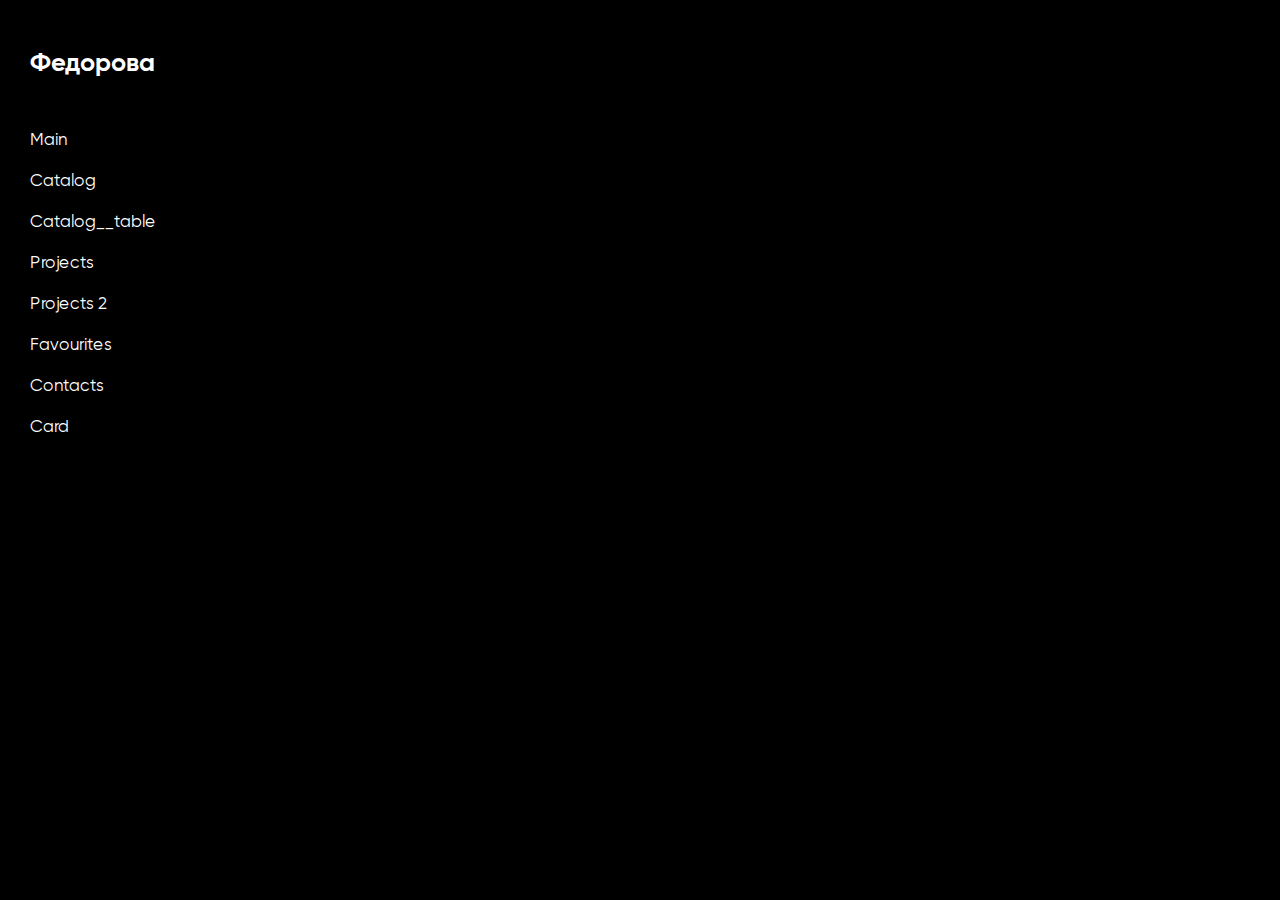
<file: index.html>
<!DOCTYPE html>
<html lang="ru">

<head>
  <meta charset="UTF-8" />
  <meta name="viewport" content="width=device-width, user-scalable=no, viewport-fit=cover" />
  <title>Все страницы</title>

  <link rel="apple-touch-icon" sizes="180x180" href="../img/favicon/apple-touch-icon.png">
  <link rel="icon" type="image/png" sizes="32x32" href="../img/favicon/favicon-32x32.png">
  <link rel="icon" type="image/png" sizes="16x16" href="../img/favicon/favicon-16x16.png">
  <link rel="manifest" href="../img/favicon//site.webmanifest">
  <link rel="mask-icon" href="../img/favicon/safari-pinned-tab.svg" color="#2f3c40">
  <meta name="msapplication-TileColor" content="#da532c">
  <meta name="theme-color" content="#ffffff">

  <link rel="stylesheet" type="text/css" href="fonts/stylesheet.css" />

  <link rel="stylesheet" type="text/css" href="libs/swiper/swiper-bundle.min.js" />
  <link rel="stylesheet" type="text/css" href="libs/selectric/selectric.css" />
  <link rel="stylesheet" type="text/css" href="libs/micromodal/micromodal.css" />
  <link rel="stylesheet" type="text/css" href="libs/fancybox/fancybox.css" />

  <link rel="stylesheet" type="text/css" href="css/style.css" />

  <style>
    body {
      padding: 50px 30px;
      background-color: #000;
      color: #fff;
    }

    a {
      display: table;
      text-decoration: underline;
      text-decoration-color: transparent;
      transition: text-decoration 0.3s;
      text-underline-offset: 5px;
    }

    a:hover {
      text-decoration-color: #fff;
    }

    a+a {
      margin-top: 15px;
    }

    h2 {
      margin-bottom: 50px;
      display: block;
    }
  </style>

</head>

<body>
  <h2>Федорова</h2>

  <a href="pages/index/index.html">Main</a>
  <a href="pages/catalog/catalog.html">Catalog</a>
  <a href="pages/catalog/catalog__table.html">Catalog__table</a>
  <a href="pages/projects/projects.html">Projects</a>
  <a href="pages/projects/projects2.html">Projects 2</a>
  <a href="pages/favourites/favourites.html">Favourites</a>
  <a href="pages/contacts/contacts.html">Contacts</a>
  <a href="pages/card/card.html">Card</a>
  <br />
  <br />
  <!-- <a href="pages/modals/modals.html">Все модальные окна</a> -->

  <script src="libs/jquery/jquery-3.6.4.min.js"></script>
  <script src="libs/swiper/swiper-bundle.min.js"></script>
  <script src="libs/selectric/jquery.selectric.min.js"></script>
  <script src="libs/micromodal/micromodal.min.js"></script>
  <script src="libs/tabslet/jquery.tabslet.min.js"></script>
  <script src="libs/fancybox/fancybox.umd.js"></script>
  <script src="libs/inputmask/jquery.inputmask.min.js"></script>
  <script src="js/main.js"></script>
</body>

</html>
</file>
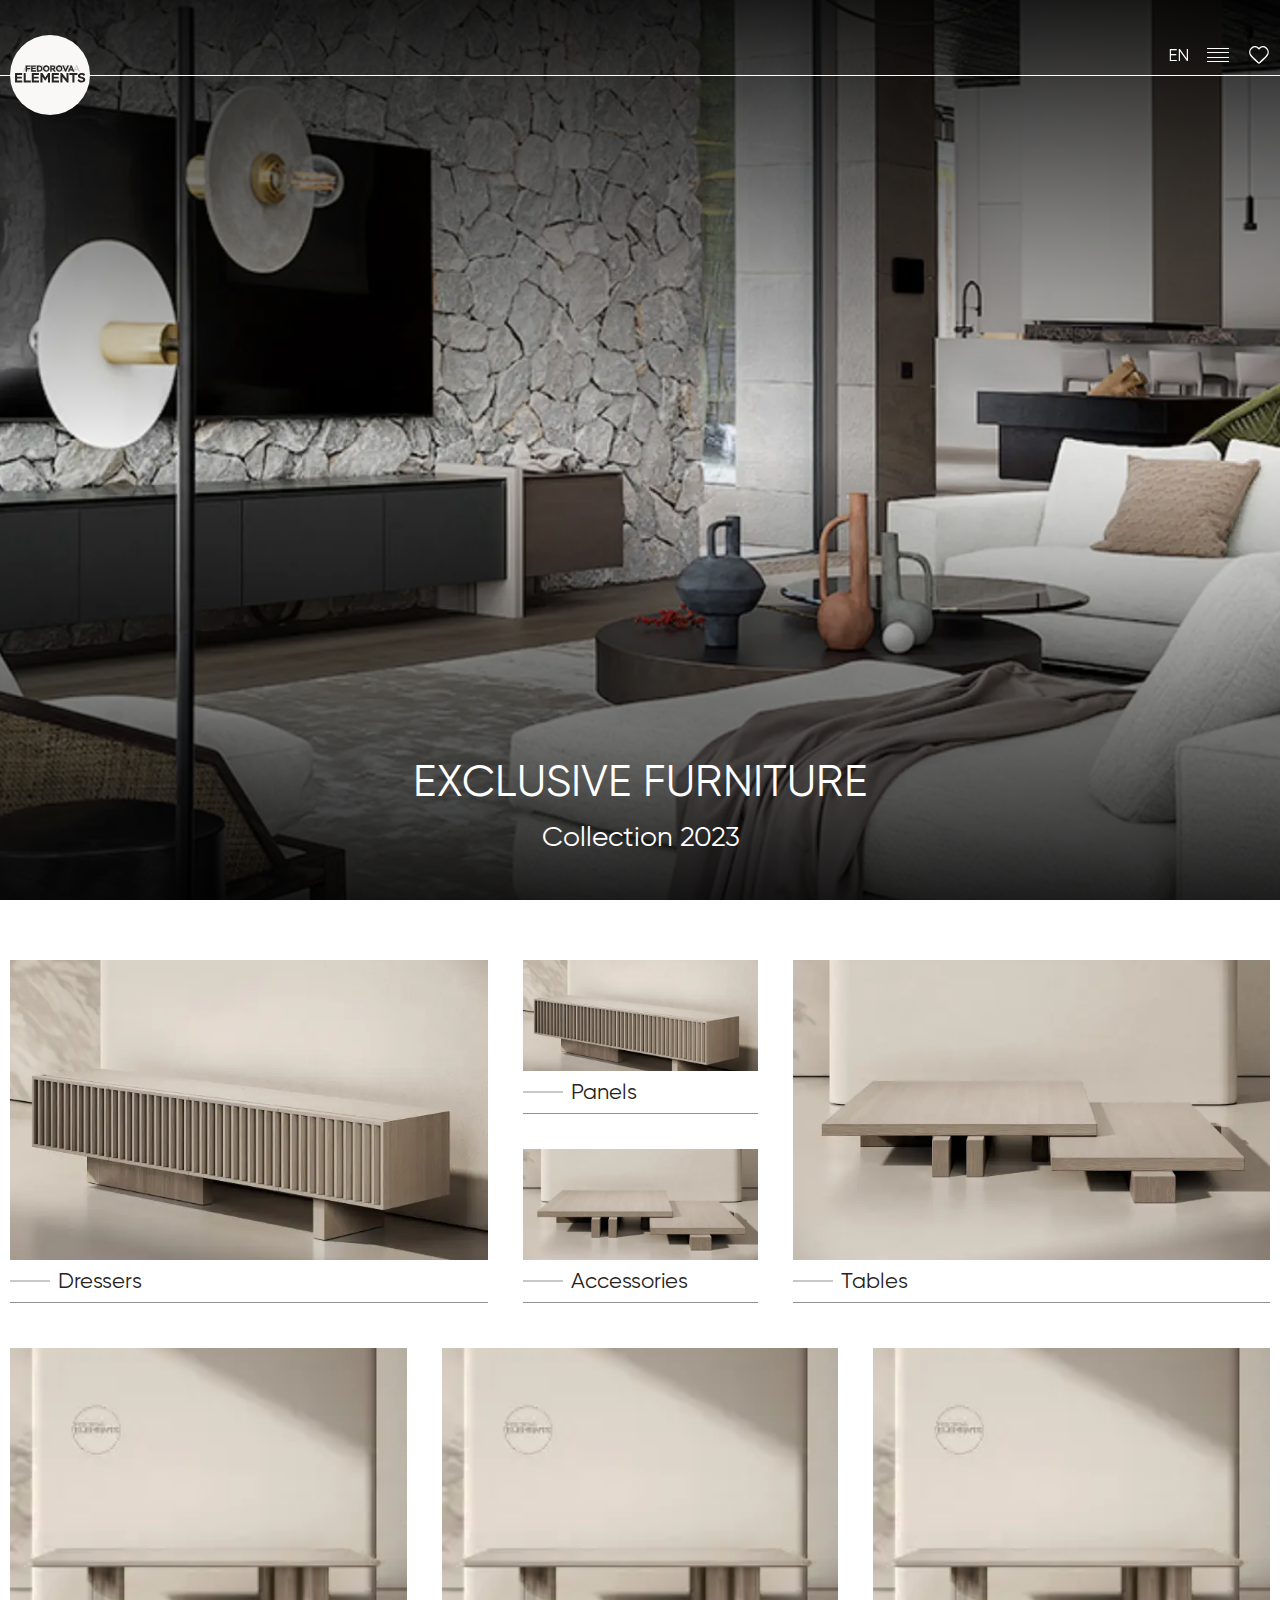
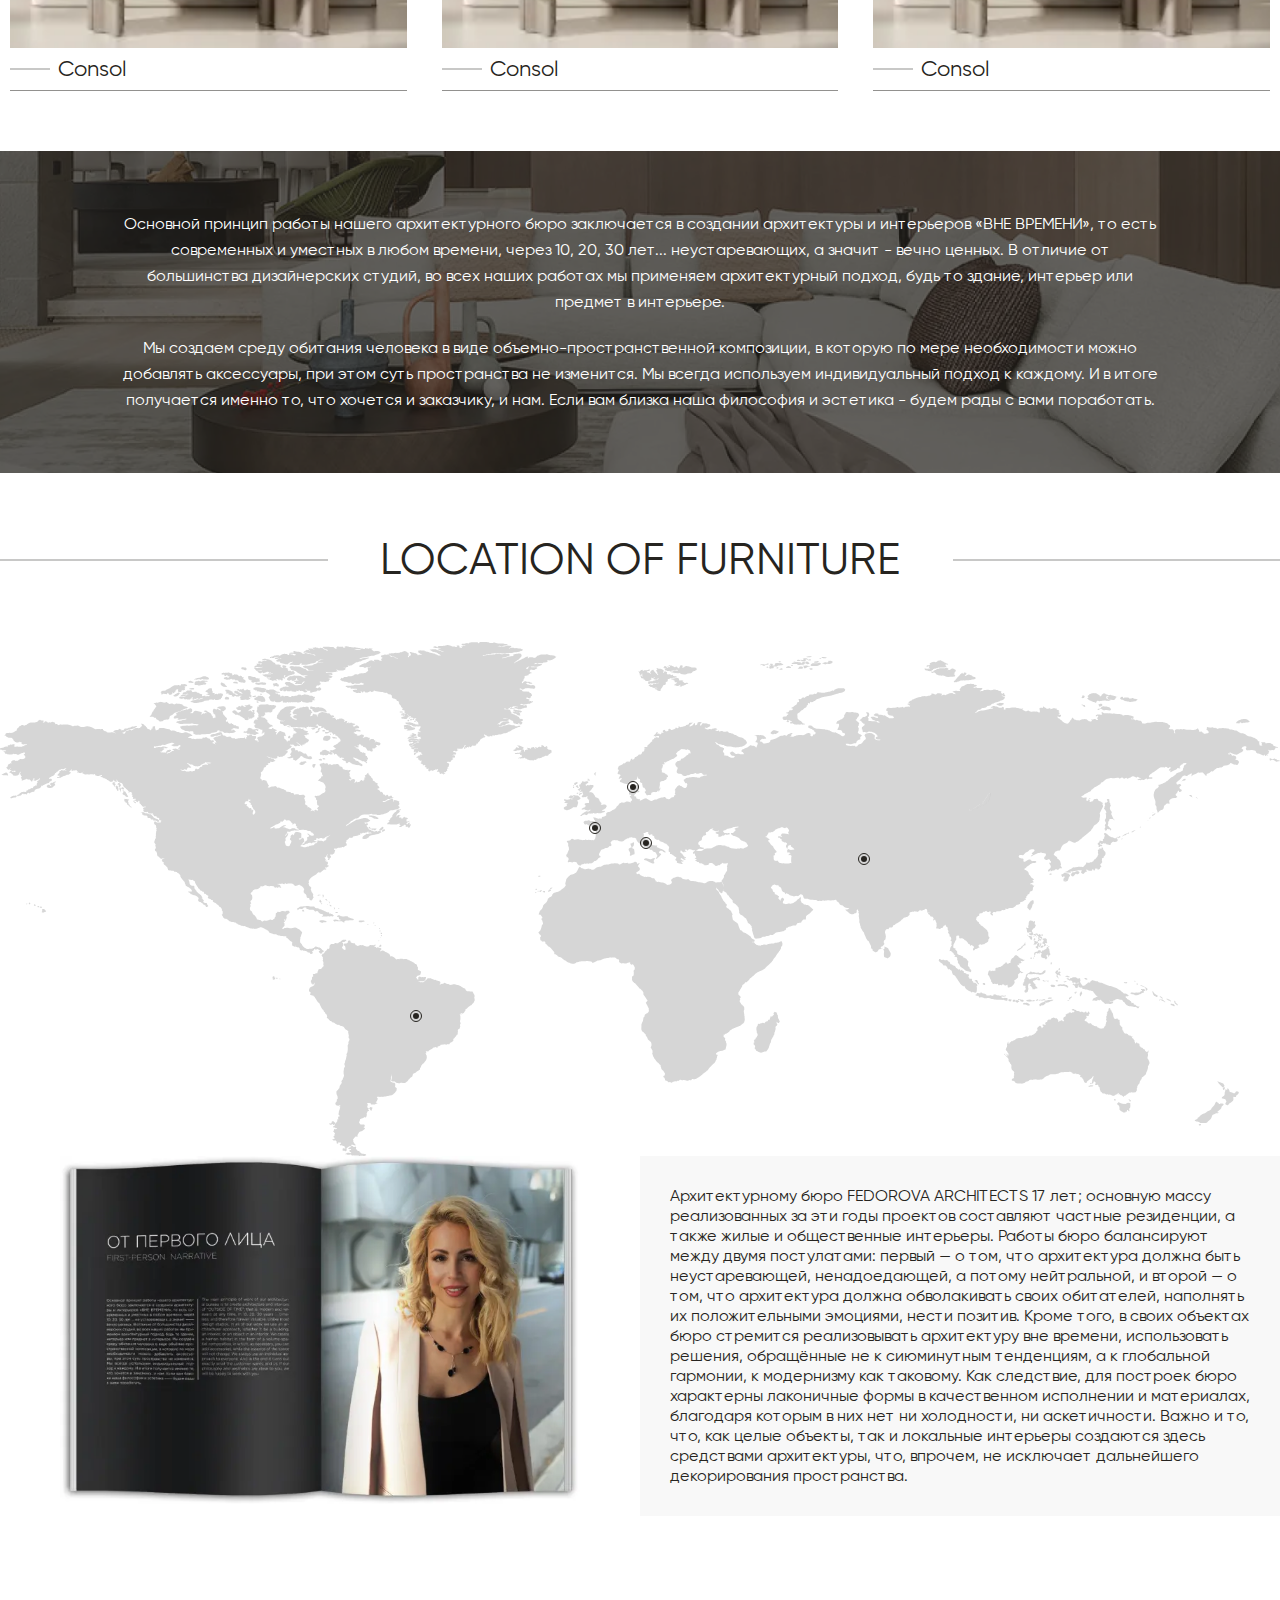
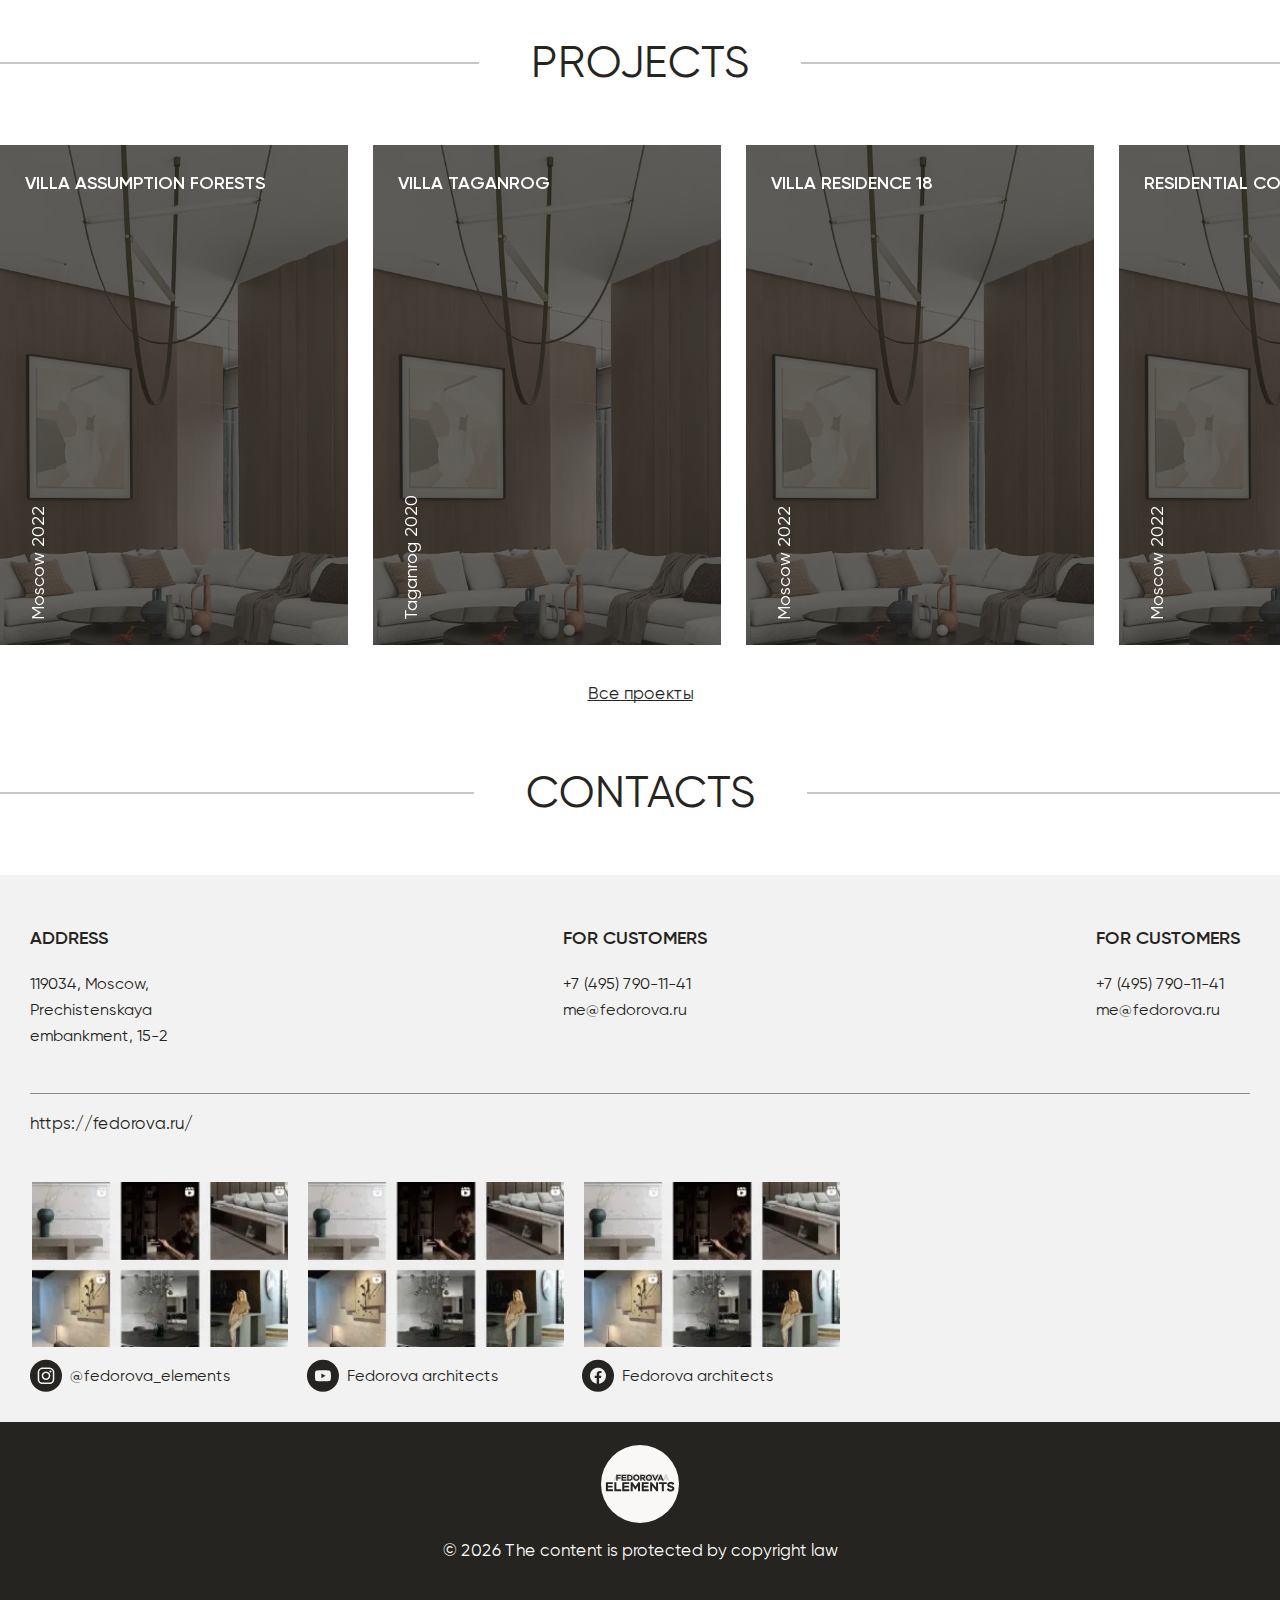
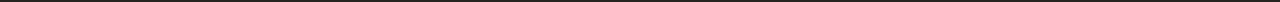
<file: pages/index/index.html>
<!DOCTYPE html>
<html lang="ru">

<head>
    <meta charset="UTF-8" />
    <meta name="viewport" content="width=device-width, user-scalable=no, viewport-fit=cover" />
    <title>Main</title>

    <link rel="apple-touch-icon" sizes="180x180" href="../../img/favicon/apple-touch-icon.png">
    <link rel="icon" type="image/png" sizes="32x32" href="../../img/favicon/favicon-32x32.png">
    <link rel="icon" type="image/png" sizes="16x16" href="../../img/favicon/favicon-16x16.png">
    <link rel="manifest" href="../../img/favicon//site.webmanifest">
    <link rel="mask-icon" href="../../img/favicon/safari-pinned-tab.svg" color="#2f3c40">
    <meta name="msapplication-TileColor" content="#da532c">
    <meta name="theme-color" content="#ffffff">

    <link rel="stylesheet" type="text/css" href="../../fonts/stylesheet.css" />

    <link rel="stylesheet" type="text/css" href="../../libs/swiper/swiper-bundle.min.css" />
    <link rel="stylesheet" type="text/css" href="../../libs/selectric/selectric.css" />
    <link rel="stylesheet" type="text/css" href="../../libs/micromodal/micromodal.css" />
    <link rel="stylesheet" type="text/css" href="../../libs/fancybox/fancybox.css" />

    <link rel="stylesheet" type="text/css" href="../../css/style.css" />
</head>

<body>

    <div class="site-wrapper index-page">
        <header class="header">
            <div class="container">
                <div class="header__inner">
                    <div class="logo">
                        <picture class="picture">
                            <img class="logo-fixed" src="../../img/svg/logo-fixed.svg" alt="logo">
                            <img class="logo-static" src="../../img/svg/logo.svg" alt="logo">
                        </picture>
                    </div>

                    <div class="header-controls">
                        <div class="lang">
                            <span class="lang-text">EN</span>
                        </div>

                        <div class="burger">
                            <div class="burger-line"></div>
                            <div class="burger-line"></div>
                            <div class="burger-line"></div>
                            <div class="burger-line"></div>
                        </div>

                        <a class="btn-favorite">
                            <svg width="23" height="22" viewBox="0 0 23 22" fill="none"
                                xmlns="http://www.w3.org/2000/svg">
                                <path fill-rule="evenodd" clip-rule="evenodd"
                                    d="M11.9494 4.70783C10.1167 2.5652 7.06043 1.98884 4.76414 3.95085C2.46784 5.91285 2.14456 9.19323 3.94785 11.5137C5.30992 13.2664 9.17935 16.785 10.9913 18.402C11.3244 18.6992 11.491 18.8478 11.686 18.9063C11.8553 18.9571 12.0435 18.9571 12.2128 18.9063C12.4078 18.8478 12.5743 18.6992 12.9074 18.402C14.7194 16.785 18.5889 13.2664 19.9509 11.5137C21.7542 9.19323 21.4704 5.89221 19.1346 3.95085C16.7989 2.00948 13.7821 2.5652 11.9494 4.70783Z"
                                    stroke="white" stroke-width="1.375" stroke-linecap="round"
                                    stroke-linejoin="round" />
                            </svg>
                        </a>
                    </div>
                </div>
            </div>
        </header>
        <main class="main">
            <section class="grettings">

                <picture class="picture">
                    <source type="image/webp" srcset="../../img/bg-grettings.webp" />
                    <img src="../../img/bg-grettings.jpg" alt="">
                </picture>

                <div class="greettings__inner">
                    <div class="container">
                        <h1 class="caption caption--two">Exclusive furniture</h1>
                        <h2 class="caption caption--three">Collection 2023</h2>
                    </div>
                </div>

            </section>

            <section class="main-catalog">
                <div class="container">
                    <div class="grid-catalog grid-catalog-top">
                        <div class="grid-item">
                            <picture class='picture'>
                                <a href="#"></a>
                                <source type="image/webp" srcset="../../img/pic-catalog1.webp" />
                                <img src="../../img/pic-catalog1.jpg" alt="" />
                            </picture>
                            <span class="grid-item__name">Dressers</span>
                        </div>
                        <div class="grid-item grid-item--small">
                            <picture class='picture'>
                                <a href="#"></a>
                                <source type="image/webp" srcset="../../img/pic-catalog1.webp" />
                                <img src="../../img/pic-catalog1.jpg" alt="" />
                            </picture>
                            <span class="grid-item__name">Panels</span>
                        </div>
                        <div class="grid-item grid-item--small">
                            <picture class='picture'>
                                <a href="#"></a>
                                <source type="image/webp" srcset="../../img/pic-catalog2.webp" />
                                <img src="../../img/pic-catalog2.jpg" alt="" />
                            </picture>
                            <span class="grid-item__name">Accessories </span>
                        </div>
                        <div class="grid-item">
                            <picture class='picture'>
                                <a href="#"></a>
                                <source type="image/webp" srcset="../../img/pic-catalog2.webp" />
                                <img src="../../img/pic-catalog2.jpg" alt="" />
                            </picture>
                            <span class="grid-item__name">Tables</span>
                        </div>
                    </div>
                    <div class="grid-catalog grid-catalog-bottom">
                        <div class="grid-item">
                            <picture class='picture'>
                                <a href="#"></a>
                                <source type="image/webp" srcset="../../img/pic-catalog4.webp" />
                                <img src="../../img/pic-catalog4.jpg" alt="" />
                            </picture>
                            <span class="grid-item__name">Consol</span>
                        </div>

                        <div class="grid-item">
                            <picture class='picture'>
                                <a href="#"></a>
                                <source type="image/webp" srcset="../../img/pic-catalog4.webp" />
                                <img src="../../img/pic-catalog4.jpg" alt="" />
                            </picture>
                            <span class="grid-item__name">Consol</span>
                        </div>

                        <div class="grid-item">
                            <picture class='picture'>
                                <a href="#"></a>
                                <source type="image/webp" srcset="../../img/pic-catalog4.webp" />
                                <img src="../../img/pic-catalog4.jpg" alt="" />
                            </picture>
                            <span class="grid-item__name">Consol</span>
                        </div>
                    </div>
                </div>
            </section>

            <section class="text-simple" style="background-image: url(../../img/pic-text-simple2.webp);">
                <div class="container">
                    <div class="text-simple__content">
                        <p>Основной принцип работы нашего архитектурного бюро заключается в создании архитектуры и
                            интерьеров «ВНЕ ВРЕМЕНИ», то есть современных и уместных в любом времени, через 10, 20, 30
                            лет... неустаревающих, а значит - вечно ценных. В отличие от большинства дизайнерских
                            студий, во всех наших работах мы применяем архитектурный подход, будь то здание, интерьер
                            или предмет в интерьере.</p>

                        <p>Мы создаем среду обитания человека в виде объемно-пространственной композиции, в которую по
                            мере необходимости можно добавлять аксессуары, при этом суть пространства не изменится. Мы
                            всегда используем индивидуальный подход к каждому. И в итоге получается именно то, что
                            хочется и заказчику, и нам. Если вам близка наша философия и эстетика - будем рады с вами
                            поработать.</p>

                    </div>
                </div>
            </section>

            <section class="word-section">
                <div class="title-section">
                    <h2 class="caption caption--two">location of furniture</h2>
                </div>

                <div class="word-map">

                    <picture class="picture word-map__picture">
                        <img src="../../img/svg/map-word.svg" alt="">
                    </picture>

                    <div class="design-invis">
                        <div class="design-invis__item" style="left:32%;bottom:26%">
                            <div class="circle"></div>

                            <div class="designer-info">
                                <div class="designer-info__head">
                                    <button class="designer-info__close">
                                        <svg width="7" height="7" viewBox="0 0 7 7" fill="none"
                                            xmlns="http://www.w3.org/2000/svg">
                                            <path
                                                d="M0.244769 6.00468C0.11378 5.87743 0.117522 5.66036 0.244769 5.53312L2.63999 3.13415L0.244769 0.738924C0.117522 0.611677 0.117522 0.398353 0.244769 0.267364C0.372015 0.132632 0.592825 0.136375 0.720071 0.267364L3.1153 2.66259L5.51052 0.267364C5.63777 0.136375 5.85483 0.136375 5.98582 0.267364C6.11681 0.39461 6.11307 0.611677 5.98582 0.738924L3.5906 3.13415L5.98582 5.53312C6.11307 5.66036 6.11307 5.87369 5.98582 6.00468C5.85858 6.13567 5.63777 6.13192 5.51052 6.00468L3.1153 3.60945L0.720071 6.00468C0.592825 6.13192 0.375758 6.13192 0.244769 6.00468Z"
                                                fill="#262420" fill-opacity="0.5" />
                                        </svg>
                                    </button>
                                </div>

                                <div class="slider-picture">
                                    <div class="swiper-wrapper">
                                        <div class="swiper-slide">
                                            <picture class="picture designer-info__picture">
                                                <a href="../../img/pic-design1.webp" data-fancybox=""></a>
                                                <source type="image/webp" srcset="../../img/pic-design1.webp">
                                                <img src="../../img/pic-design1.jpg" alt="">
                                            </picture>
                                        </div>
                                        <div class="swiper-slide">
                                            <picture class="picture designer-info__picture">
                                                <a href="../../img/pic-design1.webp" data-fancybox=""></a>
                                                <source type="image/webp" srcset="../../img/pic-design1.webp">
                                                <img src="../../img/pic-design1.jpg" alt="">
                                            </picture>
                                        </div>
                                        <div class="swiper-slide">
                                            <picture class="picture designer-info__picture">
                                                <a href="../../img/pic-design1.webp" data-fancybox=""></a>
                                                <source type="image/webp" srcset="../../img/pic-design1.webp">
                                                <img src="../../img/pic-design1.jpg" alt="">
                                            </picture>
                                        </div>
                                    </div>
                                    <div class="swiper-pagination"></div>
                                </div>

                                <div class="designer-info__text">
                                    <span class="caption">Вилла Twin TWO</span>
                                    <p>Франция, 2020</p>
                                    <a href="#" class="designer-info__arrow">
                                        <svg width="8" height="14" viewBox="0 0 8 14" fill="none"
                                            xmlns="http://www.w3.org/2000/svg">
                                            <path
                                                d="M7.63278 7.05029C7.63278 7.24561 7.55466 7.41748 7.40622 7.56592L1.21872 13.6206C1.07809 13.7612 0.906219 13.8315 0.703094 13.8315C0.304657 13.8315 -0.00784302 13.5269 -0.00784302 13.1206C-0.00784302 12.9175 0.070282 12.7456 0.195282 12.6128L5.88278 7.05029L0.195282 1.48779C0.070282 1.35498 -0.00784302 1.17529 -0.00784302 0.97998C-0.00784302 0.57373 0.304657 0.269043 0.703094 0.269043C0.906219 0.269043 1.07809 0.339355 1.21872 0.472168L7.40622 6.53467C7.55466 6.67529 7.63278 6.85498 7.63278 7.05029Z"
                                                fill="#262420" />
                                        </svg>
                                    </a>
                                </div>
                            </div>
                        </div>
                        <div class="design-invis__item" style="left:46%;top:35%">
                            <div class="circle"></div>

                            <div class="designer-info">
                                <div class="designer-info__head">
                                    <button class="designer-info__close">
                                        <svg width="7" height="7" viewBox="0 0 7 7" fill="none"
                                            xmlns="http://www.w3.org/2000/svg">
                                            <path
                                                d="M0.244769 6.00468C0.11378 5.87743 0.117522 5.66036 0.244769 5.53312L2.63999 3.13415L0.244769 0.738924C0.117522 0.611677 0.117522 0.398353 0.244769 0.267364C0.372015 0.132632 0.592825 0.136375 0.720071 0.267364L3.1153 2.66259L5.51052 0.267364C5.63777 0.136375 5.85483 0.136375 5.98582 0.267364C6.11681 0.39461 6.11307 0.611677 5.98582 0.738924L3.5906 3.13415L5.98582 5.53312C6.11307 5.66036 6.11307 5.87369 5.98582 6.00468C5.85858 6.13567 5.63777 6.13192 5.51052 6.00468L3.1153 3.60945L0.720071 6.00468C0.592825 6.13192 0.375758 6.13192 0.244769 6.00468Z"
                                                fill="#262420" fill-opacity="0.5" />
                                        </svg>
                                    </button>
                                </div>

                                <div class="slider-picture">
                                    <div class="swiper-wrapper">
                                        <div class="swiper-slide">
                                            <picture class="picture designer-info__picture">
                                                <a href="../../img/pic-design1.webp" data-fancybox=""></a>
                                                <source type="image/webp" srcset="../../img/pic-design1.webp">
                                                <img src="../../img/pic-design1.jpg" alt="">
                                            </picture>
                                        </div>
                                        <div class="swiper-slide">
                                            <picture class="picture designer-info__picture">
                                                <a href="../../img/pic-design1.webp" data-fancybox=""></a>
                                                <source type="image/webp" srcset="../../img/pic-design1.webp">
                                                <img src="../../img/pic-design1.jpg" alt="">
                                            </picture>
                                        </div>
                                        <div class="swiper-slide">
                                            <picture class="picture designer-info__picture">
                                                <a href="../../img/pic-design1.webp" data-fancybox=""></a>
                                                <source type="image/webp" srcset="../../img/pic-design1.webp">
                                                <img src="../../img/pic-design1.jpg" alt="">
                                            </picture>
                                        </div>
                                    </div>
                                    <div class="swiper-pagination"></div>
                                </div>

                                <div class="designer-info__text">
                                    <span class="caption">Вилла Twin TWO</span>
                                    <p>Франция, 2020</p>
                                    <a href="#" class="designer-info__arrow">
                                        <svg width="8" height="14" viewBox="0 0 8 14" fill="none"
                                            xmlns="http://www.w3.org/2000/svg">
                                            <path
                                                d="M7.63278 7.05029C7.63278 7.24561 7.55466 7.41748 7.40622 7.56592L1.21872 13.6206C1.07809 13.7612 0.906219 13.8315 0.703094 13.8315C0.304657 13.8315 -0.00784302 13.5269 -0.00784302 13.1206C-0.00784302 12.9175 0.070282 12.7456 0.195282 12.6128L5.88278 7.05029L0.195282 1.48779C0.070282 1.35498 -0.00784302 1.17529 -0.00784302 0.97998C-0.00784302 0.57373 0.304657 0.269043 0.703094 0.269043C0.906219 0.269043 1.07809 0.339355 1.21872 0.472168L7.40622 6.53467C7.55466 6.67529 7.63278 6.85498 7.63278 7.05029Z"
                                                fill="#262420" />
                                        </svg>
                                    </a>
                                </div>
                            </div>
                        </div>
                        <div class="design-invis__item" style="left:49%;top:27%">
                            <div class="circle"></div>

                            <div class="designer-info">
                                <div class="designer-info__head">
                                    <button class="designer-info__close">
                                        <svg width="7" height="7" viewBox="0 0 7 7" fill="none"
                                            xmlns="http://www.w3.org/2000/svg">
                                            <path
                                                d="M0.244769 6.00468C0.11378 5.87743 0.117522 5.66036 0.244769 5.53312L2.63999 3.13415L0.244769 0.738924C0.117522 0.611677 0.117522 0.398353 0.244769 0.267364C0.372015 0.132632 0.592825 0.136375 0.720071 0.267364L3.1153 2.66259L5.51052 0.267364C5.63777 0.136375 5.85483 0.136375 5.98582 0.267364C6.11681 0.39461 6.11307 0.611677 5.98582 0.738924L3.5906 3.13415L5.98582 5.53312C6.11307 5.66036 6.11307 5.87369 5.98582 6.00468C5.85858 6.13567 5.63777 6.13192 5.51052 6.00468L3.1153 3.60945L0.720071 6.00468C0.592825 6.13192 0.375758 6.13192 0.244769 6.00468Z"
                                                fill="#262420" fill-opacity="0.5" />
                                        </svg>
                                    </button>
                                </div>

                                <div class="slider-picture">
                                    <div class="swiper-wrapper">
                                        <div class="swiper-slide">
                                            <picture class="picture designer-info__picture">
                                                <a href="../../img/pic-design1.webp" data-fancybox=""></a>
                                                <source type="image/webp" srcset="../../img/pic-design1.webp">
                                                <img src="../../img/pic-design1.jpg" alt="">
                                            </picture>
                                        </div>
                                        <div class="swiper-slide">
                                            <picture class="picture designer-info__picture">
                                                <a href="../../img/pic-design1.webp" data-fancybox=""></a>
                                                <source type="image/webp" srcset="../../img/pic-design1.webp">
                                                <img src="../../img/pic-design1.jpg" alt="">
                                            </picture>
                                        </div>
                                        <div class="swiper-slide">
                                            <picture class="picture designer-info__picture">
                                                <a href="../../img/pic-design1.webp" data-fancybox=""></a>
                                                <source type="image/webp" srcset="../../img/pic-design1.webp">
                                                <img src="../../img/pic-design1.jpg" alt="">
                                            </picture>
                                        </div>
                                    </div>
                                    <div class="swiper-pagination"></div>
                                </div>

                                <div class="designer-info__text">
                                    <span class="caption">Вилла Twin TWO</span>
                                    <p>Франция, 2020</p>
                                    <a href="#" class="designer-info__arrow">
                                        <svg width="8" height="14" viewBox="0 0 8 14" fill="none"
                                            xmlns="http://www.w3.org/2000/svg">
                                            <path
                                                d="M7.63278 7.05029C7.63278 7.24561 7.55466 7.41748 7.40622 7.56592L1.21872 13.6206C1.07809 13.7612 0.906219 13.8315 0.703094 13.8315C0.304657 13.8315 -0.00784302 13.5269 -0.00784302 13.1206C-0.00784302 12.9175 0.070282 12.7456 0.195282 12.6128L5.88278 7.05029L0.195282 1.48779C0.070282 1.35498 -0.00784302 1.17529 -0.00784302 0.97998C-0.00784302 0.57373 0.304657 0.269043 0.703094 0.269043C0.906219 0.269043 1.07809 0.339355 1.21872 0.472168L7.40622 6.53467C7.55466 6.67529 7.63278 6.85498 7.63278 7.05029Z"
                                                fill="#262420" />
                                        </svg>
                                    </a>
                                </div>
                            </div>
                        </div>
                        <div class="design-invis__item" style="left:50%;top:38%">
                            <div class="circle"></div>

                            <div class="designer-info">
                                <div class="designer-info__head">
                                    <button class="designer-info__close">
                                        <svg width="7" height="7" viewBox="0 0 7 7" fill="none"
                                            xmlns="http://www.w3.org/2000/svg">
                                            <path
                                                d="M0.244769 6.00468C0.11378 5.87743 0.117522 5.66036 0.244769 5.53312L2.63999 3.13415L0.244769 0.738924C0.117522 0.611677 0.117522 0.398353 0.244769 0.267364C0.372015 0.132632 0.592825 0.136375 0.720071 0.267364L3.1153 2.66259L5.51052 0.267364C5.63777 0.136375 5.85483 0.136375 5.98582 0.267364C6.11681 0.39461 6.11307 0.611677 5.98582 0.738924L3.5906 3.13415L5.98582 5.53312C6.11307 5.66036 6.11307 5.87369 5.98582 6.00468C5.85858 6.13567 5.63777 6.13192 5.51052 6.00468L3.1153 3.60945L0.720071 6.00468C0.592825 6.13192 0.375758 6.13192 0.244769 6.00468Z"
                                                fill="#262420" fill-opacity="0.5" />
                                        </svg>
                                    </button>
                                </div>

                                <div class="slider-picture">
                                    <div class="swiper-wrapper">
                                        <div class="swiper-slide">
                                            <picture class="picture designer-info__picture">
                                                <a href="../../img/pic-design1.webp" data-fancybox=""></a>
                                                <source type="image/webp" srcset="../../img/pic-design1.webp">
                                                <img src="../../img/pic-design1.jpg" alt="">
                                            </picture>
                                        </div>
                                        <div class="swiper-slide">
                                            <picture class="picture designer-info__picture">
                                                <a href="../../img/pic-design1.webp" data-fancybox=""></a>
                                                <source type="image/webp" srcset="../../img/pic-design1.webp">
                                                <img src="../../img/pic-design1.jpg" alt="">
                                            </picture>
                                        </div>
                                        <div class="swiper-slide">
                                            <picture class="picture designer-info__picture">
                                                <a href="../../img/pic-design1.webp" data-fancybox=""></a>
                                                <source type="image/webp" srcset="../../img/pic-design1.webp">
                                                <img src="../../img/pic-design1.jpg" alt="">
                                            </picture>
                                        </div>
                                    </div>
                                    <div class="swiper-pagination"></div>
                                </div>

                                <div class="designer-info__text">
                                    <span class="caption">Вилла Twin TWO</span>
                                    <p>Франция, 2020</p>
                                    <a href="#" class="designer-info__arrow">
                                        <svg width="8" height="14" viewBox="0 0 8 14" fill="none"
                                            xmlns="http://www.w3.org/2000/svg">
                                            <path
                                                d="M7.63278 7.05029C7.63278 7.24561 7.55466 7.41748 7.40622 7.56592L1.21872 13.6206C1.07809 13.7612 0.906219 13.8315 0.703094 13.8315C0.304657 13.8315 -0.00784302 13.5269 -0.00784302 13.1206C-0.00784302 12.9175 0.070282 12.7456 0.195282 12.6128L5.88278 7.05029L0.195282 1.48779C0.070282 1.35498 -0.00784302 1.17529 -0.00784302 0.97998C-0.00784302 0.57373 0.304657 0.269043 0.703094 0.269043C0.906219 0.269043 1.07809 0.339355 1.21872 0.472168L7.40622 6.53467C7.55466 6.67529 7.63278 6.85498 7.63278 7.05029Z"
                                                fill="#262420" />
                                        </svg>
                                    </a>
                                </div>
                            </div>
                        </div>
                        <div class="design-invis__item" style="right:32%;top:41%">
                            <div class="circle"></div>

                            <div class="designer-info">
                                <div class="designer-info__head">
                                    <button class="designer-info__close">
                                        <svg width="7" height="7" viewBox="0 0 7 7" fill="none"
                                            xmlns="http://www.w3.org/2000/svg">
                                            <path
                                                d="M0.244769 6.00468C0.11378 5.87743 0.117522 5.66036 0.244769 5.53312L2.63999 3.13415L0.244769 0.738924C0.117522 0.611677 0.117522 0.398353 0.244769 0.267364C0.372015 0.132632 0.592825 0.136375 0.720071 0.267364L3.1153 2.66259L5.51052 0.267364C5.63777 0.136375 5.85483 0.136375 5.98582 0.267364C6.11681 0.39461 6.11307 0.611677 5.98582 0.738924L3.5906 3.13415L5.98582 5.53312C6.11307 5.66036 6.11307 5.87369 5.98582 6.00468C5.85858 6.13567 5.63777 6.13192 5.51052 6.00468L3.1153 3.60945L0.720071 6.00468C0.592825 6.13192 0.375758 6.13192 0.244769 6.00468Z"
                                                fill="#262420" fill-opacity="0.5" />
                                        </svg>
                                    </button>
                                </div>

                                <div class="slider-picture">
                                    <div class="swiper-wrapper">
                                        <div class="swiper-slide">
                                            <picture class="picture designer-info__picture">
                                                <a href="../../img/pic-design1.webp" data-fancybox=""></a>
                                                <source type="image/webp" srcset="../../img/pic-design1.webp">
                                                <img src="../../img/pic-design1.jpg" alt="">
                                            </picture>
                                        </div>
                                        <div class="swiper-slide">
                                            <picture class="picture designer-info__picture">
                                                <a href="../../img/pic-design1.webp" data-fancybox=""></a>
                                                <source type="image/webp" srcset="../../img/pic-design1.webp">
                                                <img src="../../img/pic-design1.jpg" alt="">
                                            </picture>
                                        </div>
                                        <div class="swiper-slide">
                                            <picture class="picture designer-info__picture">
                                                <a href="../../img/pic-design1.webp" data-fancybox=""></a>
                                                <source type="image/webp" srcset="../../img/pic-design1.webp">
                                                <img src="../../img/pic-design1.jpg" alt="">
                                            </picture>
                                        </div>
                                    </div>
                                    <div class="swiper-pagination"></div>
                                </div>

                                <div class="designer-info__text">
                                    <span class="caption">Вилла Twin TWO</span>
                                    <p>Франция, 2020</p>
                                    <a href="#" class="designer-info__arrow">
                                        <svg width="8" height="14" viewBox="0 0 8 14" fill="none"
                                            xmlns="http://www.w3.org/2000/svg">
                                            <path
                                                d="M7.63278 7.05029C7.63278 7.24561 7.55466 7.41748 7.40622 7.56592L1.21872 13.6206C1.07809 13.7612 0.906219 13.8315 0.703094 13.8315C0.304657 13.8315 -0.00784302 13.5269 -0.00784302 13.1206C-0.00784302 12.9175 0.070282 12.7456 0.195282 12.6128L5.88278 7.05029L0.195282 1.48779C0.070282 1.35498 -0.00784302 1.17529 -0.00784302 0.97998C-0.00784302 0.57373 0.304657 0.269043 0.703094 0.269043C0.906219 0.269043 1.07809 0.339355 1.21872 0.472168L7.40622 6.53467C7.55466 6.67529 7.63278 6.85498 7.63278 7.05029Z"
                                                fill="#262420" />
                                        </svg>
                                    </a>
                                </div>
                            </div>
                        </div>
                    </div>
                </div>

                <div class="magazine-section">
                    <div class="magazine-block">
                        <div class="magazine-block__picture">
                            <picture class='picture'>
                                <source type="image/webp" srcset="../../img/pic-book.webp" />
                                <img src="../../img/pic-book.jpg" alt="" />
                            </picture>
                        </div>

                        <div class="magazine-block__text">
                            <p>Архитектурному бюро FEDOROVA ARCHITECTS 17 лет; основную массу реализованных за эти годы
                                проектов составляют частные резиденции, а также жилые и общественные интерьеры. Работы
                                бюро балансируют между двумя постулатами: первый — о том, что архитектура должна быть
                                неустаревающей, ненадоедающей, а потому нейтральной, и второй — о том, что архитектура
                                должна обволакивать своих обитателей, наполнять их положительными эмоциями, нести
                                позитив. Кроме того, в своих объектах бюро стремится реализовывать архитектуру вне
                                времени, использовать решения, обращённые не к сиюминутным тенденциям, а к глобальной
                                гармонии, к модернизму как таковому. Как следствие, для построек бюро характерны
                                лаконичные формы в качественном исполнении и материалах, благодаря которым в них нет ни
                                холодности, ни аскетичности. Важно и то, что, как целые объекты, так и локальные
                                интерьеры создаются здесь средствами архитектуры, что, впрочем, не исключает дальнейшего
                                декорирования пространства.</p>
                        </div>
                    </div>
                </div>
            </section>

            <section class="projects-section">
                <div class="title-section">
                    <h2 class="caption caption--two">projects</h2>
                </div>

                <div class="projects-slider swaiper">
                    <div class="swiper-wrapper">
                        <div class="swiper-slide">
                            <a href="#"></a>
                            <div class="projects-slider__content">
                                <span class="projects-slider__name">Villa
                                    Assumption
                                    forests</span>

                                <span class="projects-slider__desc">Moscow 2022</span>
                            </div>

                            <picture class='picture'>
                                <source type="image/webp" srcset="../../img/pic-projects1.webp" />
                                <img src="../../img/pic-projects1.jpg" alt="" />
                            </picture>
                        </div>
                        <div class="swiper-slide">
                            <a href="#"></a>
                            <div class="projects-slider__content">
                                <span class="projects-slider__name">Villa
                                    Taganrog</span>

                                <span class="projects-slider__desc">Taganrog 2020</span>
                            </div>

                            <picture class='picture'>
                                <source type="image/webp" srcset="../../img/pic-projects1.webp" />
                                <img src="../../img/pic-projects1.jpg" alt="" />
                            </picture>
                        </div>
                        <div class="swiper-slide">
                            <a href="#"></a>
                            <div class="projects-slider__content">
                                <span class="projects-slider__name">Villa
                                    Residence 18</span>

                                <span class="projects-slider__desc">Moscow 2022</span>
                            </div>

                            <picture class='picture'>
                                <source type="image/webp" srcset="../../img/pic-projects1.webp" />
                                <img src="../../img/pic-projects1.jpg" alt="" />
                            </picture>
                        </div>
                        <div class="swiper-slide">
                            <a href="#"></a>
                            <div class="projects-slider__content">
                                <span class="projects-slider__name">residential
                                    complex
                                    Monet 1</span>

                                <span class="projects-slider__desc">Moscow 2022</span>
                            </div>

                            <picture class='picture'>
                                <source type="image/webp" srcset="../../img/pic-projects1.webp" />
                                <img src="../../img/pic-projects1.jpg" alt="" />
                            </picture>
                        </div>
                        <div class="swiper-slide">
                            <a href="#"></a>
                            <div class="projects-slider__content">
                                <span class="projects-slider__name">Villa
                                    Assumption
                                    forests</span>

                                <span class="projects-slider__desc">Moscow 2022</span>
                            </div>

                            <picture class='picture'>
                                <source type="image/webp" srcset="../../img/pic-projects1.webp" />
                                <img src="../../img/pic-projects1.jpg" alt="" />
                            </picture>
                        </div>
                    </div>
                </div>

                <div class="projects-section__controls">
                    <a href="#">Все проекты</a>
                </div>
            </section>

            <section class="contacts-section">
                <div class="title-section">
                    <h2 class="caption caption--two">Contacts</h2>
                </div>

                <div class="contacts-section__left">
                    <div class="contacts-col">
                        <span class="contacts-col__title">address</span>
                        <span class="contacts-col__txt">119034, Moscow,
                            Prechistenskaya
                            embankment, 15-2</span>
                    </div>
                    <div class="contacts-col">
                        <span class="contacts-col__title">FOR CUSTOMERS</span>
                        <a href="tel:74957901141">+7 (495) 790-11-41</a>
                        <a href="mailto:me@fedorova.ru">me@fedorova.ru</a>
                    </div>
                    <div class="contacts-col">
                        <span class="contacts-col__title">FOR CUSTOMERS</span>
                        <a href="tel:74957901141">+7 (495) 790-11-41</a>
                        <a href="mailto:me@fedorova.ru">me@fedorova.ru</a>
                    </div>

                    <div class="contacts-row">
                        <a href="https://fedorova.ru/">https://fedorova.ru/</a>
                    </div>
                </div>
                <div class="contacts-section__right">
                    <ul>
                        <li>
                            <picture class='picture'>
                                <source type="image/webp" srcset="../../img/pic-contacts.webp" />
                                <img src="../../img/pic-contacts.jpg" alt="" />
                            </picture>
                            <div class="link">
                                <svg width="32" height="33" viewBox="0 0 32 33" fill="none"
                                    xmlns="http://www.w3.org/2000/svg">
                                    <path
                                        d="M16 19.5945C14.5 19.5945 13.2 18.3945 13.2 16.7945C13.2 15.2945 14.4 13.9945 16 13.9945C17.5 13.9945 18.8 15.1945 18.8 16.7945C18.8 18.2945 17.5 19.5945 16 19.5945Z"
                                        fill="#262420" />
                                    <path fill-rule="evenodd" clip-rule="evenodd"
                                        d="M19.4 9.99452H12.6C11.8 10.0945 11.4 10.1945 11.1 10.2945C10.7 10.3945 10.4 10.5945 10.1 10.8945C9.86261 11.1319 9.75045 11.3693 9.61489 11.6562C9.57916 11.7318 9.5417 11.8111 9.5 11.8945C9.48453 11.9409 9.46667 11.9897 9.44752 12.042C9.34291 12.3279 9.2 12.7183 9.2 13.3945V20.1945C9.3 20.9945 9.4 21.3945 9.5 21.6945C9.6 22.0945 9.8 22.3945 10.1 22.6945C10.3374 22.9319 10.5748 23.0441 10.8617 23.1796C10.9374 23.2154 11.0165 23.2528 11.1 23.2945C11.1464 23.31 11.1952 23.3279 11.2475 23.347C11.5333 23.4516 11.9238 23.5945 12.6 23.5945H19.4C20.2 23.4945 20.6 23.3945 20.9 23.2945C21.3 23.1945 21.6 22.9945 21.9 22.6945C22.1374 22.4571 22.2495 22.2198 22.3851 21.9328C22.4209 21.8572 22.4583 21.778 22.5 21.6945C22.5155 21.6481 22.5333 21.5993 22.5525 21.547C22.6571 21.2612 22.8 20.8708 22.8 20.1945V13.3945C22.7 12.5945 22.6 12.1945 22.5 11.8945C22.4 11.4945 22.2 11.1945 21.9 10.8945C21.6626 10.6571 21.4252 10.545 21.1383 10.4094C21.0627 10.3737 20.9833 10.3362 20.9 10.2945C20.8536 10.2791 20.8048 10.2612 20.7525 10.242C20.4667 10.1374 20.0762 9.99452 19.4 9.99452ZM16 12.4945C13.6 12.4945 11.7 14.3945 11.7 16.7945C11.7 19.1945 13.6 21.0945 16 21.0945C18.4 21.0945 20.3 19.1945 20.3 16.7945C20.3 14.3945 18.4 12.4945 16 12.4945ZM21.4 12.3945C21.4 12.9468 20.9523 13.3945 20.4 13.3945C19.8477 13.3945 19.4 12.9468 19.4 12.3945C19.4 11.8422 19.8477 11.3945 20.4 11.3945C20.9523 11.3945 21.4 11.8422 21.4 12.3945Z"
                                        fill="#262420" />
                                    <path fill-rule="evenodd" clip-rule="evenodd"
                                        d="M0 16.7945C0 7.95797 7.16344 0.794525 16 0.794525C24.8366 0.794525 32 7.95797 32 16.7945C32 25.6311 24.8366 32.7945 16 32.7945C7.16344 32.7945 0 25.6311 0 16.7945ZM12.6 8.49452H19.4C20.3 8.59452 20.9 8.69452 21.4 8.89452C22 9.19452 22.4 9.39452 22.9 9.89452C23.4 10.3945 23.7 10.8945 23.9 11.3945C24.1 11.8945 24.3 12.4945 24.3 13.3945V20.1945C24.2 21.0945 24.1 21.6945 23.9 22.1945C23.6 22.7945 23.4 23.1945 22.9 23.6945C22.4 24.1945 21.9 24.4945 21.4 24.6945C20.9 24.8945 20.3 25.0945 19.4 25.0945H12.6C11.7 24.9945 11.1 24.8945 10.6 24.6945C10 24.3945 9.6 24.1945 9.1 23.6945C8.6 23.1945 8.3 22.6945 8.1 22.1945C7.9 21.6945 7.7 21.0945 7.7 20.1945V13.3945C7.8 12.4945 7.9 11.8945 8.1 11.3945C8.4 10.7945 8.6 10.3945 9.1 9.89452C9.6 9.39452 10.1 9.09452 10.6 8.89452C11.1 8.69452 11.7 8.49452 12.6 8.49452Z"
                                        fill="#262420" />
                                </svg>
                                <a href="#">@fedorova_elements</a>
                            </div>
                        </li>
                        <li>
                            <picture class='picture'>
                                <source type="image/webp" srcset="../../img/pic-contacts.webp" />
                                <img src="../../img/pic-contacts.jpg" alt="" />
                            </picture>
                            <div class="link">
                                <svg width="33" height="33" viewBox="0 0 33 33" fill="none"
                                    xmlns="http://www.w3.org/2000/svg">
                                    <path d="M19.5498 16.7945L15.3498 14.3945V19.1945L19.5498 16.7945Z"
                                        fill="#262420" />
                                    <path fill-rule="evenodd" clip-rule="evenodd"
                                        d="M0.949768 16.7945C0.949768 7.95797 8.11321 0.794525 16.9498 0.794525C25.7863 0.794525 32.9498 7.95797 32.9498 16.7945C32.9498 25.6311 25.7863 32.7945 16.9498 32.7945C8.11321 32.7945 0.949768 25.6311 0.949768 16.7945ZM23.1498 11.4945C23.8498 11.6945 24.3498 12.1945 24.5498 12.8945C24.9498 14.1945 24.9498 16.7945 24.9498 16.7945C24.9498 16.7945 24.9498 19.3945 24.6498 20.6945C24.4498 21.3945 23.9498 21.8945 23.2498 22.0945C21.9498 22.3945 16.9498 22.3945 16.9498 22.3945C16.9498 22.3945 11.8498 22.3945 10.6498 22.0945C9.94977 21.8945 9.44977 21.3945 9.24977 20.6945C8.94977 19.3945 8.94977 16.7945 8.94977 16.7945C8.94977 16.7945 8.94977 14.1945 9.14977 12.8945C9.34976 12.1945 9.84977 11.6945 10.5498 11.4945C11.8498 11.1945 16.8498 11.1945 16.8498 11.1945C16.8498 11.1945 21.9498 11.1945 23.1498 11.4945Z"
                                        fill="#262420" />
                                </svg>
                                <a href="#">Fedorova architects</a>
                            </div>
                        </li>
                        <li>
                            <picture class='picture'>
                                <source type="image/webp" srcset="../../img/pic-contacts.webp" />
                                <img src="../../img/pic-contacts.jpg" alt="" />
                            </picture>
                            <div class="link">
                                <svg width="32" height="33" viewBox="0 0 32 33" fill="none"
                                    xmlns="http://www.w3.org/2000/svg">
                                    <path fill-rule="evenodd" clip-rule="evenodd"
                                        d="M0 16.7945C0 7.95797 7.16344 0.794525 16 0.794525C24.8366 0.794525 32 7.95797 32 16.7945C32 25.6311 24.8366 32.7945 16 32.7945C7.16344 32.7945 0 25.6311 0 16.7945ZM16 8.79453C20.4 8.79453 24 12.3945 24 16.7945C24 20.7945 21.1 24.1945 17.1 24.7945V19.0945H19L19.4 16.7945H17.2V15.2945C17.2 14.6945 17.5 14.0945 18.5 14.0945H19.5V12.0945C19.5 12.0945 18.6 11.8945 17.7 11.8945C15.9 11.8945 14.7 12.9945 14.7 14.9945V16.7945H12.7V19.0945H14.7V24.6945C10.9 24.0945 8 20.7945 8 16.7945C8 12.3945 11.6 8.79453 16 8.79453Z"
                                        fill="#262420" />
                                </svg>
                                <a href="#">Fedorova architects</a>
                            </div>
                        </li>
                        <li class="mobile">
                            <picture class='picture'>
                                <source type="image/webp" srcset="../../img/pic-contacts.webp" />
                                <img src="../../img/pic-contacts.jpg" alt="" />
                            </picture>
                            <div class="link">
                                <svg width="32" height="33" viewBox="0 0 32 33" fill="none"
                                    xmlns="http://www.w3.org/2000/svg">
                                    <path fill-rule="evenodd" clip-rule="evenodd"
                                        d="M0 16.7945C0 7.95797 7.16344 0.794525 16 0.794525C24.8366 0.794525 32 7.95797 32 16.7945C32 25.6311 24.8366 32.7945 16 32.7945C7.16344 32.7945 0 25.6311 0 16.7945ZM16 8.79453C20.4 8.79453 24 12.3945 24 16.7945C24 20.7945 21.1 24.1945 17.1 24.7945V19.0945H19L19.4 16.7945H17.2V15.2945C17.2 14.6945 17.5 14.0945 18.5 14.0945H19.5V12.0945C19.5 12.0945 18.6 11.8945 17.7 11.8945C15.9 11.8945 14.7 12.9945 14.7 14.9945V16.7945H12.7V19.0945H14.7V24.6945C10.9 24.0945 8 20.7945 8 16.7945C8 12.3945 11.6 8.79453 16 8.79453Z"
                                        fill="#262420" />
                                </svg>
                                <a href="https://fedorova.ru/">https://fedorova.ru/</a>
                            </div>
                        </li>
                    </ul>
                </div>
            </section>
        </main>
        <footer class="footer">
            <div class="logo">
                <picture class="picture">
                    <img class="logo-static" src="../../img/svg/logo.svg" alt="logo">
                </picture>
            </div>

            <div class="copyRight">
                <span> &copy; <span class="thisYear"></span> The content is protected by copyright law</span>
            </div>
        </footer>
    </div>

    <div class="menu">
        <div class="container">
            <div class="menu-row">
                <div class="menu-col">
                    <a href="#" class="menu-link active">Catalog</a>
                    <ul class="menu-sub opened">
                        <li><a href="#" class="menu-sub__link">Table</a></li>
                        <li><a href="#" class="menu-sub__link">Konsol</a></li>
                        <li><a href="#" class="menu-sub__link">Dressers</a></li>
                        <li><a href="#" class="menu-sub__link">Panels</a></li>
                        <li><a href="#" class="menu-sub__link">Racks</a></li>
                        <li><a href="#" class="menu-sub__link">Accessories</a></li>
                    </ul>
                </div>
                <div class="menu-col">
                    <a href="#" class="menu-link">Projects</a>
                </div>
                <div class="menu-col">
                    <a href="#" class="menu-link">Favourites</a>
                </div>
                <div class="menu-col">
                    <a href="#" class="menu-link">Contacts</a>
                </div>
            </div>
        </div>

        <button class="btn-close-menu">
            <svg width="24" height="24" viewBox="0 0 24 24" fill="none" xmlns="http://www.w3.org/2000/svg">
                <path d="M18 6L6 18M6 6L18 18" stroke="white" stroke-linecap="round" stroke-linejoin="round" />
            </svg>
        </button>

    </div>

    <script src="../../libs/jquery/jquery-3.6.4.min.js"></script>
    <script src="../../libs/swiper/swiper-bundle.min.js"></script>
    <script src="../../libs/selectric/jquery.selectric.min.js"></script>
    <script src="../../libs/micromodal/micromodal.min.js"></script>
    <script src="../../libs/tabslet/jquery.tabslet.min.js"></script>
    <script src="../../libs/fancybox/fancybox.umd.js"></script>
    <script src="../../libs/inputmask/jquery.inputmask.min.js"></script>
    <script src="../../js/main.js"></script>
    <script src="index.js"></script>
</body>

</html>
</file>
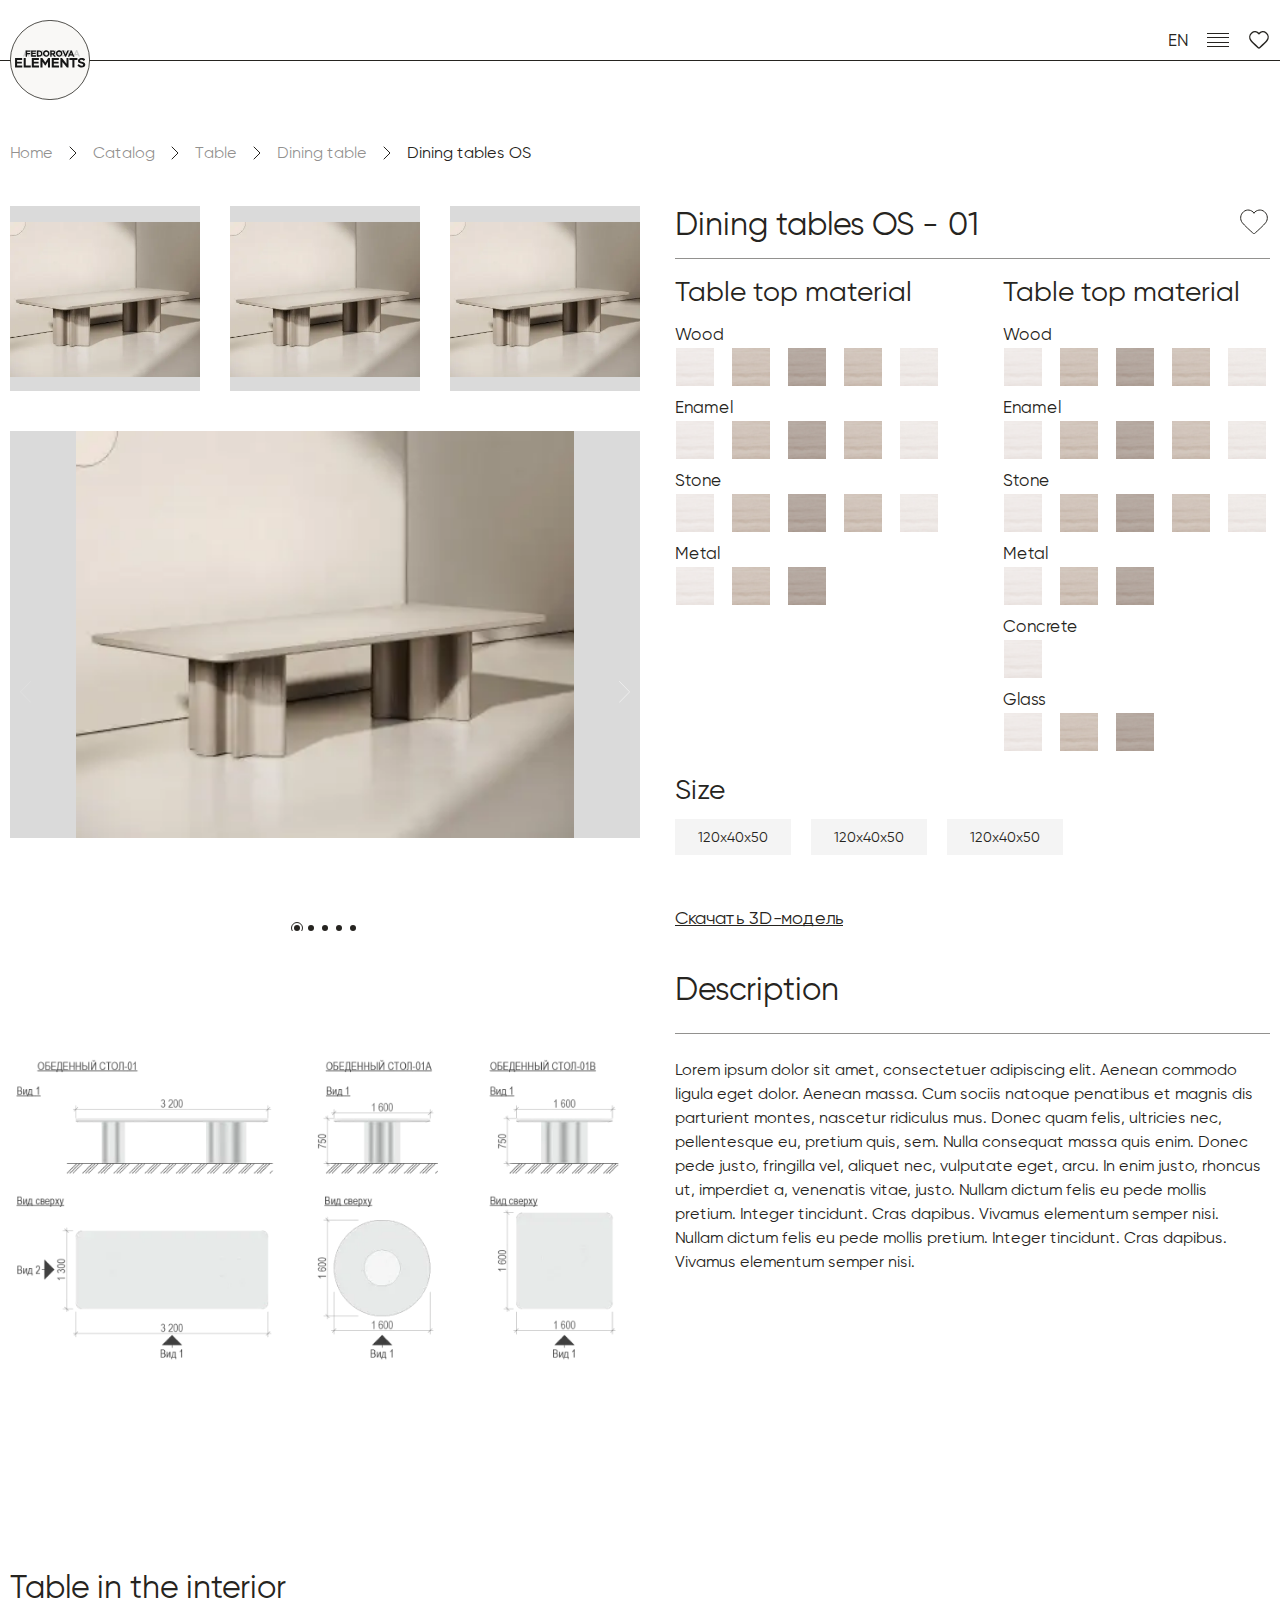
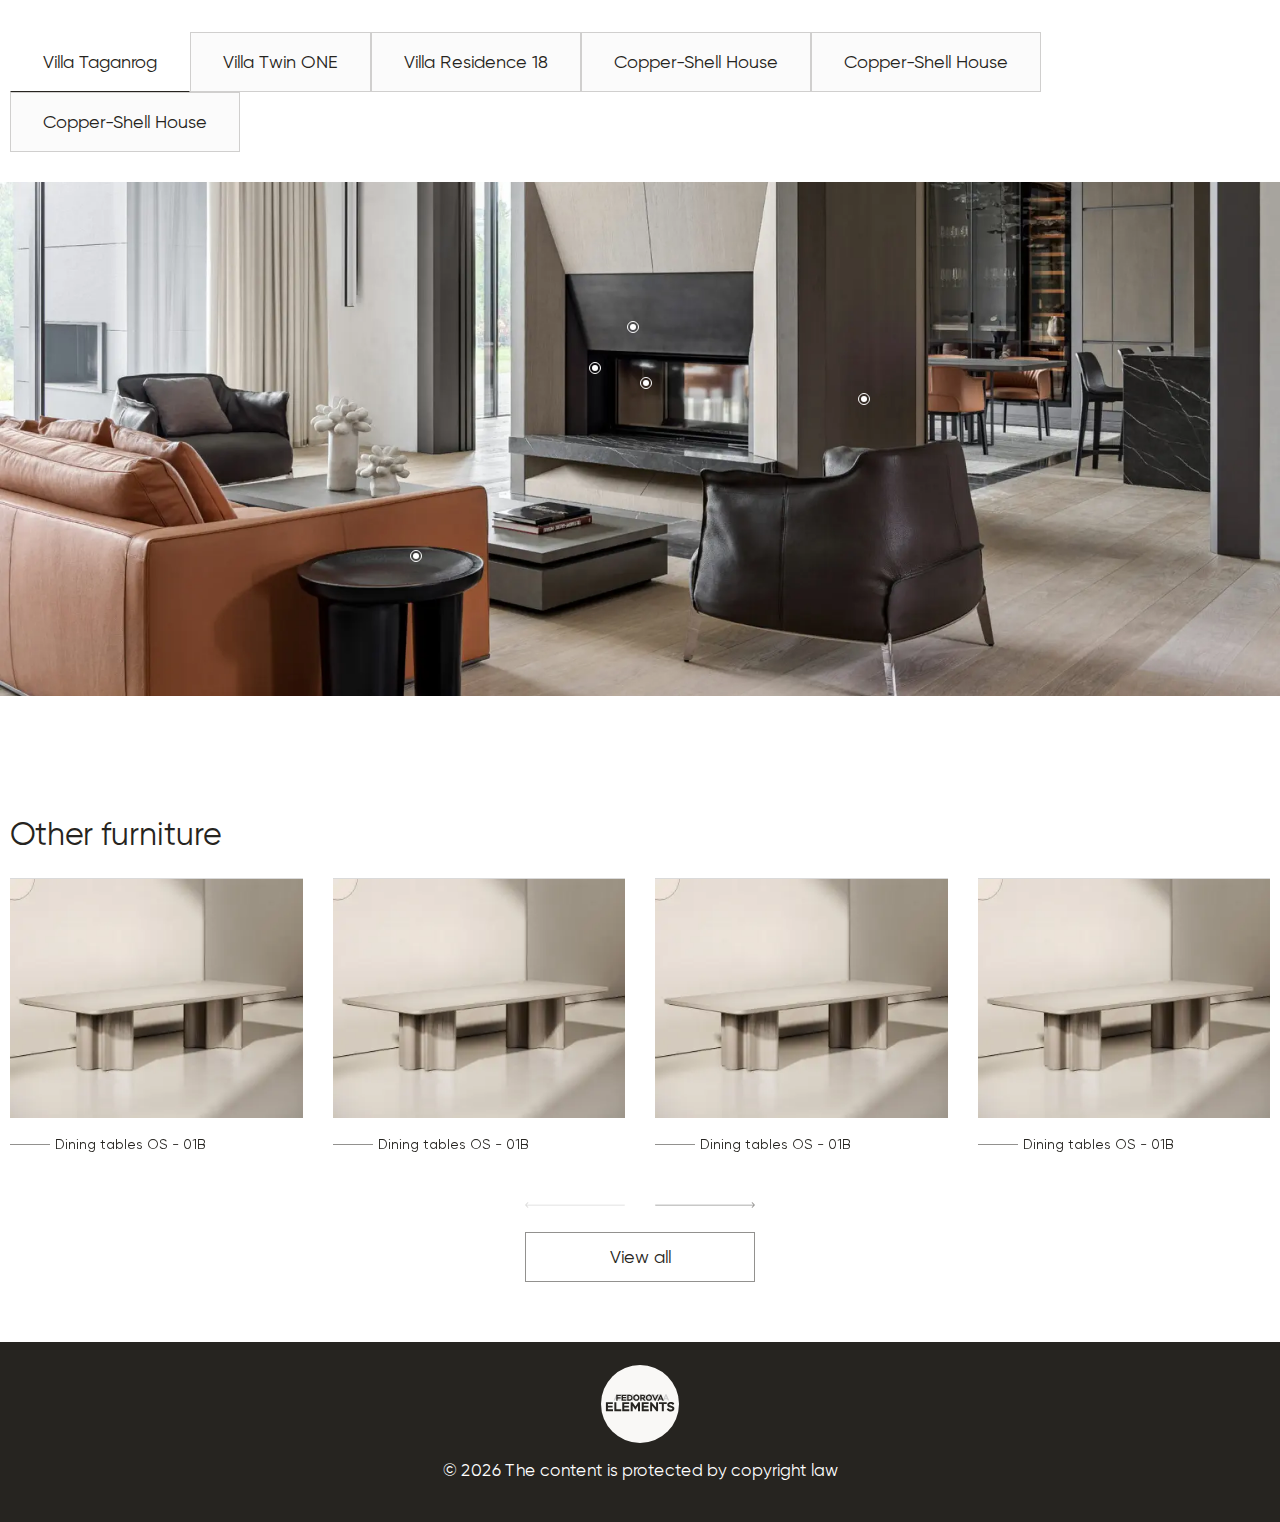
<file: pages/card/card.html>
<!DOCTYPE html>
<html lang="ru">

<head>
    <meta charset="UTF-8" />
    <meta name="viewport" content="width=device-width, user-scalable=no, viewport-fit=cover" />
    <title>Card</title>

    <link rel="apple-touch-icon" sizes="180x180" href="../../img/favicon/apple-touch-icon.png">
    <link rel="icon" type="image/png" sizes="32x32" href="../../img/favicon/favicon-32x32.png">
    <link rel="icon" type="image/png" sizes="16x16" href="../../img/favicon/favicon-16x16.png">
    <link rel="manifest" href="../../img/favicon//site.webmanifest">
    <link rel="mask-icon" href="../../img/favicon/safari-pinned-tab.svg" color="#2f3c40">
    <meta name="msapplication-TileColor" content="#da532c">
    <meta name="theme-color" content="#ffffff">

    <link rel="stylesheet" type="text/css" href="../../fonts/stylesheet.css" />

    <link rel="stylesheet" type="text/css" href="../../libs/swiper/swiper-bundle.min.css" />
    <link rel="stylesheet" type="text/css" href="../../libs/selectric/selectric.css" />
    <link rel="stylesheet" type="text/css" href="../../libs/micromodal/micromodal.css" />
    <link rel="stylesheet" type="text/css" href="../../libs/fancybox/fancybox.css" />

    <link rel="stylesheet" type="text/css" href="../../css/style.css" />
</head>

<body>

    <div class="site-wrapper inner-page">
        <header class="header">
            <div class="container">
                <div class="header__inner">
                    <div class="logo">
                        <picture class="picture">
                            <img class="logo-fixed" src="../../img/svg/logo-fixed.svg" alt="logo">
                            <img class="logo-static" src="../../img/svg/logo.svg" alt="logo">
                        </picture>
                    </div>

                    <div class="header-controls">
                        <div class="lang">
                            <span class="lang-text">EN</span>
                        </div>

                        <div class="burger">
                            <div class="burger-line"></div>
                            <div class="burger-line"></div>
                            <div class="burger-line"></div>
                            <div class="burger-line"></div>
                        </div>

                        <a class="btn-favorite">
                            <svg width="23" height="22" viewBox="0 0 23 22" fill="none"
                                xmlns="http://www.w3.org/2000/svg">
                                <path fill-rule="evenodd" clip-rule="evenodd"
                                    d="M11.9494 4.70783C10.1167 2.5652 7.06043 1.98884 4.76414 3.95085C2.46784 5.91285 2.14456 9.19323 3.94785 11.5137C5.30992 13.2664 9.17935 16.785 10.9913 18.402C11.3244 18.6992 11.491 18.8478 11.686 18.9063C11.8553 18.9571 12.0435 18.9571 12.2128 18.9063C12.4078 18.8478 12.5743 18.6992 12.9074 18.402C14.7194 16.785 18.5889 13.2664 19.9509 11.5137C21.7542 9.19323 21.4704 5.89221 19.1346 3.95085C16.7989 2.00948 13.7821 2.5652 11.9494 4.70783Z"
                                    stroke="white" stroke-width="1.375" stroke-linecap="round"
                                    stroke-linejoin="round" />
                            </svg>
                        </a>
                    </div>
                </div>
            </div>
        </header>
        <main class="main">
            <section class="breadcrumbs">
                <div class="container">
                    <ul>
                        <li><a href="#">Home</a></li>
                        <li><a href="#">Catalog</a></li>
                        <li><a href="#">Table</a></li>
                        <li><a href="#">Dining table</a></li>
                        <li><span>Dining tables OS</span></li>
                    </ul>

                    <a href="#" class="mobile-back">
                        <svg width="24" height="24" viewBox="0 0 24 24" fill="none" xmlns="http://www.w3.org/2000/svg">
                            <path d="M15 6L9 12L15 18" stroke="#262420" stroke-linecap="round"
                                stroke-linejoin="round" />
                        </svg>
                        Dining table
                    </a>
                </div>
            </section>

            <section class="card-section">
                <div class="container">
                    <div class="card__inner">
                        <div class="card-media">
                            <div class="slider-card-small swiper">
                                <div class="swiper-wrapper">
                                    <div class="swiper-slide">
                                        <picture class='picture'>
                                            <source type="image/webp" srcset="../../img/pic-product.webp" />
                                            <img src="../../img/pic-product.jpg" alt="" />
                                        </picture>
                                    </div>
                                    <div class="swiper-slide">
                                        <picture class='picture'>
                                            <source type="image/webp" srcset="../../img/pic-product.webp" />
                                            <img src="../../img/pic-product.jpg" alt="" />
                                        </picture>
                                    </div>
                                    <div class="swiper-slide">
                                        <picture class='picture'>
                                            <source type="image/webp" srcset="../../img/pic-product.webp" />
                                            <img src="../../img/pic-product.jpg" alt="" />
                                        </picture>
                                    </div>
                                    <div class="swiper-slide">
                                        <picture class='picture'>
                                            <source type="image/webp" srcset="../../img/pic-product.webp" />
                                            <img src="../../img/pic-product.jpg" alt="" />
                                        </picture>
                                    </div>
                                    <div class="swiper-slide">
                                        <picture class='picture'>
                                            <source type="image/webp" srcset="../../img/pic-product.webp" />
                                            <img src="../../img/pic-product.jpg" alt="" />
                                        </picture>
                                    </div>
                                </div>
                            </div>
                            <div class="slider-card-big swiper">
                                <div class="swiper-wrapper">
                                    <div class="swiper-slide">
                                        <picture class='picture'>
                                            <a href="../../img/pic-product.webp" data-fancybox="galleryCard"></a>
                                            <source type="image/webp" srcset="../../img/pic-product.webp" />
                                            <img src="../../img/pic-product.jpg" alt="" />
                                        </picture>
                                    </div>
                                    <div class="swiper-slide">
                                        <picture class='picture'>
                                            <a href="../../img/pic-product.webp" data-fancybox="galleryCard"></a>
                                            <source type="image/webp" srcset="../../img/pic-product.webp" />
                                            <img src="../../img/pic-product.jpg" alt="" />
                                        </picture>
                                    </div>
                                    <div class="swiper-slide">
                                        <picture class='picture'>
                                            <a href="../../img/pic-product.webp" data-fancybox="galleryCard"></a>
                                            <source type="image/webp" srcset="../../img/pic-product.webp" />
                                            <img src="../../img/pic-product.jpg" alt="" />
                                        </picture>
                                    </div>
                                    <div class="swiper-slide">
                                        <picture class='picture'>
                                            <a href="../../img/pic-product.webp" data-fancybox="galleryCard"></a>
                                            <source type="image/webp" srcset="../../img/pic-product.webp" />
                                            <img src="../../img/pic-product.jpg" alt="" />
                                        </picture>
                                    </div>
                                    <div class="swiper-slide">
                                        <picture class='picture'>
                                            <a href="../../img/pic-product.webp" data-fancybox="galleryCard"></a>
                                            <source type="image/webp" srcset="../../img/pic-product.webp" />
                                            <img src="../../img/pic-product.jpg" alt="" />
                                        </picture>
                                    </div>
                                </div>
                                <button class="swiper-button swiper-button-prev">
                                    <svg width="21" height="42" viewBox="0 0 21 42" fill="none"
                                        xmlns="http://www.w3.org/2000/svg">
                                        <path d="M20.3854 0.859375L0.922852 20.7642L20.3854 40.6691" stroke="white"
                                            stroke-linecap="round" />
                                    </svg>
                                </button>
                                <button class="swiper-button swiper-button-next">
                                    <svg width="21" height="42" viewBox="0 0 21 42" fill="none"
                                        xmlns="http://www.w3.org/2000/svg">
                                        <path d="M0.806285 40.6689L20.2688 20.7641L0.806288 0.859254" stroke="white"
                                            stroke-linecap="round" />
                                    </svg>
                                </button>
                                <div class="swiper-pagination"></div>
                            </div>
                        </div>
                        <div class="card-info">
                            <div class="card-info__head">
                                <h1 class="caption caption--two--inner"> Dining tables OS - 01 </h1>

                                <button class="btn-add-favorite">
                                    <svg width="32" height="32" viewBox="0 0 32 32" fill="none"
                                        xmlns="http://www.w3.org/2000/svg">
                                        <path fill-rule="evenodd" clip-rule="evenodd"
                                            d="M15.991 6.848C13.3251 3.73144 8.87974 2.8931 5.53967 5.74693C2.19961 8.60076 1.72937 13.3722 4.35235 16.7474C6.33353 19.2968 11.9618 24.4149 14.5974 26.7668C15.0819 27.1991 15.3242 27.4153 15.6079 27.5004C15.8541 27.5742 16.1278 27.5742 16.374 27.5004C16.6577 27.4153 16.9 27.1991 17.3845 26.7668C20.0201 24.4149 25.6484 19.2968 27.6296 16.7474C30.2525 13.3722 29.8397 8.57074 26.4422 5.74693C23.0447 2.92312 18.6568 3.73144 15.991 6.848Z"
                                            stroke="#262420" stroke-linecap="round" stroke-linejoin="round" />
                                    </svg>
                                </button>
                            </div>

                            <div class="card-colors">
                                <div class="card-colors__col">
                                    <h2 class="caption caption--three">Table top material</h2>

                                    <div class="card-colors__row">
                                        <span class="card-colors__title">Wood</span>
                                        <div class="color-list">
                                            <div class="color-item">
                                                <input type="radio" name="colors1" id="w1">
                                                <label for="w1" data-modal-check="modal-card" data-material="wood"
                                                    data-color="color1">
                                                    <img src="../../img/color1.jpg" alt="">
                                                </label>
                                            </div>
                                            <div class="color-item">
                                                <input type="radio" name="colors1" id="w2">
                                                <label for="w2" data-modal-check="modal-card" data-material="wood1"
                                                    data-color="color2">
                                                    <img src="../../img/color2.jpg" alt="">
                                                </label>
                                            </div>
                                            <div class="color-item">
                                                <input type="radio" name="colors1" id="w3">
                                                <label for="w3">
                                                    <img src="../../img/color3.jpg" alt="">
                                                </label>
                                            </div>
                                            <div class="color-item">
                                                <input type="radio" name="colors1" id="w4">
                                                <label for="w4">
                                                    <img src="../../img/color4.jpg" alt="">
                                                </label>
                                            </div>
                                            <div class="color-item">
                                                <input type="radio" name="colors1" id="w5">
                                                <label for="w5">
                                                    <img src="../../img/color5.jpg" alt="">
                                                </label>
                                            </div>
                                        </div>
                                    </div>
                                    <div class="card-colors__row">
                                        <span class="card-colors__title">Enamel</span>
                                        <div class="color-list">
                                            <div class="color-item">
                                                <input type="radio" name="colors1" id="e1">
                                                <label for="e1">
                                                    <img src="../../img/color1.jpg" alt="">
                                                </label>
                                            </div>
                                            <div class="color-item">
                                                <input type="radio" name="colors1" id="e2">
                                                <label for="e2">
                                                    <img src="../../img/color2.jpg" alt="">
                                                </label>
                                            </div>
                                            <div class="color-item">
                                                <input type="radio" name="colors1" id="e3">
                                                <label for="e3">
                                                    <img src="../../img/color3.jpg" alt="">
                                                </label>
                                            </div>
                                            <div class="color-item">
                                                <input type="radio" name="colors1" id="e4">
                                                <label for="e4">
                                                    <img src="../../img/color4.jpg" alt="">
                                                </label>
                                            </div>
                                            <div class="color-item">
                                                <input type="radio" name="colors1" id="e5">
                                                <label for="e5">
                                                    <img src="../../img/color5.jpg" alt="">
                                                </label>
                                            </div>
                                        </div>
                                    </div>
                                    <div class="card-colors__row">
                                        <span class="card-colors__title">Stone</span>
                                        <div class="color-list">
                                            <div class="color-item">
                                                <input type="radio" name="colors1" id="s1">
                                                <label for="s1">
                                                    <img src="../../img/color1.jpg" alt="">
                                                </label>
                                            </div>
                                            <div class="color-item">
                                                <input type="radio" name="colors1" id="s2">
                                                <label for="s2">
                                                    <img src="../../img/color2.jpg" alt="">
                                                </label>
                                            </div>
                                            <div class="color-item">
                                                <input type="radio" name="colors1" id="s3">
                                                <label for="s3">
                                                    <img src="../../img/color3.jpg" alt="">
                                                </label>
                                            </div>
                                            <div class="color-item">
                                                <input type="radio" name="colors1" id="s4">
                                                <label for="s4">
                                                    <img src="../../img/color4.jpg" alt="">
                                                </label>
                                            </div>
                                            <div class="color-item">
                                                <input type="radio" name="colors1" id="s5">
                                                <label for="s5">
                                                    <img src="../../img/color5.jpg" alt="">
                                                </label>
                                            </div>
                                        </div>
                                    </div>
                                    <div class="card-colors__row">
                                        <span class="card-colors__title">Metal</span>
                                        <div class="color-list">
                                            <div class="color-item">
                                                <input type="radio" name="colors1" id="m1">
                                                <label for="m1">
                                                    <img src="../../img/color1.jpg" alt="">
                                                </label>
                                            </div>
                                            <div class="color-item">
                                                <input type="radio" name="colors1" id="m2">
                                                <label for="m2">
                                                    <img src="../../img/color2.jpg" alt="">
                                                </label>
                                            </div>
                                            <div class="color-item">
                                                <input type="radio" name="colors1" id="m3">
                                                <label for="m3">
                                                    <img src="../../img/color3.jpg" alt="">
                                                </label>
                                            </div>
                                        </div>
                                    </div>
                                </div>
                                <div class="card-colors__col">
                                    <h2 class="caption caption--three">Table top material</h2>

                                    <div class="card-colors__row">
                                        <span class="card-colors__title">Wood</span>
                                        <div class="color-list">
                                            <div class="color-item">
                                                <input type="radio" name="colors2" id="ww1">
                                                <label for="ww1">
                                                    <img src="../../img/color1.jpg" alt="">
                                                </label>
                                            </div>
                                            <div class="color-item">
                                                <input type="radio" name="colors2" id="ww2">
                                                <label for="ww2">
                                                    <img src="../../img/color2.jpg" alt="">
                                                </label>
                                            </div>
                                            <div class="color-item">
                                                <input type="radio" name="colors2" id="ww3">
                                                <label for="ww3">
                                                    <img src="../../img/color3.jpg" alt="">
                                                </label>
                                            </div>
                                            <div class="color-item">
                                                <input type="radio" name="colors2" id="ww4">
                                                <label for="ww4">
                                                    <img src="../../img/color4.jpg" alt="">
                                                </label>
                                            </div>
                                            <div class="color-item">
                                                <input type="radio" name="colors2" id="ww5">
                                                <label for="ww5">
                                                    <img src="../../img/color5.jpg" alt="">
                                                </label>
                                            </div>
                                        </div>
                                    </div>
                                    <div class="card-colors__row">
                                        <span class="card-colors__title">Enamel</span>
                                        <div class="color-list">
                                            <div class="color-item">
                                                <input type="radio" name="colors2" id="ee1">
                                                <label for="ee1">
                                                    <img src="../../img/color1.jpg" alt="">
                                                </label>
                                            </div>
                                            <div class="color-item">
                                                <input type="radio" name="colors2" id="ee2">
                                                <label for="ee2">
                                                    <img src="../../img/color2.jpg" alt="">
                                                </label>
                                            </div>
                                            <div class="color-item">
                                                <input type="radio" name="colors2" id="ee3">
                                                <label for="ee3">
                                                    <img src="../../img/color3.jpg" alt="">
                                                </label>
                                            </div>
                                            <div class="color-item">
                                                <input type="radio" name="colors2" id="ee4">
                                                <label for="ee4">
                                                    <img src="../../img/color4.jpg" alt="">
                                                </label>
                                            </div>
                                            <div class="color-item">
                                                <input type="radio" name="colors2" id="ee5">
                                                <label for="ee5">
                                                    <img src="../../img/color5.jpg" alt="">
                                                </label>
                                            </div>
                                        </div>
                                    </div>
                                    <div class="card-colors__row">
                                        <span class="card-colors__title">Stone</span>
                                        <div class="color-list">
                                            <div class="color-item">
                                                <input type="radio" name="colors2" id="ss1">
                                                <label for="ss1">
                                                    <img src="../../img/color1.jpg" alt="">
                                                </label>
                                            </div>
                                            <div class="color-item">
                                                <input type="radio" name="colors2" id="ss2">
                                                <label for="ss2">
                                                    <img src="../../img/color2.jpg" alt="">
                                                </label>
                                            </div>
                                            <div class="color-item">
                                                <input type="radio" name="colors2" id="ss3">
                                                <label for="ss3">
                                                    <img src="../../img/color3.jpg" alt="">
                                                </label>
                                            </div>
                                            <div class="color-item">
                                                <input type="radio" name="colors2" id="ss4">
                                                <label for="ss4">
                                                    <img src="../../img/color4.jpg" alt="">
                                                </label>
                                            </div>
                                            <div class="color-item">
                                                <input type="radio" name="colors2" id="ss5">
                                                <label for="ss5">
                                                    <img src="../../img/color5.jpg" alt="">
                                                </label>
                                            </div>
                                        </div>
                                    </div>
                                    <div class="card-colors__row">
                                        <span class="card-colors__title">Metal</span>
                                        <div class="color-list">
                                            <div class="color-item">
                                                <input type="radio" name="colors2" id="mm1">
                                                <label for="mm1">
                                                    <img src="../../img/color1.jpg" alt="">
                                                </label>
                                            </div>
                                            <div class="color-item">
                                                <input type="radio" name="colors2" id="mm2">
                                                <label for="mm2">
                                                    <img src="../../img/color2.jpg" alt="">
                                                </label>
                                            </div>
                                            <div class="color-item">
                                                <input type="radio" name="colors2" id="mm3">
                                                <label for="mm3">
                                                    <img src="../../img/color3.jpg" alt="">
                                                </label>
                                            </div>
                                        </div>
                                    </div>
                                    <div class="card-colors__row">
                                        <span class="card-colors__title">Concrete</span>
                                        <div class="color-list">
                                            <div class="color-item">
                                                <input type="radio" name="colors2" id="cc1">
                                                <label for="cc1">
                                                    <img src="../../img/color1.jpg" alt="">
                                                </label>
                                            </div>
                                        </div>
                                    </div>
                                    <div class="card-colors__row">
                                        <span class="card-colors__title">Glass</span>
                                        <div class="color-list">
                                            <div class="color-item">
                                                <input type="radio" name="colors2" id="gg1">
                                                <label for="gg1">
                                                    <img src="../../img/color1.jpg" alt="">
                                                </label>
                                            </div>
                                            <div class="color-item">
                                                <input type="radio" name="colors2" id="gg2">
                                                <label for="gg2">
                                                    <img src="../../img/color2.jpg" alt="">
                                                </label>
                                            </div>
                                            <div class="color-item">
                                                <input type="radio" name="colors2" id="gg3">
                                                <label for="gg3">
                                                    <img src="../../img/color3.jpg" alt="">
                                                </label>
                                            </div>
                                        </div>
                                    </div>
                                </div>
                            </div>

                            <div class="card-size">
                                <h2 class="caption caption--three">Size</h2>
                                <ul class="card-size__list">
                                    <li class="card-size__item">
                                        <input type="radio" name="size" id="size1">
                                        <label for="size1">120х40х50</label>
                                    </li>
                                    <li class="card-size__item">
                                        <input type="radio" name="size" id="size2">
                                        <label for="size2">120х40х50</label>
                                    </li>
                                    <li class="card-size__item">
                                        <input type="radio" name="size" id="size3">
                                        <label for="size3">120х40х50</label>
                                    </li>
                                </ul>
                            </div>

                            <div class="card-3dmodel">
                                <a href="#" data-modal="popup3d">Скачать 3D-модель</a>
                            </div>

                        </div>
                        <div class="card-descriptions">
                            <div class="card-descriptions__left">
                                <picture class='picture'>
                                    <a href="../../img/card-desc.webp" data-fancybox=""></a>
                                    <source type="image/webp" srcset="../../img/card-desc.webp" />
                                    <img src="../../img/card-desc.png" alt="" />
                                </picture>
                            </div>
                            <div class="card-descriptions__right">
                                <h2 class="caption caption--two--inner">Description</h2>
                                <div class="card-descriptions__text">
                                    <p>Lorem ipsum dolor sit amet, consectetuer adipiscing elit. Aenean commodo ligula
                                        eget
                                        dolor. Aenean massa. Cum sociis natoque penatibus et magnis dis parturient
                                        montes,
                                        nascetur ridiculus mus. Donec quam felis, ultricies nec, pellentesque eu,
                                        pretium
                                        quis, sem. Nulla consequat massa quis enim. Donec pede justo, fringilla vel,
                                        aliquet
                                        nec, vulputate eget, arcu. In enim justo, rhoncus ut, imperdiet a, venenatis
                                        vitae,
                                        justo. Nullam dictum felis eu pede mollis pretium. Integer tincidunt. Cras
                                        dapibus.
                                        Vivamus elementum semper nisi. Nullam dictum felis eu pede mollis pretium.
                                        Integer
                                        tincidunt. Cras dapibus. Vivamus elementum semper nisi. </p>
                                </div>
                            </div>
                        </div>
                    </div>
                </div>
            </section>

            <section class="card-intetior">
                <h2 class="caption caption--two--inner container">Table in the interior</h2>

                <div class="tabs">
                    <ul class="tabs-links container">
                        <li><a href="#tab1">Villa Taganrog</a></li>
                        <li><a href="#tab2">Villa Twin ONE</a></li>
                        <li><a href="#tab3">Villa Residence 18</a></li>
                        <li><a href="#tab4">Copper-Shell House</a></li>
                        <li><a href="#tab5">Copper-Shell House</a></li>
                        <li><a href="#tab6">Copper-Shell House</a></li>
                    </ul>
                    <div class="tabs-body" id="tab1">
                        <div class="word-section">
                            <div class="word-map">
                                <picture class="picture word-map__picture">
                                    <source type="image/webp" srcset="../../img/pic-word2.webp">
                                    <img src="../../img/pic-word2.jpg" alt="">
                                </picture>

                                <div class="design-invis">
                                    <div class="design-invis__item" style="left:32%;bottom:26%">
                                        <div class="circle"></div>

                                        <div class="designer-info">
                                            <div class="designer-info__head">
                                                <button class="designer-info__close">
                                                    <svg width="7" height="7" viewBox="0 0 7 7" fill="none"
                                                        xmlns="http://www.w3.org/2000/svg">
                                                        <path
                                                            d="M0.244769 6.00468C0.11378 5.87743 0.117522 5.66036 0.244769 5.53312L2.63999 3.13415L0.244769 0.738924C0.117522 0.611677 0.117522 0.398353 0.244769 0.267364C0.372015 0.132632 0.592825 0.136375 0.720071 0.267364L3.1153 2.66259L5.51052 0.267364C5.63777 0.136375 5.85483 0.136375 5.98582 0.267364C6.11681 0.39461 6.11307 0.611677 5.98582 0.738924L3.5906 3.13415L5.98582 5.53312C6.11307 5.66036 6.11307 5.87369 5.98582 6.00468C5.85858 6.13567 5.63777 6.13192 5.51052 6.00468L3.1153 3.60945L0.720071 6.00468C0.592825 6.13192 0.375758 6.13192 0.244769 6.00468Z"
                                                            fill="#262420" fill-opacity="0.5" />
                                                    </svg>
                                                </button>
                                            </div>

                                            <div class="slider-picture">
                                                <div class="swiper-wrapper">
                                                    <div class="swiper-slide">
                                                        <picture class="picture designer-info__picture">
                                                            <a href="../../img/pic-design1.webp" data-fancybox=""></a>
                                                            <source type="image/webp"
                                                                srcset="../../img/pic-design1.webp">
                                                            <img src="../../img/pic-design1.jpg" alt="">
                                                        </picture>
                                                    </div>
                                                    <div class="swiper-slide">
                                                        <picture class="picture designer-info__picture">
                                                            <a href="../../img/pic-design1.webp" data-fancybox=""></a>
                                                            <source type="image/webp"
                                                                srcset="../../img/pic-design1.webp">
                                                            <img src="../../img/pic-design1.jpg" alt="">
                                                        </picture>
                                                    </div>
                                                    <div class="swiper-slide">
                                                        <picture class="picture designer-info__picture">
                                                            <a href="../../img/pic-design1.webp" data-fancybox=""></a>
                                                            <source type="image/webp"
                                                                srcset="../../img/pic-design1.webp">
                                                            <img src="../../img/pic-design1.jpg" alt="">
                                                        </picture>
                                                    </div>
                                                </div>
                                                <div class="swiper-pagination"></div>
                                            </div>

                                            <div class="designer-info__text">
                                                <span class="caption">Вилла Twin TWO</span>
                                                <p>Франция, 2020</p>
                                                <a href="#" class="designer-info__arrow">
                                                    <svg width="8" height="14" viewBox="0 0 8 14" fill="none"
                                                        xmlns="http://www.w3.org/2000/svg">
                                                        <path
                                                            d="M7.63278 7.05029C7.63278 7.24561 7.55466 7.41748 7.40622 7.56592L1.21872 13.6206C1.07809 13.7612 0.906219 13.8315 0.703094 13.8315C0.304657 13.8315 -0.00784302 13.5269 -0.00784302 13.1206C-0.00784302 12.9175 0.070282 12.7456 0.195282 12.6128L5.88278 7.05029L0.195282 1.48779C0.070282 1.35498 -0.00784302 1.17529 -0.00784302 0.97998C-0.00784302 0.57373 0.304657 0.269043 0.703094 0.269043C0.906219 0.269043 1.07809 0.339355 1.21872 0.472168L7.40622 6.53467C7.55466 6.67529 7.63278 6.85498 7.63278 7.05029Z"
                                                            fill="#262420" />
                                                    </svg>
                                                </a>
                                            </div>
                                        </div>
                                    </div>
                                    <div class="design-invis__item" style="left:46%;top:35%">
                                        <div class="circle"></div>

                                        <div class="designer-info">
                                            <div class="designer-info__head">
                                                <button class="designer-info__close">
                                                    <svg width="7" height="7" viewBox="0 0 7 7" fill="none"
                                                        xmlns="http://www.w3.org/2000/svg">
                                                        <path
                                                            d="M0.244769 6.00468C0.11378 5.87743 0.117522 5.66036 0.244769 5.53312L2.63999 3.13415L0.244769 0.738924C0.117522 0.611677 0.117522 0.398353 0.244769 0.267364C0.372015 0.132632 0.592825 0.136375 0.720071 0.267364L3.1153 2.66259L5.51052 0.267364C5.63777 0.136375 5.85483 0.136375 5.98582 0.267364C6.11681 0.39461 6.11307 0.611677 5.98582 0.738924L3.5906 3.13415L5.98582 5.53312C6.11307 5.66036 6.11307 5.87369 5.98582 6.00468C5.85858 6.13567 5.63777 6.13192 5.51052 6.00468L3.1153 3.60945L0.720071 6.00468C0.592825 6.13192 0.375758 6.13192 0.244769 6.00468Z"
                                                            fill="#262420" fill-opacity="0.5" />
                                                    </svg>
                                                </button>
                                            </div>

                                            <div class="slider-picture">
                                                <div class="swiper-wrapper">
                                                    <div class="swiper-slide">
                                                        <picture class="picture designer-info__picture">
                                                            <a href="../../img/pic-design1.webp" data-fancybox=""></a>
                                                            <source type="image/webp"
                                                                srcset="../../img/pic-design1.webp">
                                                            <img src="../../img/pic-design1.jpg" alt="">
                                                        </picture>
                                                    </div>
                                                    <div class="swiper-slide">
                                                        <picture class="picture designer-info__picture">
                                                            <a href="../../img/pic-design1.webp" data-fancybox=""></a>
                                                            <source type="image/webp"
                                                                srcset="../../img/pic-design1.webp">
                                                            <img src="../../img/pic-design1.jpg" alt="">
                                                        </picture>
                                                    </div>
                                                    <div class="swiper-slide">
                                                        <picture class="picture designer-info__picture">
                                                            <a href="../../img/pic-design1.webp" data-fancybox=""></a>
                                                            <source type="image/webp"
                                                                srcset="../../img/pic-design1.webp">
                                                            <img src="../../img/pic-design1.jpg" alt="">
                                                        </picture>
                                                    </div>
                                                </div>
                                                <div class="swiper-pagination"></div>
                                            </div>

                                            <div class="designer-info__text">
                                                <span class="caption">Вилла Twin TWO</span>
                                                <p>Франция, 2020</p>
                                                <a href="#" class="designer-info__arrow">
                                                    <svg width="8" height="14" viewBox="0 0 8 14" fill="none"
                                                        xmlns="http://www.w3.org/2000/svg">
                                                        <path
                                                            d="M7.63278 7.05029C7.63278 7.24561 7.55466 7.41748 7.40622 7.56592L1.21872 13.6206C1.07809 13.7612 0.906219 13.8315 0.703094 13.8315C0.304657 13.8315 -0.00784302 13.5269 -0.00784302 13.1206C-0.00784302 12.9175 0.070282 12.7456 0.195282 12.6128L5.88278 7.05029L0.195282 1.48779C0.070282 1.35498 -0.00784302 1.17529 -0.00784302 0.97998C-0.00784302 0.57373 0.304657 0.269043 0.703094 0.269043C0.906219 0.269043 1.07809 0.339355 1.21872 0.472168L7.40622 6.53467C7.55466 6.67529 7.63278 6.85498 7.63278 7.05029Z"
                                                            fill="#262420" />
                                                    </svg>
                                                </a>
                                            </div>
                                        </div>
                                    </div>
                                    <div class="design-invis__item" style="left:49%;top:27%">
                                        <div class="circle"></div>

                                        <div class="designer-info">
                                            <div class="designer-info__head">
                                                <button class="designer-info__close">
                                                    <svg width="7" height="7" viewBox="0 0 7 7" fill="none"
                                                        xmlns="http://www.w3.org/2000/svg">
                                                        <path
                                                            d="M0.244769 6.00468C0.11378 5.87743 0.117522 5.66036 0.244769 5.53312L2.63999 3.13415L0.244769 0.738924C0.117522 0.611677 0.117522 0.398353 0.244769 0.267364C0.372015 0.132632 0.592825 0.136375 0.720071 0.267364L3.1153 2.66259L5.51052 0.267364C5.63777 0.136375 5.85483 0.136375 5.98582 0.267364C6.11681 0.39461 6.11307 0.611677 5.98582 0.738924L3.5906 3.13415L5.98582 5.53312C6.11307 5.66036 6.11307 5.87369 5.98582 6.00468C5.85858 6.13567 5.63777 6.13192 5.51052 6.00468L3.1153 3.60945L0.720071 6.00468C0.592825 6.13192 0.375758 6.13192 0.244769 6.00468Z"
                                                            fill="#262420" fill-opacity="0.5" />
                                                    </svg>
                                                </button>
                                            </div>

                                            <div class="slider-picture">
                                                <div class="swiper-wrapper">
                                                    <div class="swiper-slide">
                                                        <picture class="picture designer-info__picture">
                                                            <a href="../../img/pic-design1.webp" data-fancybox=""></a>
                                                            <source type="image/webp"
                                                                srcset="../../img/pic-design1.webp">
                                                            <img src="../../img/pic-design1.jpg" alt="">
                                                        </picture>
                                                    </div>
                                                    <div class="swiper-slide">
                                                        <picture class="picture designer-info__picture">
                                                            <a href="../../img/pic-design1.webp" data-fancybox=""></a>
                                                            <source type="image/webp"
                                                                srcset="../../img/pic-design1.webp">
                                                            <img src="../../img/pic-design1.jpg" alt="">
                                                        </picture>
                                                    </div>
                                                    <div class="swiper-slide">
                                                        <picture class="picture designer-info__picture">
                                                            <a href="../../img/pic-design1.webp" data-fancybox=""></a>
                                                            <source type="image/webp"
                                                                srcset="../../img/pic-design1.webp">
                                                            <img src="../../img/pic-design1.jpg" alt="">
                                                        </picture>
                                                    </div>
                                                </div>
                                                <div class="swiper-pagination"></div>
                                            </div>

                                            <div class="designer-info__text">
                                                <span class="caption">Вилла Twin TWO</span>
                                                <p>Франция, 2020</p>
                                                <a href="#" class="designer-info__arrow">
                                                    <svg width="8" height="14" viewBox="0 0 8 14" fill="none"
                                                        xmlns="http://www.w3.org/2000/svg">
                                                        <path
                                                            d="M7.63278 7.05029C7.63278 7.24561 7.55466 7.41748 7.40622 7.56592L1.21872 13.6206C1.07809 13.7612 0.906219 13.8315 0.703094 13.8315C0.304657 13.8315 -0.00784302 13.5269 -0.00784302 13.1206C-0.00784302 12.9175 0.070282 12.7456 0.195282 12.6128L5.88278 7.05029L0.195282 1.48779C0.070282 1.35498 -0.00784302 1.17529 -0.00784302 0.97998C-0.00784302 0.57373 0.304657 0.269043 0.703094 0.269043C0.906219 0.269043 1.07809 0.339355 1.21872 0.472168L7.40622 6.53467C7.55466 6.67529 7.63278 6.85498 7.63278 7.05029Z"
                                                            fill="#262420" />
                                                    </svg>
                                                </a>
                                            </div>
                                        </div>
                                    </div>
                                    <div class="design-invis__item" style="left:50%;top:38%">
                                        <div class="circle"></div>

                                        <div class="designer-info">
                                            <div class="designer-info__head">
                                                <button class="designer-info__close">
                                                    <svg width="7" height="7" viewBox="0 0 7 7" fill="none"
                                                        xmlns="http://www.w3.org/2000/svg">
                                                        <path
                                                            d="M0.244769 6.00468C0.11378 5.87743 0.117522 5.66036 0.244769 5.53312L2.63999 3.13415L0.244769 0.738924C0.117522 0.611677 0.117522 0.398353 0.244769 0.267364C0.372015 0.132632 0.592825 0.136375 0.720071 0.267364L3.1153 2.66259L5.51052 0.267364C5.63777 0.136375 5.85483 0.136375 5.98582 0.267364C6.11681 0.39461 6.11307 0.611677 5.98582 0.738924L3.5906 3.13415L5.98582 5.53312C6.11307 5.66036 6.11307 5.87369 5.98582 6.00468C5.85858 6.13567 5.63777 6.13192 5.51052 6.00468L3.1153 3.60945L0.720071 6.00468C0.592825 6.13192 0.375758 6.13192 0.244769 6.00468Z"
                                                            fill="#262420" fill-opacity="0.5" />
                                                    </svg>
                                                </button>
                                            </div>

                                            <div class="slider-picture">
                                                <div class="swiper-wrapper">
                                                    <div class="swiper-slide">
                                                        <picture class="picture designer-info__picture">
                                                            <a href="../../img/pic-design1.webp" data-fancybox=""></a>
                                                            <source type="image/webp"
                                                                srcset="../../img/pic-design1.webp">
                                                            <img src="../../img/pic-design1.jpg" alt="">
                                                        </picture>
                                                    </div>
                                                    <div class="swiper-slide">
                                                        <picture class="picture designer-info__picture">
                                                            <a href="../../img/pic-design1.webp" data-fancybox=""></a>
                                                            <source type="image/webp"
                                                                srcset="../../img/pic-design1.webp">
                                                            <img src="../../img/pic-design1.jpg" alt="">
                                                        </picture>
                                                    </div>
                                                    <div class="swiper-slide">
                                                        <picture class="picture designer-info__picture">
                                                            <a href="../../img/pic-design1.webp" data-fancybox=""></a>
                                                            <source type="image/webp"
                                                                srcset="../../img/pic-design1.webp">
                                                            <img src="../../img/pic-design1.jpg" alt="">
                                                        </picture>
                                                    </div>
                                                </div>
                                                <div class="swiper-pagination"></div>
                                            </div>

                                            <div class="designer-info__text">
                                                <span class="caption">Вилла Twin TWO</span>
                                                <p>Франция, 2020</p>
                                                <a href="#" class="designer-info__arrow">
                                                    <svg width="8" height="14" viewBox="0 0 8 14" fill="none"
                                                        xmlns="http://www.w3.org/2000/svg">
                                                        <path
                                                            d="M7.63278 7.05029C7.63278 7.24561 7.55466 7.41748 7.40622 7.56592L1.21872 13.6206C1.07809 13.7612 0.906219 13.8315 0.703094 13.8315C0.304657 13.8315 -0.00784302 13.5269 -0.00784302 13.1206C-0.00784302 12.9175 0.070282 12.7456 0.195282 12.6128L5.88278 7.05029L0.195282 1.48779C0.070282 1.35498 -0.00784302 1.17529 -0.00784302 0.97998C-0.00784302 0.57373 0.304657 0.269043 0.703094 0.269043C0.906219 0.269043 1.07809 0.339355 1.21872 0.472168L7.40622 6.53467C7.55466 6.67529 7.63278 6.85498 7.63278 7.05029Z"
                                                            fill="#262420" />
                                                    </svg>
                                                </a>
                                            </div>
                                        </div>
                                    </div>
                                    <div class="design-invis__item" style="right:32%;top:41%">
                                        <div class="circle"></div>

                                        <div class="designer-info">
                                            <div class="designer-info__head">
                                                <button class="designer-info__close">
                                                    <svg width="7" height="7" viewBox="0 0 7 7" fill="none"
                                                        xmlns="http://www.w3.org/2000/svg">
                                                        <path
                                                            d="M0.244769 6.00468C0.11378 5.87743 0.117522 5.66036 0.244769 5.53312L2.63999 3.13415L0.244769 0.738924C0.117522 0.611677 0.117522 0.398353 0.244769 0.267364C0.372015 0.132632 0.592825 0.136375 0.720071 0.267364L3.1153 2.66259L5.51052 0.267364C5.63777 0.136375 5.85483 0.136375 5.98582 0.267364C6.11681 0.39461 6.11307 0.611677 5.98582 0.738924L3.5906 3.13415L5.98582 5.53312C6.11307 5.66036 6.11307 5.87369 5.98582 6.00468C5.85858 6.13567 5.63777 6.13192 5.51052 6.00468L3.1153 3.60945L0.720071 6.00468C0.592825 6.13192 0.375758 6.13192 0.244769 6.00468Z"
                                                            fill="#262420" fill-opacity="0.5" />
                                                    </svg>
                                                </button>
                                            </div>

                                            <div class="slider-picture">
                                                <div class="swiper-wrapper">
                                                    <div class="swiper-slide">
                                                        <picture class="picture designer-info__picture">
                                                            <a href="../../img/pic-design1.webp" data-fancybox=""></a>
                                                            <source type="image/webp"
                                                                srcset="../../img/pic-design1.webp">
                                                            <img src="../../img/pic-design1.jpg" alt="">
                                                        </picture>
                                                    </div>
                                                    <div class="swiper-slide">
                                                        <picture class="picture designer-info__picture">
                                                            <a href="../../img/pic-design1.webp" data-fancybox=""></a>
                                                            <source type="image/webp"
                                                                srcset="../../img/pic-design1.webp">
                                                            <img src="../../img/pic-design1.jpg" alt="">
                                                        </picture>
                                                    </div>
                                                    <div class="swiper-slide">
                                                        <picture class="picture designer-info__picture">
                                                            <a href="../../img/pic-design1.webp" data-fancybox=""></a>
                                                            <source type="image/webp"
                                                                srcset="../../img/pic-design1.webp">
                                                            <img src="../../img/pic-design1.jpg" alt="">
                                                        </picture>
                                                    </div>
                                                </div>
                                                <div class="swiper-pagination"></div>
                                            </div>

                                            <div class="designer-info__text">
                                                <span class="caption">Вилла Twin TWO</span>
                                                <p>Франция, 2020</p>
                                                <a href="#" class="designer-info__arrow">
                                                    <svg width="8" height="14" viewBox="0 0 8 14" fill="none"
                                                        xmlns="http://www.w3.org/2000/svg">
                                                        <path
                                                            d="M7.63278 7.05029C7.63278 7.24561 7.55466 7.41748 7.40622 7.56592L1.21872 13.6206C1.07809 13.7612 0.906219 13.8315 0.703094 13.8315C0.304657 13.8315 -0.00784302 13.5269 -0.00784302 13.1206C-0.00784302 12.9175 0.070282 12.7456 0.195282 12.6128L5.88278 7.05029L0.195282 1.48779C0.070282 1.35498 -0.00784302 1.17529 -0.00784302 0.97998C-0.00784302 0.57373 0.304657 0.269043 0.703094 0.269043C0.906219 0.269043 1.07809 0.339355 1.21872 0.472168L7.40622 6.53467C7.55466 6.67529 7.63278 6.85498 7.63278 7.05029Z"
                                                            fill="#262420" />
                                                    </svg>
                                                </a>
                                            </div>
                                        </div>
                                    </div>
                                </div>
                            </div>
                        </div>
                    </div>
                    <div class="tabs-body" id="tab2">
                        <div class="word-section">
                            <div class="word-map">
                                <picture class="picture word-map__picture">
                                    <source type="image/webp" srcset="../../img/bg-grettings.webp">
                                    <img src="../../img/bg-grettings.jpg" alt="">
                                </picture>

                                <div class="design-invis">
                                    <div class="design-invis__item" style="left:32%;bottom:26%">
                                        <div class="circle"></div>

                                        <div class="designer-info">
                                            <div class="designer-info__head">
                                                <button class="designer-info__close">
                                                    <svg width="7" height="7" viewBox="0 0 7 7" fill="none"
                                                        xmlns="http://www.w3.org/2000/svg">
                                                        <path
                                                            d="M0.244769 6.00468C0.11378 5.87743 0.117522 5.66036 0.244769 5.53312L2.63999 3.13415L0.244769 0.738924C0.117522 0.611677 0.117522 0.398353 0.244769 0.267364C0.372015 0.132632 0.592825 0.136375 0.720071 0.267364L3.1153 2.66259L5.51052 0.267364C5.63777 0.136375 5.85483 0.136375 5.98582 0.267364C6.11681 0.39461 6.11307 0.611677 5.98582 0.738924L3.5906 3.13415L5.98582 5.53312C6.11307 5.66036 6.11307 5.87369 5.98582 6.00468C5.85858 6.13567 5.63777 6.13192 5.51052 6.00468L3.1153 3.60945L0.720071 6.00468C0.592825 6.13192 0.375758 6.13192 0.244769 6.00468Z"
                                                            fill="#262420" fill-opacity="0.5" />
                                                    </svg>
                                                </button>
                                            </div>

                                            <div class="slider-picture">
                                                <div class="swiper-wrapper">
                                                    <div class="swiper-slide">
                                                        <picture class="picture designer-info__picture">
                                                            <a href="../../img/pic-design1.webp" data-fancybox=""></a>
                                                            <source type="image/webp"
                                                                srcset="../../img/pic-design1.webp">
                                                            <img src="../../img/pic-design1.jpg" alt="">
                                                        </picture>
                                                    </div>
                                                    <div class="swiper-slide">
                                                        <picture class="picture designer-info__picture">
                                                            <a href="../../img/pic-design1.webp" data-fancybox=""></a>
                                                            <source type="image/webp"
                                                                srcset="../../img/pic-design1.webp">
                                                            <img src="../../img/pic-design1.jpg" alt="">
                                                        </picture>
                                                    </div>
                                                    <div class="swiper-slide">
                                                        <picture class="picture designer-info__picture">
                                                            <a href="../../img/pic-design1.webp" data-fancybox=""></a>
                                                            <source type="image/webp"
                                                                srcset="../../img/pic-design1.webp">
                                                            <img src="../../img/pic-design1.jpg" alt="">
                                                        </picture>
                                                    </div>
                                                </div>
                                                <div class="swiper-pagination"></div>
                                            </div>

                                            <div class="designer-info__text">
                                                <span class="caption">Вилла Twin TWO</span>
                                                <p>Франция, 2020</p>
                                                <a href="#" class="designer-info__arrow">
                                                    <svg width="8" height="14" viewBox="0 0 8 14" fill="none"
                                                        xmlns="http://www.w3.org/2000/svg">
                                                        <path
                                                            d="M7.63278 7.05029C7.63278 7.24561 7.55466 7.41748 7.40622 7.56592L1.21872 13.6206C1.07809 13.7612 0.906219 13.8315 0.703094 13.8315C0.304657 13.8315 -0.00784302 13.5269 -0.00784302 13.1206C-0.00784302 12.9175 0.070282 12.7456 0.195282 12.6128L5.88278 7.05029L0.195282 1.48779C0.070282 1.35498 -0.00784302 1.17529 -0.00784302 0.97998C-0.00784302 0.57373 0.304657 0.269043 0.703094 0.269043C0.906219 0.269043 1.07809 0.339355 1.21872 0.472168L7.40622 6.53467C7.55466 6.67529 7.63278 6.85498 7.63278 7.05029Z"
                                                            fill="#262420" />
                                                    </svg>
                                                </a>
                                            </div>
                                        </div>
                                    </div>
                                    <div class="design-invis__item" style="left:46%;top:35%">
                                        <div class="circle"></div>

                                        <div class="designer-info">
                                            <div class="designer-info__head">
                                                <button class="designer-info__close">
                                                    <svg width="7" height="7" viewBox="0 0 7 7" fill="none"
                                                        xmlns="http://www.w3.org/2000/svg">
                                                        <path
                                                            d="M0.244769 6.00468C0.11378 5.87743 0.117522 5.66036 0.244769 5.53312L2.63999 3.13415L0.244769 0.738924C0.117522 0.611677 0.117522 0.398353 0.244769 0.267364C0.372015 0.132632 0.592825 0.136375 0.720071 0.267364L3.1153 2.66259L5.51052 0.267364C5.63777 0.136375 5.85483 0.136375 5.98582 0.267364C6.11681 0.39461 6.11307 0.611677 5.98582 0.738924L3.5906 3.13415L5.98582 5.53312C6.11307 5.66036 6.11307 5.87369 5.98582 6.00468C5.85858 6.13567 5.63777 6.13192 5.51052 6.00468L3.1153 3.60945L0.720071 6.00468C0.592825 6.13192 0.375758 6.13192 0.244769 6.00468Z"
                                                            fill="#262420" fill-opacity="0.5" />
                                                    </svg>
                                                </button>
                                            </div>

                                            <div class="slider-picture">
                                                <div class="swiper-wrapper">
                                                    <div class="swiper-slide">
                                                        <picture class="picture designer-info__picture">
                                                            <a href="../../img/pic-design1.webp" data-fancybox=""></a>
                                                            <source type="image/webp"
                                                                srcset="../../img/pic-design1.webp">
                                                            <img src="../../img/pic-design1.jpg" alt="">
                                                        </picture>
                                                    </div>
                                                    <div class="swiper-slide">
                                                        <picture class="picture designer-info__picture">
                                                            <a href="../../img/pic-design1.webp" data-fancybox=""></a>
                                                            <source type="image/webp"
                                                                srcset="../../img/pic-design1.webp">
                                                            <img src="../../img/pic-design1.jpg" alt="">
                                                        </picture>
                                                    </div>
                                                    <div class="swiper-slide">
                                                        <picture class="picture designer-info__picture">
                                                            <a href="../../img/pic-design1.webp" data-fancybox=""></a>
                                                            <source type="image/webp"
                                                                srcset="../../img/pic-design1.webp">
                                                            <img src="../../img/pic-design1.jpg" alt="">
                                                        </picture>
                                                    </div>
                                                </div>
                                                <div class="swiper-pagination"></div>
                                            </div>

                                            <div class="designer-info__text">
                                                <span class="caption">Вилла Twin TWO</span>
                                                <p>Франция, 2020</p>
                                                <a href="#" class="designer-info__arrow">
                                                    <svg width="8" height="14" viewBox="0 0 8 14" fill="none"
                                                        xmlns="http://www.w3.org/2000/svg">
                                                        <path
                                                            d="M7.63278 7.05029C7.63278 7.24561 7.55466 7.41748 7.40622 7.56592L1.21872 13.6206C1.07809 13.7612 0.906219 13.8315 0.703094 13.8315C0.304657 13.8315 -0.00784302 13.5269 -0.00784302 13.1206C-0.00784302 12.9175 0.070282 12.7456 0.195282 12.6128L5.88278 7.05029L0.195282 1.48779C0.070282 1.35498 -0.00784302 1.17529 -0.00784302 0.97998C-0.00784302 0.57373 0.304657 0.269043 0.703094 0.269043C0.906219 0.269043 1.07809 0.339355 1.21872 0.472168L7.40622 6.53467C7.55466 6.67529 7.63278 6.85498 7.63278 7.05029Z"
                                                            fill="#262420" />
                                                    </svg>
                                                </a>
                                            </div>
                                        </div>
                                    </div>
                                    <div class="design-invis__item" style="left:49%;top:27%">
                                        <div class="circle"></div>

                                        <div class="designer-info">
                                            <div class="designer-info__head">
                                                <button class="designer-info__close">
                                                    <svg width="7" height="7" viewBox="0 0 7 7" fill="none"
                                                        xmlns="http://www.w3.org/2000/svg">
                                                        <path
                                                            d="M0.244769 6.00468C0.11378 5.87743 0.117522 5.66036 0.244769 5.53312L2.63999 3.13415L0.244769 0.738924C0.117522 0.611677 0.117522 0.398353 0.244769 0.267364C0.372015 0.132632 0.592825 0.136375 0.720071 0.267364L3.1153 2.66259L5.51052 0.267364C5.63777 0.136375 5.85483 0.136375 5.98582 0.267364C6.11681 0.39461 6.11307 0.611677 5.98582 0.738924L3.5906 3.13415L5.98582 5.53312C6.11307 5.66036 6.11307 5.87369 5.98582 6.00468C5.85858 6.13567 5.63777 6.13192 5.51052 6.00468L3.1153 3.60945L0.720071 6.00468C0.592825 6.13192 0.375758 6.13192 0.244769 6.00468Z"
                                                            fill="#262420" fill-opacity="0.5" />
                                                    </svg>
                                                </button>
                                            </div>

                                            <div class="slider-picture">
                                                <div class="swiper-wrapper">
                                                    <div class="swiper-slide">
                                                        <picture class="picture designer-info__picture">
                                                            <a href="../../img/pic-design1.webp" data-fancybox=""></a>
                                                            <source type="image/webp"
                                                                srcset="../../img/pic-design1.webp">
                                                            <img src="../../img/pic-design1.jpg" alt="">
                                                        </picture>
                                                    </div>
                                                    <div class="swiper-slide">
                                                        <picture class="picture designer-info__picture">
                                                            <a href="../../img/pic-design1.webp" data-fancybox=""></a>
                                                            <source type="image/webp"
                                                                srcset="../../img/pic-design1.webp">
                                                            <img src="../../img/pic-design1.jpg" alt="">
                                                        </picture>
                                                    </div>
                                                    <div class="swiper-slide">
                                                        <picture class="picture designer-info__picture">
                                                            <a href="../../img/pic-design1.webp" data-fancybox=""></a>
                                                            <source type="image/webp"
                                                                srcset="../../img/pic-design1.webp">
                                                            <img src="../../img/pic-design1.jpg" alt="">
                                                        </picture>
                                                    </div>
                                                </div>
                                                <div class="swiper-pagination"></div>
                                            </div>

                                            <div class="designer-info__text">
                                                <span class="caption">Вилла Twin TWO</span>
                                                <p>Франция, 2020</p>
                                                <a href="#" class="designer-info__arrow">
                                                    <svg width="8" height="14" viewBox="0 0 8 14" fill="none"
                                                        xmlns="http://www.w3.org/2000/svg">
                                                        <path
                                                            d="M7.63278 7.05029C7.63278 7.24561 7.55466 7.41748 7.40622 7.56592L1.21872 13.6206C1.07809 13.7612 0.906219 13.8315 0.703094 13.8315C0.304657 13.8315 -0.00784302 13.5269 -0.00784302 13.1206C-0.00784302 12.9175 0.070282 12.7456 0.195282 12.6128L5.88278 7.05029L0.195282 1.48779C0.070282 1.35498 -0.00784302 1.17529 -0.00784302 0.97998C-0.00784302 0.57373 0.304657 0.269043 0.703094 0.269043C0.906219 0.269043 1.07809 0.339355 1.21872 0.472168L7.40622 6.53467C7.55466 6.67529 7.63278 6.85498 7.63278 7.05029Z"
                                                            fill="#262420" />
                                                    </svg>
                                                </a>
                                            </div>
                                        </div>
                                    </div>
                                    <div class="design-invis__item" style="left:50%;top:38%">
                                        <div class="circle"></div>

                                        <div class="designer-info">
                                            <div class="designer-info__head">
                                                <button class="designer-info__close">
                                                    <svg width="7" height="7" viewBox="0 0 7 7" fill="none"
                                                        xmlns="http://www.w3.org/2000/svg">
                                                        <path
                                                            d="M0.244769 6.00468C0.11378 5.87743 0.117522 5.66036 0.244769 5.53312L2.63999 3.13415L0.244769 0.738924C0.117522 0.611677 0.117522 0.398353 0.244769 0.267364C0.372015 0.132632 0.592825 0.136375 0.720071 0.267364L3.1153 2.66259L5.51052 0.267364C5.63777 0.136375 5.85483 0.136375 5.98582 0.267364C6.11681 0.39461 6.11307 0.611677 5.98582 0.738924L3.5906 3.13415L5.98582 5.53312C6.11307 5.66036 6.11307 5.87369 5.98582 6.00468C5.85858 6.13567 5.63777 6.13192 5.51052 6.00468L3.1153 3.60945L0.720071 6.00468C0.592825 6.13192 0.375758 6.13192 0.244769 6.00468Z"
                                                            fill="#262420" fill-opacity="0.5" />
                                                    </svg>
                                                </button>
                                            </div>

                                            <div class="slider-picture">
                                                <div class="swiper-wrapper">
                                                    <div class="swiper-slide">
                                                        <picture class="picture designer-info__picture">
                                                            <a href="../../img/pic-design1.webp" data-fancybox=""></a>
                                                            <source type="image/webp"
                                                                srcset="../../img/pic-design1.webp">
                                                            <img src="../../img/pic-design1.jpg" alt="">
                                                        </picture>
                                                    </div>
                                                    <div class="swiper-slide">
                                                        <picture class="picture designer-info__picture">
                                                            <a href="../../img/pic-design1.webp" data-fancybox=""></a>
                                                            <source type="image/webp"
                                                                srcset="../../img/pic-design1.webp">
                                                            <img src="../../img/pic-design1.jpg" alt="">
                                                        </picture>
                                                    </div>
                                                    <div class="swiper-slide">
                                                        <picture class="picture designer-info__picture">
                                                            <a href="../../img/pic-design1.webp" data-fancybox=""></a>
                                                            <source type="image/webp"
                                                                srcset="../../img/pic-design1.webp">
                                                            <img src="../../img/pic-design1.jpg" alt="">
                                                        </picture>
                                                    </div>
                                                </div>
                                                <div class="swiper-pagination"></div>
                                            </div>

                                            <div class="designer-info__text">
                                                <span class="caption">Вилла Twin TWO</span>
                                                <p>Франция, 2020</p>
                                                <a href="#" class="designer-info__arrow">
                                                    <svg width="8" height="14" viewBox="0 0 8 14" fill="none"
                                                        xmlns="http://www.w3.org/2000/svg">
                                                        <path
                                                            d="M7.63278 7.05029C7.63278 7.24561 7.55466 7.41748 7.40622 7.56592L1.21872 13.6206C1.07809 13.7612 0.906219 13.8315 0.703094 13.8315C0.304657 13.8315 -0.00784302 13.5269 -0.00784302 13.1206C-0.00784302 12.9175 0.070282 12.7456 0.195282 12.6128L5.88278 7.05029L0.195282 1.48779C0.070282 1.35498 -0.00784302 1.17529 -0.00784302 0.97998C-0.00784302 0.57373 0.304657 0.269043 0.703094 0.269043C0.906219 0.269043 1.07809 0.339355 1.21872 0.472168L7.40622 6.53467C7.55466 6.67529 7.63278 6.85498 7.63278 7.05029Z"
                                                            fill="#262420" />
                                                    </svg>
                                                </a>
                                            </div>
                                        </div>
                                    </div>
                                    <div class="design-invis__item" style="right:32%;top:41%">
                                        <div class="circle"></div>

                                        <div class="designer-info">
                                            <div class="designer-info__head">
                                                <button class="designer-info__close">
                                                    <svg width="7" height="7" viewBox="0 0 7 7" fill="none"
                                                        xmlns="http://www.w3.org/2000/svg">
                                                        <path
                                                            d="M0.244769 6.00468C0.11378 5.87743 0.117522 5.66036 0.244769 5.53312L2.63999 3.13415L0.244769 0.738924C0.117522 0.611677 0.117522 0.398353 0.244769 0.267364C0.372015 0.132632 0.592825 0.136375 0.720071 0.267364L3.1153 2.66259L5.51052 0.267364C5.63777 0.136375 5.85483 0.136375 5.98582 0.267364C6.11681 0.39461 6.11307 0.611677 5.98582 0.738924L3.5906 3.13415L5.98582 5.53312C6.11307 5.66036 6.11307 5.87369 5.98582 6.00468C5.85858 6.13567 5.63777 6.13192 5.51052 6.00468L3.1153 3.60945L0.720071 6.00468C0.592825 6.13192 0.375758 6.13192 0.244769 6.00468Z"
                                                            fill="#262420" fill-opacity="0.5" />
                                                    </svg>
                                                </button>
                                            </div>

                                            <div class="slider-picture">
                                                <div class="swiper-wrapper">
                                                    <div class="swiper-slide">
                                                        <picture class="picture designer-info__picture">
                                                            <a href="../../img/pic-design1.webp" data-fancybox=""></a>
                                                            <source type="image/webp"
                                                                srcset="../../img/pic-design1.webp">
                                                            <img src="../../img/pic-design1.jpg" alt="">
                                                        </picture>
                                                    </div>
                                                    <div class="swiper-slide">
                                                        <picture class="picture designer-info__picture">
                                                            <a href="../../img/pic-design1.webp" data-fancybox=""></a>
                                                            <source type="image/webp"
                                                                srcset="../../img/pic-design1.webp">
                                                            <img src="../../img/pic-design1.jpg" alt="">
                                                        </picture>
                                                    </div>
                                                    <div class="swiper-slide">
                                                        <picture class="picture designer-info__picture">
                                                            <a href="../../img/pic-design1.webp" data-fancybox=""></a>
                                                            <source type="image/webp"
                                                                srcset="../../img/pic-design1.webp">
                                                            <img src="../../img/pic-design1.jpg" alt="">
                                                        </picture>
                                                    </div>
                                                </div>
                                                <div class="swiper-pagination"></div>
                                            </div>

                                            <div class="designer-info__text">
                                                <span class="caption">Вилла Twin TWO</span>
                                                <p>Франция, 2020</p>
                                                <a href="#" class="designer-info__arrow">
                                                    <svg width="8" height="14" viewBox="0 0 8 14" fill="none"
                                                        xmlns="http://www.w3.org/2000/svg">
                                                        <path
                                                            d="M7.63278 7.05029C7.63278 7.24561 7.55466 7.41748 7.40622 7.56592L1.21872 13.6206C1.07809 13.7612 0.906219 13.8315 0.703094 13.8315C0.304657 13.8315 -0.00784302 13.5269 -0.00784302 13.1206C-0.00784302 12.9175 0.070282 12.7456 0.195282 12.6128L5.88278 7.05029L0.195282 1.48779C0.070282 1.35498 -0.00784302 1.17529 -0.00784302 0.97998C-0.00784302 0.57373 0.304657 0.269043 0.703094 0.269043C0.906219 0.269043 1.07809 0.339355 1.21872 0.472168L7.40622 6.53467C7.55466 6.67529 7.63278 6.85498 7.63278 7.05029Z"
                                                            fill="#262420" />
                                                    </svg>
                                                </a>
                                            </div>
                                        </div>
                                    </div>
                                </div>
                            </div>
                        </div>
                    </div>
                </div>
            </section>

            <section class="other-products">
                <div class="container">
                    <h2 class="caption--two--inner">Other furniture</h2>
                    <div class="slider-catalog swiper">
                        <div class="swiper-wrapper">
                            <div class="swiper-slide">
                                <div class="product-item">
                                    <picture class='picture'>
                                        <a href="#"></a>
                                        <source type="image/webp" srcset="../../img/pic-product.webp" />
                                        <img src="../../img/pic-product.jpg" alt="" />
                                    </picture>
                                    <a href="#" class="product-item__link">Dining tables OS - 01B</a>
                                </div>
                            </div>
                            <div class="swiper-slide">
                                <div class="product-item">
                                    <picture class='picture'>
                                        <a href="#"></a>
                                        <source type="image/webp" srcset="../../img/pic-product.webp" />
                                        <img src="../../img/pic-product.jpg" alt="" />
                                    </picture>
                                    <a href="#" class="product-item__link">Dining tables OS - 01B</a>
                                </div>
                            </div>
                            <div class="swiper-slide">
                                <div class="product-item">
                                    <picture class='picture'>
                                        <a href="#"></a>
                                        <source type="image/webp" srcset="../../img/pic-product.webp" />
                                        <img src="../../img/pic-product.jpg" alt="" />
                                    </picture>
                                    <a href="#" class="product-item__link">Dining tables OS - 01B</a>
                                </div>
                            </div>
                            <div class="swiper-slide">
                                <div class="product-item">
                                    <picture class='picture'>
                                        <a href="#"></a>
                                        <source type="image/webp" srcset="../../img/pic-product.webp" />
                                        <img src="../../img/pic-product.jpg" alt="" />
                                    </picture>
                                    <a href="#" class="product-item__link">Dining tables OS - 01B</a>
                                </div>
                            </div>
                            <div class="swiper-slide">
                                <div class="product-item">
                                    <picture class='picture'>
                                        <a href="#"></a>
                                        <source type="image/webp" srcset="../../img/pic-product.webp" />
                                        <img src="../../img/pic-product.jpg" alt="" />
                                    </picture>
                                    <a href="#" class="product-item__link">Dining tables OS - 01B</a>
                                </div>
                            </div>

                            <div class="swiper-slide">
                                <div class="product-item">
                                    <picture class='picture'>
                                        <a href="#"></a>
                                        <source type="image/webp" srcset="../../img/pic-product.webp" />
                                        <img src="../../img/pic-product.jpg" alt="" />
                                    </picture>
                                    <a href="#" class="product-item__link">Dining tables OS - 01B</a>
                                </div>
                            </div>
                            <div class="swiper-slide">
                                <div class="product-item">
                                    <picture class='picture'>
                                        <a href="#"></a>
                                        <source type="image/webp" srcset="../../img/pic-product.webp" />
                                        <img src="../../img/pic-product.jpg" alt="" />
                                    </picture>
                                    <a href="#" class="product-item__link">Dining tables OS - 01B</a>
                                </div>
                            </div>
                            <div class="swiper-slide">
                                <div class="product-item">
                                    <picture class='picture'>
                                        <a href="#"></a>
                                        <source type="image/webp" srcset="../../img/pic-product.webp" />
                                        <img src="../../img/pic-product.jpg" alt="" />
                                    </picture>
                                    <a href="#" class="product-item__link">Dining tables OS - 01B</a>
                                </div>
                            </div>
                            <div class="swiper-slide">
                                <div class="product-item">
                                    <picture class='picture'>
                                        <a href="#"></a>
                                        <source type="image/webp" srcset="../../img/pic-product.webp" />
                                        <img src="../../img/pic-product.jpg" alt="" />
                                    </picture>
                                    <a href="#" class="product-item__link">Dining tables OS - 01B</a>
                                </div>
                            </div>
                            <div class="swiper-slide">
                                <div class="product-item">
                                    <picture class='picture'>
                                        <a href="#"></a>
                                        <source type="image/webp" srcset="../../img/pic-product.webp" />
                                        <img src="../../img/pic-product.jpg" alt="" />
                                    </picture>
                                    <a href="#" class="product-item__link">Dining tables OS - 01B</a>
                                </div>
                            </div>
                        </div>
                        <div class="swiper-controls">
                            <button class="swiper-button-prev">
                                <svg width="134" height="8" viewBox="0 0 134 8" fill="none"
                                    xmlns="http://www.w3.org/2000/svg">
                                    <path
                                        d="M133 4.5C133.276 4.5 133.5 4.27614 133.5 4C133.5 3.72386 133.276 3.5 133 3.5L133 4.5ZM0.646454 3.64646C0.451187 3.84172 0.451187 4.1583 0.646454 4.35356L3.82843 7.53555C4.0237 7.73081 4.34027 7.73081 4.53554 7.53555C4.73079 7.34028 4.73079 7.0237 4.53554 6.82844L1.70711 4.00001L4.53554 1.17158C4.73079 0.976322 4.73079 0.65974 4.53554 0.464477C4.34027 0.269215 4.0237 0.269215 3.82843 0.464477L0.646454 3.64646ZM133 3.5L1 3.50001L1 4.50001L133 4.5L133 3.5Z"
                                        fill="#262420" fill-opacity="0.5" />
                                </svg>
                            </button>
                            <button class="swiper-button-next">
                                <svg width="134" height="8" viewBox="0 0 134 8" fill="none"
                                    xmlns="http://www.w3.org/2000/svg">
                                    <path
                                        d="M1 3.5C0.723858 3.5 0.5 3.72386 0.5 4C0.5 4.27614 0.723858 4.5 1 4.5L1 3.5ZM133.354 4.35355C133.549 4.15829 133.549 3.84171 133.354 3.64645L130.172 0.464466C129.976 0.269204 129.66 0.269204 129.464 0.464466C129.269 0.659728 129.269 0.976311 129.464 1.17157L132.293 4L129.464 6.82843C129.269 7.02369 129.269 7.34027 129.464 7.53553C129.66 7.7308 129.976 7.7308 130.172 7.53553L133.354 4.35355ZM1 4.5L133 4.5V3.5L1 3.5L1 4.5Z"
                                        fill="#262420" fill-opacity="0.5" />
                                </svg>
                            </button>
                        </div>
                    </div>
                    <div class="other-products__controls">
                        <a href="#" class="btn">View all</a>
                    </div>
                </div>
            </section>
        </main>
        <footer class="footer">
            <div class="logo">
                <picture class="picture">
                    <img class="logo-static" src="../../img/svg/logo.svg" alt="logo">
                </picture>
            </div>

            <div class="copyRight">
                <span> &copy; <span class="thisYear"></span> The content is protected by copyright law</span>
            </div>
        </footer>
    </div>

    <div class="menu">
        <div class="container">
            <div class="menu-row">
                <div class="menu-col">
                    <a href="#" class="menu-link active">Catalog</a>
                    <ul class="menu-sub opened">
                        <li><a href="#" class="menu-sub__link">Table</a></li>
                        <li><a href="#" class="menu-sub__link">Konsol</a></li>
                        <li><a href="#" class="menu-sub__link">Dressers</a></li>
                        <li><a href="#" class="menu-sub__link">Panels</a></li>
                        <li><a href="#" class="menu-sub__link">Racks</a></li>
                        <li><a href="#" class="menu-sub__link">Accessories</a></li>
                    </ul>
                </div>
                <div class="menu-col">
                    <a href="#" class="menu-link">Projects</a>
                </div>
                <div class="menu-col">
                    <a href="#" class="menu-link">Favourites</a>
                </div>
                <div class="menu-col">
                    <a href="#" class="menu-link">Contacts</a>
                </div>
            </div>
        </div>

        <button class="btn-close-menu">
            <svg width="24" height="24" viewBox="0 0 24 24" fill="none" xmlns="http://www.w3.org/2000/svg">
                <path d="M18 6L6 18M6 6L18 18" stroke="white" stroke-linecap="round" stroke-linejoin="round" />
            </svg>
        </button>

    </div>

    <div class="micromodal-slide modal" id="modal-card" aria-hidden="true">
        <div class="modal__overlay" tabindex="-1" data-micromodal-close>
            <div class="modal__container" role="dialog" aria-modal="true">
                <div class="modal__inner">
                    <button class="modal__close" aria-label="Close modal" data-micromodal-close>

                        <svg width="24" height="24" viewBox="0 0 24 24" fill="none" xmlns="http://www.w3.org/2000/svg">
                            <path
                                d="M6.22499 18.825L5.17499 17.775L10.95 12L5.17499 6.225L6.22499 5.175L12 10.95L17.775 5.175L18.825 6.225L13.05 12L18.825 17.775L17.775 18.825L12 13.05L6.22499 18.825Z"
                                fill="#002246" />
                        </svg>

                    </button>
                    <div class="modal__content" autocomplete="off">
                        <div class="modal-custom">
                            <div class="card-modal">
                                <picture class='picture'>
                                    <img src="../../img/color1.jpg" alt="" />
                                </picture>

                                <div class="card-modal__content">
                                    <span class="card-modal__name">Table top material</span>
                                    <span class="card-modal__material">Wood</span>
                                    <span class="card-modal__color">light beige</span>
                                    <label for="" class="btn card-modal__btn">Choose</label>
                                </div>
                            </div>
                        </div>
                    </div>
                </div>
            </div>
        </div>
    </div>

    <div class="micromodal-slide modal" id="popup3d" aria-hidden="true">
        <div class="modal__overlay" tabindex="-1" data-micromodal-close>
            <div class="modal__container" role="dialog" aria-modal="true">
                <div class="modal__inner">
                    <button class="modal__close" aria-label="Close modal" data-micromodal-close>

                        <svg width="24" height="24" viewBox="0 0 24 24" fill="none" xmlns="http://www.w3.org/2000/svg">
                            <path
                                d="M6.22499 18.825L5.17499 17.775L10.95 12L5.17499 6.225L6.22499 5.175L12 10.95L17.775 5.175L18.825 6.225L13.05 12L18.825 17.775L17.775 18.825L12 13.05L6.22499 18.825Z"
                                fill="#002246" />
                        </svg>

                    </button>
                    <div class="modal__content" autocomplete="off">
                        <div class="modal-custom">
                            <form class="card-form-3d">
                                <h2 class="caption">Заполните форму,<br /> чтобы скачать 3D-модель</h2>
                                <div class="input-item">
                                    <input type="text" placeholder="Имя*">
                                </div>
                                <div class="input-item">
                                    <input type="text" placeholder="Телефон*" class="phone-input">
                                </div>
                                <div class="input-item">
                                    <input type="email" placeholder="E-mail*">
                                </div>
                                <div class="check-block">
                                    <input type="checkbox" id="pers" checked>
                                    <label for="pers">Нажимая кнопку «Скачать», я даю свое согласие на обработку моих
                                        персональных данных, в соответствии с Федеральным законом от 27.07.2006 года
                                        №152-ФЗ «О персональных данных», на условиях и для целей, определенных с
                                        Согласии на обработку персональных данных</label>
                                </div>
                                <button class="btn">Отправить</button>
                            </form>
                        </div>
                    </div>
                </div>
            </div>
        </div>
    </div>

    <script src="../../libs/jquery/jquery-3.6.4.min.js"></script>
    <script src="../../libs/swiper/swiper-bundle.min.js"></script>
    <script src="../../libs/selectric/jquery.selectric.min.js"></script>
    <script src="../../libs/micromodal/micromodal.min.js"></script>
    <script src="../../libs/tabslet/jquery.tabslet.min.js"></script>
    <script src="../../libs/fancybox/fancybox.umd.js"></script>
    <script src="../../libs/inputmask/jquery.inputmask.min.js"></script>
    <script src="../../js/main.js"></script>
    <script src="card.js"></script>
</body>

</html>
</file>
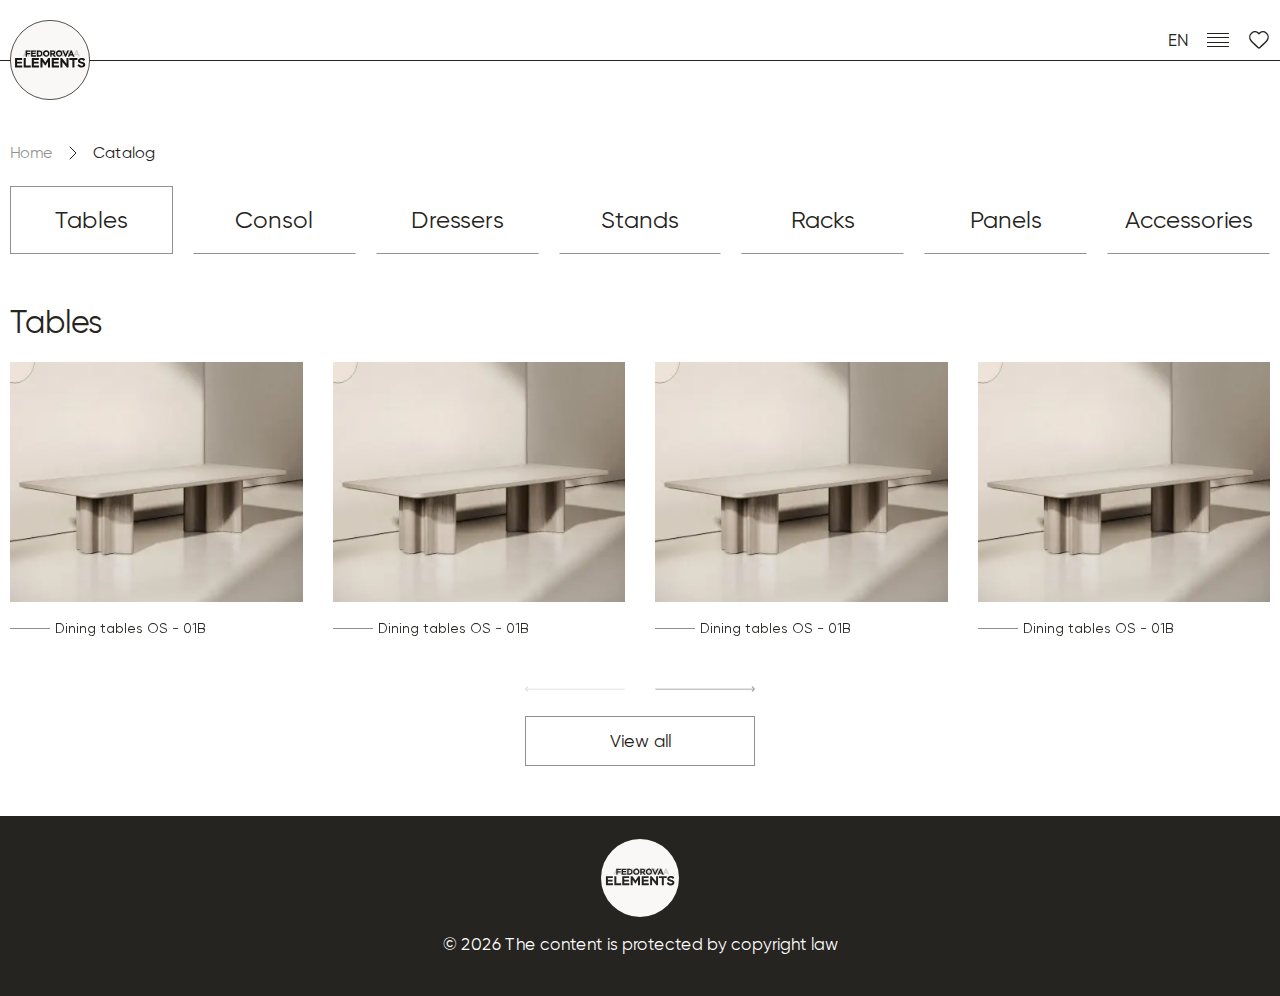
<file: pages/catalog/catalog.html>
<!DOCTYPE html>
<html lang="ru">

<head>
    <meta charset="UTF-8" />
    <meta name="viewport" content="width=device-width, user-scalable=no, viewport-fit=cover" />
    <title>Catalog</title>

    <link rel="apple-touch-icon" sizes="180x180" href="../../img/favicon/apple-touch-icon.png">
    <link rel="icon" type="image/png" sizes="32x32" href="../../img/favicon/favicon-32x32.png">
    <link rel="icon" type="image/png" sizes="16x16" href="../../img/favicon/favicon-16x16.png">
    <link rel="manifest" href="../../img/favicon//site.webmanifest">
    <link rel="mask-icon" href="../../img/favicon/safari-pinned-tab.svg" color="#2f3c40">
    <meta name="msapplication-TileColor" content="#da532c">
    <meta name="theme-color" content="#ffffff">

    <link rel="stylesheet" type="text/css" href="../../fonts/stylesheet.css" />

    <link rel="stylesheet" type="text/css" href="../../libs/swiper/swiper-bundle.min.css" />
    <link rel="stylesheet" type="text/css" href="../../libs/selectric/selectric.css" />
    <link rel="stylesheet" type="text/css" href="../../libs/micromodal/micromodal.css" />
    <link rel="stylesheet" type="text/css" href="../../libs/fancybox/fancybox.css" />

    <link rel="stylesheet" type="text/css" href="../../css/style.css" />
</head>

<body>

    <div class="site-wrapper inner-page">
        <header class="header">
            <div class="container">
                <div class="header__inner">
                    <div class="logo">
                        <picture class="picture">
                            <img class="logo-fixed" src="../../img/svg/logo-fixed.svg" alt="logo">
                            <img class="logo-static" src="../../img/svg/logo.svg" alt="logo">
                        </picture>
                    </div>

                    <div class="header-controls">
                        <div class="lang">
                            <span class="lang-text">EN</span>
                        </div>

                        <div class="burger">
                            <div class="burger-line"></div>
                            <div class="burger-line"></div>
                            <div class="burger-line"></div>
                            <div class="burger-line"></div>
                        </div>

                        <a class="btn-favorite">
                            <svg width="23" height="22" viewBox="0 0 23 22" fill="none"
                                xmlns="http://www.w3.org/2000/svg">
                                <path fill-rule="evenodd" clip-rule="evenodd"
                                    d="M11.9494 4.70783C10.1167 2.5652 7.06043 1.98884 4.76414 3.95085C2.46784 5.91285 2.14456 9.19323 3.94785 11.5137C5.30992 13.2664 9.17935 16.785 10.9913 18.402C11.3244 18.6992 11.491 18.8478 11.686 18.9063C11.8553 18.9571 12.0435 18.9571 12.2128 18.9063C12.4078 18.8478 12.5743 18.6992 12.9074 18.402C14.7194 16.785 18.5889 13.2664 19.9509 11.5137C21.7542 9.19323 21.4704 5.89221 19.1346 3.95085C16.7989 2.00948 13.7821 2.5652 11.9494 4.70783Z"
                                    stroke="white" stroke-width="1.375" stroke-linecap="round"
                                    stroke-linejoin="round" />
                            </svg>
                        </a>
                    </div>
                </div>
            </div>
        </header>
        <main class="main">
            <section class="breadcrumbs">
                <div class="container">
                    <ul>
                        <li><a href="#">Home</a></li>
                        <li><span>Catalog</span></li>
                    </ul>

                    <a href="#" class="mobile-back">
                        <svg width="24" height="24" viewBox="0 0 24 24" fill="none" xmlns="http://www.w3.org/2000/svg">
                            <path d="M15 6L9 12L15 18" stroke="#262420" stroke-linecap="round"
                                stroke-linejoin="round" />
                        </svg>
                        Home
                    </a>
                </div>
            </section>

            <section class="catalog">
                <div class="container">
                    <div class="tabs">
                        <ul class="tabs-links">
                            <li><a href="#tab1" class="tabs-link">Tables</a></li>
                            <li><a href="#tab2" class="tabs-link">Consol</a></li>
                            <li><a href="#tab3" class="tabs-link">Dressers</a></li>
                            <li><a href="#tab4" class="tabs-link">Stands</a></li>
                            <li><a href="#tab5" class="tabs-link">Racks</a></li>
                            <li><a href="#tab6" class="tabs-link">Panels</a></li>
                            <li><a href="#tab7" class="tabs-link">Accessories</a></li>
                        </ul>

                        <div class="tabs-body" id="tab1">
                            <h2 class="caption--two--inner">Tables</h2>
                            <div class="slider-catalog swiper">
                                <div class="swiper-wrapper">
                                    <div class="swiper-slide">
                                        <div class="product-item">
                                            <picture class='picture'>
                                                <a href="#"></a>
                                                <source type="image/webp" srcset="../../img/pic-product.webp" />
                                                <img src="../../img/pic-product.jpg" alt="" />
                                            </picture>
                                            <a href="#" class="product-item__link">Dining tables OS - 01B</a>
                                        </div>
                                    </div>
                                    <div class="swiper-slide">
                                        <div class="product-item">
                                            <picture class='picture'>
                                                <a href="#"></a>
                                                <source type="image/webp" srcset="../../img/pic-product.webp" />
                                                <img src="../../img/pic-product.jpg" alt="" />
                                            </picture>
                                            <a href="#" class="product-item__link">Dining tables OS - 01B</a>
                                        </div>
                                    </div>
                                    <div class="swiper-slide">
                                        <div class="product-item">
                                            <picture class='picture'>
                                                <a href="#"></a>
                                                <source type="image/webp" srcset="../../img/pic-product.webp" />
                                                <img src="../../img/pic-product.jpg" alt="" />
                                            </picture>
                                            <a href="#" class="product-item__link">Dining tables OS - 01B</a>
                                        </div>
                                    </div>
                                    <div class="swiper-slide">
                                        <div class="product-item">
                                            <picture class='picture'>
                                                <a href="#"></a>
                                                <source type="image/webp" srcset="../../img/pic-product.webp" />
                                                <img src="../../img/pic-product.jpg" alt="" />
                                            </picture>
                                            <a href="#" class="product-item__link">Dining tables OS - 01B</a>
                                        </div>
                                    </div>
                                    <div class="swiper-slide">
                                        <div class="product-item">
                                            <picture class='picture'>
                                                <a href="#"></a>
                                                <source type="image/webp" srcset="../../img/pic-product.webp" />
                                                <img src="../../img/pic-product.jpg" alt="" />
                                            </picture>
                                            <a href="#" class="product-item__link">Dining tables OS - 01B</a>
                                        </div>
                                    </div>

                                    <div class="swiper-slide">
                                        <div class="product-item">
                                            <picture class='picture'>
                                                <a href="#"></a>
                                                <source type="image/webp" srcset="../../img/pic-product.webp" />
                                                <img src="../../img/pic-product.jpg" alt="" />
                                            </picture>
                                            <a href="#" class="product-item__link">Dining tables OS - 01B</a>
                                        </div>
                                    </div>
                                    <div class="swiper-slide">
                                        <div class="product-item">
                                            <picture class='picture'>
                                                <a href="#"></a>
                                                <source type="image/webp" srcset="../../img/pic-product.webp" />
                                                <img src="../../img/pic-product.jpg" alt="" />
                                            </picture>
                                            <a href="#" class="product-item__link">Dining tables OS - 01B</a>
                                        </div>
                                    </div>
                                    <div class="swiper-slide">
                                        <div class="product-item">
                                            <picture class='picture'>
                                                <a href="#"></a>
                                                <source type="image/webp" srcset="../../img/pic-product.webp" />
                                                <img src="../../img/pic-product.jpg" alt="" />
                                            </picture>
                                            <a href="#" class="product-item__link">Dining tables OS - 01B</a>
                                        </div>
                                    </div>
                                    <div class="swiper-slide">
                                        <div class="product-item">
                                            <picture class='picture'>
                                                <a href="#"></a>
                                                <source type="image/webp" srcset="../../img/pic-product.webp" />
                                                <img src="../../img/pic-product.jpg" alt="" />
                                            </picture>
                                            <a href="#" class="product-item__link">Dining tables OS - 01B</a>
                                        </div>
                                    </div>
                                    <div class="swiper-slide">
                                        <div class="product-item">
                                            <picture class='picture'>
                                                <a href="#"></a>
                                                <source type="image/webp" srcset="../../img/pic-product.webp" />
                                                <img src="../../img/pic-product.jpg" alt="" />
                                            </picture>
                                            <a href="#" class="product-item__link">Dining tables OS - 01B</a>
                                        </div>
                                    </div>
                                </div>
                                <div class="swiper-controls">
                                    <button class="swiper-button-prev">
                                        <svg width="134" height="8" viewBox="0 0 134 8" fill="none"
                                            xmlns="http://www.w3.org/2000/svg">
                                            <path
                                                d="M133 4.5C133.276 4.5 133.5 4.27614 133.5 4C133.5 3.72386 133.276 3.5 133 3.5L133 4.5ZM0.646454 3.64646C0.451187 3.84172 0.451187 4.1583 0.646454 4.35356L3.82843 7.53555C4.0237 7.73081 4.34027 7.73081 4.53554 7.53555C4.73079 7.34028 4.73079 7.0237 4.53554 6.82844L1.70711 4.00001L4.53554 1.17158C4.73079 0.976322 4.73079 0.65974 4.53554 0.464477C4.34027 0.269215 4.0237 0.269215 3.82843 0.464477L0.646454 3.64646ZM133 3.5L1 3.50001L1 4.50001L133 4.5L133 3.5Z"
                                                fill="#262420" fill-opacity="0.5" />
                                        </svg>
                                    </button>
                                    <button class="swiper-button-next">
                                        <svg width="134" height="8" viewBox="0 0 134 8" fill="none"
                                            xmlns="http://www.w3.org/2000/svg">
                                            <path
                                                d="M1 3.5C0.723858 3.5 0.5 3.72386 0.5 4C0.5 4.27614 0.723858 4.5 1 4.5L1 3.5ZM133.354 4.35355C133.549 4.15829 133.549 3.84171 133.354 3.64645L130.172 0.464466C129.976 0.269204 129.66 0.269204 129.464 0.464466C129.269 0.659728 129.269 0.976311 129.464 1.17157L132.293 4L129.464 6.82843C129.269 7.02369 129.269 7.34027 129.464 7.53553C129.66 7.7308 129.976 7.7308 130.172 7.53553L133.354 4.35355ZM1 4.5L133 4.5V3.5L1 3.5L1 4.5Z"
                                                fill="#262420" fill-opacity="0.5" />
                                        </svg>
                                    </button>
                                </div>
                            </div>
                            <a href="#" class="btn">View all</a>
                        </div>
                        <div class="tabs-body" id="tab2">
                            <h2 class="caption--two--inner">Consol</h2>
                            <div class="slider-catalog swiper">
                                <div class="swiper-wrapper">
                                    <div class="swiper-slide">
                                        <div class="product-item">
                                            <picture class='picture'>
                                                <a href="#"></a>
                                                <source type="image/webp" srcset="../../img/pic-product.webp" />
                                                <img src="../../img/pic-product.jpg" alt="" />
                                            </picture>
                                            <a href="#" class="product-item__link">Dining tables OS - 01B</a>
                                        </div>
                                    </div>
                                    <div class="swiper-slide">
                                        <div class="product-item">
                                            <picture class='picture'>
                                                <a href="#"></a>
                                                <source type="image/webp" srcset="../../img/pic-product.webp" />
                                                <img src="../../img/pic-product.jpg" alt="" />
                                            </picture>
                                            <a href="#" class="product-item__link">Dining tables OS - 01B</a>
                                        </div>
                                    </div>
                                    <div class="swiper-slide">
                                        <div class="product-item">
                                            <picture class='picture'>
                                                <a href="#"></a>
                                                <source type="image/webp" srcset="../../img/pic-product.webp" />
                                                <img src="../../img/pic-product.jpg" alt="" />
                                            </picture>
                                            <a href="#" class="product-item__link">Dining tables OS - 01B</a>
                                        </div>
                                    </div>
                                    <div class="swiper-slide">
                                        <div class="product-item">
                                            <picture class='picture'>
                                                <a href="#"></a>
                                                <source type="image/webp" srcset="../../img/pic-product.webp" />
                                                <img src="../../img/pic-product.jpg" alt="" />
                                            </picture>
                                            <a href="#" class="product-item__link">Dining tables OS - 01B</a>
                                        </div>
                                    </div>
                                    <div class="swiper-slide">
                                        <div class="product-item">
                                            <picture class='picture'>
                                                <a href="#"></a>
                                                <source type="image/webp" srcset="../../img/pic-product.webp" />
                                                <img src="../../img/pic-product.jpg" alt="" />
                                            </picture>
                                            <a href="#" class="product-item__link">Dining tables OS - 01B</a>
                                        </div>
                                    </div>

                                    <div class="swiper-slide">
                                        <div class="product-item">
                                            <picture class='picture'>
                                                <a href="#"></a>
                                                <source type="image/webp" srcset="../../img/pic-product.webp" />
                                                <img src="../../img/pic-product.jpg" alt="" />
                                            </picture>
                                            <a href="#" class="product-item__link">Dining tables OS - 01B</a>
                                        </div>
                                    </div>
                                    <div class="swiper-slide">
                                        <div class="product-item">
                                            <picture class='picture'>
                                                <a href="#"></a>
                                                <source type="image/webp" srcset="../../img/pic-product.webp" />
                                                <img src="../../img/pic-product.jpg" alt="" />
                                            </picture>
                                            <a href="#" class="product-item__link">Dining tables OS - 01B</a>
                                        </div>
                                    </div>
                                    <div class="swiper-slide">
                                        <div class="product-item">
                                            <picture class='picture'>
                                                <a href="#"></a>
                                                <source type="image/webp" srcset="../../img/pic-product.webp" />
                                                <img src="../../img/pic-product.jpg" alt="" />
                                            </picture>
                                            <a href="#" class="product-item__link">Dining tables OS - 01B</a>
                                        </div>
                                    </div>
                                    <div class="swiper-slide">
                                        <div class="product-item">
                                            <picture class='picture'>
                                                <a href="#"></a>
                                                <source type="image/webp" srcset="../../img/pic-product.webp" />
                                                <img src="../../img/pic-product.jpg" alt="" />
                                            </picture>
                                            <a href="#" class="product-item__link">Dining tables OS - 01B</a>
                                        </div>
                                    </div>
                                    <div class="swiper-slide">
                                        <div class="product-item">
                                            <picture class='picture'>
                                                <a href="#"></a>
                                                <source type="image/webp" srcset="../../img/pic-product.webp" />
                                                <img src="../../img/pic-product.jpg" alt="" />
                                            </picture>
                                            <a href="#" class="product-item__link">Dining tables OS - 01B</a>
                                        </div>
                                    </div>
                                </div>
                                <div class="swiper-controls">
                                    <button class="swiper-button-prev">
                                        <svg width="134" height="8" viewBox="0 0 134 8" fill="none"
                                            xmlns="http://www.w3.org/2000/svg">
                                            <path
                                                d="M133 4.5C133.276 4.5 133.5 4.27614 133.5 4C133.5 3.72386 133.276 3.5 133 3.5L133 4.5ZM0.646454 3.64646C0.451187 3.84172 0.451187 4.1583 0.646454 4.35356L3.82843 7.53555C4.0237 7.73081 4.34027 7.73081 4.53554 7.53555C4.73079 7.34028 4.73079 7.0237 4.53554 6.82844L1.70711 4.00001L4.53554 1.17158C4.73079 0.976322 4.73079 0.65974 4.53554 0.464477C4.34027 0.269215 4.0237 0.269215 3.82843 0.464477L0.646454 3.64646ZM133 3.5L1 3.50001L1 4.50001L133 4.5L133 3.5Z"
                                                fill="#262420" fill-opacity="0.5" />
                                        </svg>
                                    </button>
                                    <button class="swiper-button-next">
                                        <svg width="134" height="8" viewBox="0 0 134 8" fill="none"
                                            xmlns="http://www.w3.org/2000/svg">
                                            <path
                                                d="M1 3.5C0.723858 3.5 0.5 3.72386 0.5 4C0.5 4.27614 0.723858 4.5 1 4.5L1 3.5ZM133.354 4.35355C133.549 4.15829 133.549 3.84171 133.354 3.64645L130.172 0.464466C129.976 0.269204 129.66 0.269204 129.464 0.464466C129.269 0.659728 129.269 0.976311 129.464 1.17157L132.293 4L129.464 6.82843C129.269 7.02369 129.269 7.34027 129.464 7.53553C129.66 7.7308 129.976 7.7308 130.172 7.53553L133.354 4.35355ZM1 4.5L133 4.5V3.5L1 3.5L1 4.5Z"
                                                fill="#262420" fill-opacity="0.5" />
                                        </svg>
                                    </button>
                                </div>
                            </div>
                            <a href="#" class="btn">View all</a>
                        </div>
                        <div class="tabs-body" id="tab3">
                            <h2 class="caption--two--inner">Dressers</h2>
                            <div class="slider-catalog swiper">
                                <div class="swiper-wrapper">
                                    <div class="swiper-slide">
                                        <div class="product-item">
                                            <picture class='picture'>
                                                <a href="#"></a>
                                                <source type="image/webp" srcset="../../img/pic-product.webp" />
                                                <img src="../../img/pic-product.jpg" alt="" />
                                            </picture>
                                            <a href="#" class="product-item__link">Dining tables OS - 01B</a>
                                        </div>
                                    </div>
                                    <div class="swiper-slide">
                                        <div class="product-item">
                                            <picture class='picture'>
                                                <a href="#"></a>
                                                <source type="image/webp" srcset="../../img/pic-product.webp" />
                                                <img src="../../img/pic-product.jpg" alt="" />
                                            </picture>
                                            <a href="#" class="product-item__link">Dining tables OS - 01B</a>
                                        </div>
                                    </div>
                                    <div class="swiper-slide">
                                        <div class="product-item">
                                            <picture class='picture'>
                                                <a href="#"></a>
                                                <source type="image/webp" srcset="../../img/pic-product.webp" />
                                                <img src="../../img/pic-product.jpg" alt="" />
                                            </picture>
                                            <a href="#" class="product-item__link">Dining tables OS - 01B</a>
                                        </div>
                                    </div>
                                    <div class="swiper-slide">
                                        <div class="product-item">
                                            <picture class='picture'>
                                                <a href="#"></a>
                                                <source type="image/webp" srcset="../../img/pic-product.webp" />
                                                <img src="../../img/pic-product.jpg" alt="" />
                                            </picture>
                                            <a href="#" class="product-item__link">Dining tables OS - 01B</a>
                                        </div>
                                    </div>
                                    <div class="swiper-slide">
                                        <div class="product-item">
                                            <picture class='picture'>
                                                <a href="#"></a>
                                                <source type="image/webp" srcset="../../img/pic-product.webp" />
                                                <img src="../../img/pic-product.jpg" alt="" />
                                            </picture>
                                            <a href="#" class="product-item__link">Dining tables OS - 01B</a>
                                        </div>
                                    </div>

                                    <div class="swiper-slide">
                                        <div class="product-item">
                                            <picture class='picture'>
                                                <a href="#"></a>
                                                <source type="image/webp" srcset="../../img/pic-product.webp" />
                                                <img src="../../img/pic-product.jpg" alt="" />
                                            </picture>
                                            <a href="#" class="product-item__link">Dining tables OS - 01B</a>
                                        </div>
                                    </div>
                                    <div class="swiper-slide">
                                        <div class="product-item">
                                            <picture class='picture'>
                                                <a href="#"></a>
                                                <source type="image/webp" srcset="../../img/pic-product.webp" />
                                                <img src="../../img/pic-product.jpg" alt="" />
                                            </picture>
                                            <a href="#" class="product-item__link">Dining tables OS - 01B</a>
                                        </div>
                                    </div>
                                    <div class="swiper-slide">
                                        <div class="product-item">
                                            <picture class='picture'>
                                                <a href="#"></a>
                                                <source type="image/webp" srcset="../../img/pic-product.webp" />
                                                <img src="../../img/pic-product.jpg" alt="" />
                                            </picture>
                                            <a href="#" class="product-item__link">Dining tables OS - 01B</a>
                                        </div>
                                    </div>
                                    <div class="swiper-slide">
                                        <div class="product-item">
                                            <picture class='picture'>
                                                <a href="#"></a>
                                                <source type="image/webp" srcset="../../img/pic-product.webp" />
                                                <img src="../../img/pic-product.jpg" alt="" />
                                            </picture>
                                            <a href="#" class="product-item__link">Dining tables OS - 01B</a>
                                        </div>
                                    </div>
                                    <div class="swiper-slide">
                                        <div class="product-item">
                                            <picture class='picture'>
                                                <a href="#"></a>
                                                <source type="image/webp" srcset="../../img/pic-product.webp" />
                                                <img src="../../img/pic-product.jpg" alt="" />
                                            </picture>
                                            <a href="#" class="product-item__link">Dining tables OS - 01B</a>
                                        </div>
                                    </div>
                                </div>
                                <div class="swiper-controls">
                                    <button class="swiper-button-prev">
                                        <svg width="134" height="8" viewBox="0 0 134 8" fill="none"
                                            xmlns="http://www.w3.org/2000/svg">
                                            <path
                                                d="M133 4.5C133.276 4.5 133.5 4.27614 133.5 4C133.5 3.72386 133.276 3.5 133 3.5L133 4.5ZM0.646454 3.64646C0.451187 3.84172 0.451187 4.1583 0.646454 4.35356L3.82843 7.53555C4.0237 7.73081 4.34027 7.73081 4.53554 7.53555C4.73079 7.34028 4.73079 7.0237 4.53554 6.82844L1.70711 4.00001L4.53554 1.17158C4.73079 0.976322 4.73079 0.65974 4.53554 0.464477C4.34027 0.269215 4.0237 0.269215 3.82843 0.464477L0.646454 3.64646ZM133 3.5L1 3.50001L1 4.50001L133 4.5L133 3.5Z"
                                                fill="#262420" fill-opacity="0.5" />
                                        </svg>
                                    </button>
                                    <button class="swiper-button-next">
                                        <svg width="134" height="8" viewBox="0 0 134 8" fill="none"
                                            xmlns="http://www.w3.org/2000/svg">
                                            <path
                                                d="M1 3.5C0.723858 3.5 0.5 3.72386 0.5 4C0.5 4.27614 0.723858 4.5 1 4.5L1 3.5ZM133.354 4.35355C133.549 4.15829 133.549 3.84171 133.354 3.64645L130.172 0.464466C129.976 0.269204 129.66 0.269204 129.464 0.464466C129.269 0.659728 129.269 0.976311 129.464 1.17157L132.293 4L129.464 6.82843C129.269 7.02369 129.269 7.34027 129.464 7.53553C129.66 7.7308 129.976 7.7308 130.172 7.53553L133.354 4.35355ZM1 4.5L133 4.5V3.5L1 3.5L1 4.5Z"
                                                fill="#262420" fill-opacity="0.5" />
                                        </svg>
                                    </button>
                                </div>
                            </div>
                            <a href="#" class="btn">View all</a>
                        </div>
                        <div class="tabs-body" id="tab4">
                            <h2 class="caption--two--inner">Stands</h2>
                            <div class="slider-catalog swiper">
                                <div class="swiper-wrapper">
                                    <div class="swiper-slide">
                                        <div class="product-item">
                                            <picture class='picture'>
                                                <a href="#"></a>
                                                <source type="image/webp" srcset="../../img/pic-product.webp" />
                                                <img src="../../img/pic-product.jpg" alt="" />
                                            </picture>
                                            <a href="#" class="product-item__link">Dining tables OS - 01B</a>
                                        </div>
                                    </div>
                                    <div class="swiper-slide">
                                        <div class="product-item">
                                            <picture class='picture'>
                                                <a href="#"></a>
                                                <source type="image/webp" srcset="../../img/pic-product.webp" />
                                                <img src="../../img/pic-product.jpg" alt="" />
                                            </picture>
                                            <a href="#" class="product-item__link">Dining tables OS - 01B</a>
                                        </div>
                                    </div>
                                    <div class="swiper-slide">
                                        <div class="product-item">
                                            <picture class='picture'>
                                                <a href="#"></a>
                                                <source type="image/webp" srcset="../../img/pic-product.webp" />
                                                <img src="../../img/pic-product.jpg" alt="" />
                                            </picture>
                                            <a href="#" class="product-item__link">Dining tables OS - 01B</a>
                                        </div>
                                    </div>
                                    <div class="swiper-slide">
                                        <div class="product-item">
                                            <picture class='picture'>
                                                <a href="#"></a>
                                                <source type="image/webp" srcset="../../img/pic-product.webp" />
                                                <img src="../../img/pic-product.jpg" alt="" />
                                            </picture>
                                            <a href="#" class="product-item__link">Dining tables OS - 01B</a>
                                        </div>
                                    </div>
                                    <div class="swiper-slide">
                                        <div class="product-item">
                                            <picture class='picture'>
                                                <a href="#"></a>
                                                <source type="image/webp" srcset="../../img/pic-product.webp" />
                                                <img src="../../img/pic-product.jpg" alt="" />
                                            </picture>
                                            <a href="#" class="product-item__link">Dining tables OS - 01B</a>
                                        </div>
                                    </div>

                                    <div class="swiper-slide">
                                        <div class="product-item">
                                            <picture class='picture'>
                                                <a href="#"></a>
                                                <source type="image/webp" srcset="../../img/pic-product.webp" />
                                                <img src="../../img/pic-product.jpg" alt="" />
                                            </picture>
                                            <a href="#" class="product-item__link">Dining tables OS - 01B</a>
                                        </div>
                                    </div>
                                    <div class="swiper-slide">
                                        <div class="product-item">
                                            <picture class='picture'>
                                                <a href="#"></a>
                                                <source type="image/webp" srcset="../../img/pic-product.webp" />
                                                <img src="../../img/pic-product.jpg" alt="" />
                                            </picture>
                                            <a href="#" class="product-item__link">Dining tables OS - 01B</a>
                                        </div>
                                    </div>
                                    <div class="swiper-slide">
                                        <div class="product-item">
                                            <picture class='picture'>
                                                <a href="#"></a>
                                                <source type="image/webp" srcset="../../img/pic-product.webp" />
                                                <img src="../../img/pic-product.jpg" alt="" />
                                            </picture>
                                            <a href="#" class="product-item__link">Dining tables OS - 01B</a>
                                        </div>
                                    </div>
                                    <div class="swiper-slide">
                                        <div class="product-item">
                                            <picture class='picture'>
                                                <a href="#"></a>
                                                <source type="image/webp" srcset="../../img/pic-product.webp" />
                                                <img src="../../img/pic-product.jpg" alt="" />
                                            </picture>
                                            <a href="#" class="product-item__link">Dining tables OS - 01B</a>
                                        </div>
                                    </div>
                                    <div class="swiper-slide">
                                        <div class="product-item">
                                            <picture class='picture'>
                                                <a href="#"></a>
                                                <source type="image/webp" srcset="../../img/pic-product.webp" />
                                                <img src="../../img/pic-product.jpg" alt="" />
                                            </picture>
                                            <a href="#" class="product-item__link">Dining tables OS - 01B</a>
                                        </div>
                                    </div>
                                </div>
                                <div class="swiper-controls">
                                    <button class="swiper-button-prev">
                                        <svg width="134" height="8" viewBox="0 0 134 8" fill="none"
                                            xmlns="http://www.w3.org/2000/svg">
                                            <path
                                                d="M133 4.5C133.276 4.5 133.5 4.27614 133.5 4C133.5 3.72386 133.276 3.5 133 3.5L133 4.5ZM0.646454 3.64646C0.451187 3.84172 0.451187 4.1583 0.646454 4.35356L3.82843 7.53555C4.0237 7.73081 4.34027 7.73081 4.53554 7.53555C4.73079 7.34028 4.73079 7.0237 4.53554 6.82844L1.70711 4.00001L4.53554 1.17158C4.73079 0.976322 4.73079 0.65974 4.53554 0.464477C4.34027 0.269215 4.0237 0.269215 3.82843 0.464477L0.646454 3.64646ZM133 3.5L1 3.50001L1 4.50001L133 4.5L133 3.5Z"
                                                fill="#262420" fill-opacity="0.5" />
                                        </svg>
                                    </button>
                                    <button class="swiper-button-next">
                                        <svg width="134" height="8" viewBox="0 0 134 8" fill="none"
                                            xmlns="http://www.w3.org/2000/svg">
                                            <path
                                                d="M1 3.5C0.723858 3.5 0.5 3.72386 0.5 4C0.5 4.27614 0.723858 4.5 1 4.5L1 3.5ZM133.354 4.35355C133.549 4.15829 133.549 3.84171 133.354 3.64645L130.172 0.464466C129.976 0.269204 129.66 0.269204 129.464 0.464466C129.269 0.659728 129.269 0.976311 129.464 1.17157L132.293 4L129.464 6.82843C129.269 7.02369 129.269 7.34027 129.464 7.53553C129.66 7.7308 129.976 7.7308 130.172 7.53553L133.354 4.35355ZM1 4.5L133 4.5V3.5L1 3.5L1 4.5Z"
                                                fill="#262420" fill-opacity="0.5" />
                                        </svg>
                                    </button>
                                </div>
                            </div>
                            <a href="#" class="btn">View all</a>
                        </div>
                        <div class="tabs-body" id="tab5">
                            <h2 class="caption--two--inner">Racks</h2>
                            <div class="slider-catalog swiper">
                                <div class="swiper-wrapper">
                                    <div class="swiper-slide">
                                        <div class="product-item">
                                            <picture class='picture'>
                                                <a href="#"></a>
                                                <source type="image/webp" srcset="../../img/pic-product.webp" />
                                                <img src="../../img/pic-product.jpg" alt="" />
                                            </picture>
                                            <a href="#" class="product-item__link">Dining tables OS - 01B</a>
                                        </div>
                                    </div>
                                    <div class="swiper-slide">
                                        <div class="product-item">
                                            <picture class='picture'>
                                                <a href="#"></a>
                                                <source type="image/webp" srcset="../../img/pic-product.webp" />
                                                <img src="../../img/pic-product.jpg" alt="" />
                                            </picture>
                                            <a href="#" class="product-item__link">Dining tables OS - 01B</a>
                                        </div>
                                    </div>
                                    <div class="swiper-slide">
                                        <div class="product-item">
                                            <picture class='picture'>
                                                <a href="#"></a>
                                                <source type="image/webp" srcset="../../img/pic-product.webp" />
                                                <img src="../../img/pic-product.jpg" alt="" />
                                            </picture>
                                            <a href="#" class="product-item__link">Dining tables OS - 01B</a>
                                        </div>
                                    </div>
                                    <div class="swiper-slide">
                                        <div class="product-item">
                                            <picture class='picture'>
                                                <a href="#"></a>
                                                <source type="image/webp" srcset="../../img/pic-product.webp" />
                                                <img src="../../img/pic-product.jpg" alt="" />
                                            </picture>
                                            <a href="#" class="product-item__link">Dining tables OS - 01B</a>
                                        </div>
                                    </div>
                                    <div class="swiper-slide">
                                        <div class="product-item">
                                            <picture class='picture'>
                                                <a href="#"></a>
                                                <source type="image/webp" srcset="../../img/pic-product.webp" />
                                                <img src="../../img/pic-product.jpg" alt="" />
                                            </picture>
                                            <a href="#" class="product-item__link">Dining tables OS - 01B</a>
                                        </div>
                                    </div>

                                    <div class="swiper-slide">
                                        <div class="product-item">
                                            <picture class='picture'>
                                                <a href="#"></a>
                                                <source type="image/webp" srcset="../../img/pic-product.webp" />
                                                <img src="../../img/pic-product.jpg" alt="" />
                                            </picture>
                                            <a href="#" class="product-item__link">Dining tables OS - 01B</a>
                                        </div>
                                    </div>
                                    <div class="swiper-slide">
                                        <div class="product-item">
                                            <picture class='picture'>
                                                <a href="#"></a>
                                                <source type="image/webp" srcset="../../img/pic-product.webp" />
                                                <img src="../../img/pic-product.jpg" alt="" />
                                            </picture>
                                            <a href="#" class="product-item__link">Dining tables OS - 01B</a>
                                        </div>
                                    </div>
                                    <div class="swiper-slide">
                                        <div class="product-item">
                                            <picture class='picture'>
                                                <a href="#"></a>
                                                <source type="image/webp" srcset="../../img/pic-product.webp" />
                                                <img src="../../img/pic-product.jpg" alt="" />
                                            </picture>
                                            <a href="#" class="product-item__link">Dining tables OS - 01B</a>
                                        </div>
                                    </div>
                                    <div class="swiper-slide">
                                        <div class="product-item">
                                            <picture class='picture'>
                                                <a href="#"></a>
                                                <source type="image/webp" srcset="../../img/pic-product.webp" />
                                                <img src="../../img/pic-product.jpg" alt="" />
                                            </picture>
                                            <a href="#" class="product-item__link">Dining tables OS - 01B</a>
                                        </div>
                                    </div>
                                    <div class="swiper-slide">
                                        <div class="product-item">
                                            <picture class='picture'>
                                                <a href="#"></a>
                                                <source type="image/webp" srcset="../../img/pic-product.webp" />
                                                <img src="../../img/pic-product.jpg" alt="" />
                                            </picture>
                                            <a href="#" class="product-item__link">Dining tables OS - 01B</a>
                                        </div>
                                    </div>
                                </div>
                                <div class="swiper-controls">
                                    <button class="swiper-button-prev">
                                        <svg width="134" height="8" viewBox="0 0 134 8" fill="none"
                                            xmlns="http://www.w3.org/2000/svg">
                                            <path
                                                d="M133 4.5C133.276 4.5 133.5 4.27614 133.5 4C133.5 3.72386 133.276 3.5 133 3.5L133 4.5ZM0.646454 3.64646C0.451187 3.84172 0.451187 4.1583 0.646454 4.35356L3.82843 7.53555C4.0237 7.73081 4.34027 7.73081 4.53554 7.53555C4.73079 7.34028 4.73079 7.0237 4.53554 6.82844L1.70711 4.00001L4.53554 1.17158C4.73079 0.976322 4.73079 0.65974 4.53554 0.464477C4.34027 0.269215 4.0237 0.269215 3.82843 0.464477L0.646454 3.64646ZM133 3.5L1 3.50001L1 4.50001L133 4.5L133 3.5Z"
                                                fill="#262420" fill-opacity="0.5" />
                                        </svg>
                                    </button>
                                    <button class="swiper-button-next">
                                        <svg width="134" height="8" viewBox="0 0 134 8" fill="none"
                                            xmlns="http://www.w3.org/2000/svg">
                                            <path
                                                d="M1 3.5C0.723858 3.5 0.5 3.72386 0.5 4C0.5 4.27614 0.723858 4.5 1 4.5L1 3.5ZM133.354 4.35355C133.549 4.15829 133.549 3.84171 133.354 3.64645L130.172 0.464466C129.976 0.269204 129.66 0.269204 129.464 0.464466C129.269 0.659728 129.269 0.976311 129.464 1.17157L132.293 4L129.464 6.82843C129.269 7.02369 129.269 7.34027 129.464 7.53553C129.66 7.7308 129.976 7.7308 130.172 7.53553L133.354 4.35355ZM1 4.5L133 4.5V3.5L1 3.5L1 4.5Z"
                                                fill="#262420" fill-opacity="0.5" />
                                        </svg>
                                    </button>
                                </div>
                            </div>
                            <a href="#" class="btn">View all</a>
                        </div>
                        <div class="tabs-body" id="tab6">
                            <h2 class="caption--two--inner">Panels</h2>
                            <div class="slider-catalog swiper">
                                <div class="swiper-wrapper">
                                    <div class="swiper-slide">
                                        <div class="product-item">
                                            <picture class='picture'>
                                                <a href="#"></a>
                                                <source type="image/webp" srcset="../../img/pic-product.webp" />
                                                <img src="../../img/pic-product.jpg" alt="" />
                                            </picture>
                                            <a href="#" class="product-item__link">Dining tables OS - 01B</a>
                                        </div>
                                    </div>
                                    <div class="swiper-slide">
                                        <div class="product-item">
                                            <picture class='picture'>
                                                <a href="#"></a>
                                                <source type="image/webp" srcset="../../img/pic-product.webp" />
                                                <img src="../../img/pic-product.jpg" alt="" />
                                            </picture>
                                            <a href="#" class="product-item__link">Dining tables OS - 01B</a>
                                        </div>
                                    </div>
                                    <div class="swiper-slide">
                                        <div class="product-item">
                                            <picture class='picture'>
                                                <a href="#"></a>
                                                <source type="image/webp" srcset="../../img/pic-product.webp" />
                                                <img src="../../img/pic-product.jpg" alt="" />
                                            </picture>
                                            <a href="#" class="product-item__link">Dining tables OS - 01B</a>
                                        </div>
                                    </div>
                                    <div class="swiper-slide">
                                        <div class="product-item">
                                            <picture class='picture'>
                                                <a href="#"></a>
                                                <source type="image/webp" srcset="../../img/pic-product.webp" />
                                                <img src="../../img/pic-product.jpg" alt="" />
                                            </picture>
                                            <a href="#" class="product-item__link">Dining tables OS - 01B</a>
                                        </div>
                                    </div>
                                    <div class="swiper-slide">
                                        <div class="product-item">
                                            <picture class='picture'>
                                                <a href="#"></a>
                                                <source type="image/webp" srcset="../../img/pic-product.webp" />
                                                <img src="../../img/pic-product.jpg" alt="" />
                                            </picture>
                                            <a href="#" class="product-item__link">Dining tables OS - 01B</a>
                                        </div>
                                    </div>

                                    <div class="swiper-slide">
                                        <div class="product-item">
                                            <picture class='picture'>
                                                <a href="#"></a>
                                                <source type="image/webp" srcset="../../img/pic-product.webp" />
                                                <img src="../../img/pic-product.jpg" alt="" />
                                            </picture>
                                            <a href="#" class="product-item__link">Dining tables OS - 01B</a>
                                        </div>
                                    </div>
                                    <div class="swiper-slide">
                                        <div class="product-item">
                                            <picture class='picture'>
                                                <a href="#"></a>
                                                <source type="image/webp" srcset="../../img/pic-product.webp" />
                                                <img src="../../img/pic-product.jpg" alt="" />
                                            </picture>
                                            <a href="#" class="product-item__link">Dining tables OS - 01B</a>
                                        </div>
                                    </div>
                                    <div class="swiper-slide">
                                        <div class="product-item">
                                            <picture class='picture'>
                                                <a href="#"></a>
                                                <source type="image/webp" srcset="../../img/pic-product.webp" />
                                                <img src="../../img/pic-product.jpg" alt="" />
                                            </picture>
                                            <a href="#" class="product-item__link">Dining tables OS - 01B</a>
                                        </div>
                                    </div>
                                    <div class="swiper-slide">
                                        <div class="product-item">
                                            <picture class='picture'>
                                                <a href="#"></a>
                                                <source type="image/webp" srcset="../../img/pic-product.webp" />
                                                <img src="../../img/pic-product.jpg" alt="" />
                                            </picture>
                                            <a href="#" class="product-item__link">Dining tables OS - 01B</a>
                                        </div>
                                    </div>
                                    <div class="swiper-slide">
                                        <div class="product-item">
                                            <picture class='picture'>
                                                <a href="#"></a>
                                                <source type="image/webp" srcset="../../img/pic-product.webp" />
                                                <img src="../../img/pic-product.jpg" alt="" />
                                            </picture>
                                            <a href="#" class="product-item__link">Dining tables OS - 01B</a>
                                        </div>
                                    </div>
                                </div>
                                <div class="swiper-controls">
                                    <button class="swiper-button-prev">
                                        <svg width="134" height="8" viewBox="0 0 134 8" fill="none"
                                            xmlns="http://www.w3.org/2000/svg">
                                            <path
                                                d="M133 4.5C133.276 4.5 133.5 4.27614 133.5 4C133.5 3.72386 133.276 3.5 133 3.5L133 4.5ZM0.646454 3.64646C0.451187 3.84172 0.451187 4.1583 0.646454 4.35356L3.82843 7.53555C4.0237 7.73081 4.34027 7.73081 4.53554 7.53555C4.73079 7.34028 4.73079 7.0237 4.53554 6.82844L1.70711 4.00001L4.53554 1.17158C4.73079 0.976322 4.73079 0.65974 4.53554 0.464477C4.34027 0.269215 4.0237 0.269215 3.82843 0.464477L0.646454 3.64646ZM133 3.5L1 3.50001L1 4.50001L133 4.5L133 3.5Z"
                                                fill="#262420" fill-opacity="0.5" />
                                        </svg>
                                    </button>
                                    <button class="swiper-button-next">
                                        <svg width="134" height="8" viewBox="0 0 134 8" fill="none"
                                            xmlns="http://www.w3.org/2000/svg">
                                            <path
                                                d="M1 3.5C0.723858 3.5 0.5 3.72386 0.5 4C0.5 4.27614 0.723858 4.5 1 4.5L1 3.5ZM133.354 4.35355C133.549 4.15829 133.549 3.84171 133.354 3.64645L130.172 0.464466C129.976 0.269204 129.66 0.269204 129.464 0.464466C129.269 0.659728 129.269 0.976311 129.464 1.17157L132.293 4L129.464 6.82843C129.269 7.02369 129.269 7.34027 129.464 7.53553C129.66 7.7308 129.976 7.7308 130.172 7.53553L133.354 4.35355ZM1 4.5L133 4.5V3.5L1 3.5L1 4.5Z"
                                                fill="#262420" fill-opacity="0.5" />
                                        </svg>
                                    </button>
                                </div>
                            </div>
                            <a href="#" class="btn">View all</a>
                        </div>
                        <div class="tabs-body" id="tab7">
                            <h2 class="caption--two--inner">Accessories</h2>
                            <div class="slider-catalog swiper">
                                <div class="swiper-wrapper">
                                    <div class="swiper-slide">
                                        <div class="product-item">
                                            <picture class='picture'>
                                                <a href="#"></a>
                                                <source type="image/webp" srcset="../../img/pic-product.webp" />
                                                <img src="../../img/pic-product.jpg" alt="" />
                                            </picture>
                                            <a href="#" class="product-item__link">Dining tables OS - 01B</a>
                                        </div>
                                    </div>
                                    <div class="swiper-slide">
                                        <div class="product-item">
                                            <picture class='picture'>
                                                <a href="#"></a>
                                                <source type="image/webp" srcset="../../img/pic-product.webp" />
                                                <img src="../../img/pic-product.jpg" alt="" />
                                            </picture>
                                            <a href="#" class="product-item__link">Dining tables OS - 01B</a>
                                        </div>
                                    </div>
                                    <div class="swiper-slide">
                                        <div class="product-item">
                                            <picture class='picture'>
                                                <a href="#"></a>
                                                <source type="image/webp" srcset="../../img/pic-product.webp" />
                                                <img src="../../img/pic-product.jpg" alt="" />
                                            </picture>
                                            <a href="#" class="product-item__link">Dining tables OS - 01B</a>
                                        </div>
                                    </div>
                                    <div class="swiper-slide">
                                        <div class="product-item">
                                            <picture class='picture'>
                                                <a href="#"></a>
                                                <source type="image/webp" srcset="../../img/pic-product.webp" />
                                                <img src="../../img/pic-product.jpg" alt="" />
                                            </picture>
                                            <a href="#" class="product-item__link">Dining tables OS - 01B</a>
                                        </div>
                                    </div>
                                    <div class="swiper-slide">
                                        <div class="product-item">
                                            <picture class='picture'>
                                                <a href="#"></a>
                                                <source type="image/webp" srcset="../../img/pic-product.webp" />
                                                <img src="../../img/pic-product.jpg" alt="" />
                                            </picture>
                                            <a href="#" class="product-item__link">Dining tables OS - 01B</a>
                                        </div>
                                    </div>

                                    <div class="swiper-slide">
                                        <div class="product-item">
                                            <picture class='picture'>
                                                <a href="#"></a>
                                                <source type="image/webp" srcset="../../img/pic-product.webp" />
                                                <img src="../../img/pic-product.jpg" alt="" />
                                            </picture>
                                            <a href="#" class="product-item__link">Dining tables OS - 01B</a>
                                        </div>
                                    </div>
                                    <div class="swiper-slide">
                                        <div class="product-item">
                                            <picture class='picture'>
                                                <a href="#"></a>
                                                <source type="image/webp" srcset="../../img/pic-product.webp" />
                                                <img src="../../img/pic-product.jpg" alt="" />
                                            </picture>
                                            <a href="#" class="product-item__link">Dining tables OS - 01B</a>
                                        </div>
                                    </div>
                                    <div class="swiper-slide">
                                        <div class="product-item">
                                            <picture class='picture'>
                                                <a href="#"></a>
                                                <source type="image/webp" srcset="../../img/pic-product.webp" />
                                                <img src="../../img/pic-product.jpg" alt="" />
                                            </picture>
                                            <a href="#" class="product-item__link">Dining tables OS - 01B</a>
                                        </div>
                                    </div>
                                    <div class="swiper-slide">
                                        <div class="product-item">
                                            <picture class='picture'>
                                                <a href="#"></a>
                                                <source type="image/webp" srcset="../../img/pic-product.webp" />
                                                <img src="../../img/pic-product.jpg" alt="" />
                                            </picture>
                                            <a href="#" class="product-item__link">Dining tables OS - 01B</a>
                                        </div>
                                    </div>
                                    <div class="swiper-slide">
                                        <div class="product-item">
                                            <picture class='picture'>
                                                <a href="#"></a>
                                                <source type="image/webp" srcset="../../img/pic-product.webp" />
                                                <img src="../../img/pic-product.jpg" alt="" />
                                            </picture>
                                            <a href="#" class="product-item__link">Dining tables OS - 01B</a>
                                        </div>
                                    </div>
                                </div>
                                <div class="swiper-controls">
                                    <button class="swiper-button-prev">
                                        <svg width="134" height="8" viewBox="0 0 134 8" fill="none"
                                            xmlns="http://www.w3.org/2000/svg">
                                            <path
                                                d="M133 4.5C133.276 4.5 133.5 4.27614 133.5 4C133.5 3.72386 133.276 3.5 133 3.5L133 4.5ZM0.646454 3.64646C0.451187 3.84172 0.451187 4.1583 0.646454 4.35356L3.82843 7.53555C4.0237 7.73081 4.34027 7.73081 4.53554 7.53555C4.73079 7.34028 4.73079 7.0237 4.53554 6.82844L1.70711 4.00001L4.53554 1.17158C4.73079 0.976322 4.73079 0.65974 4.53554 0.464477C4.34027 0.269215 4.0237 0.269215 3.82843 0.464477L0.646454 3.64646ZM133 3.5L1 3.50001L1 4.50001L133 4.5L133 3.5Z"
                                                fill="#262420" fill-opacity="0.5" />
                                        </svg>
                                    </button>
                                    <button class="swiper-button-next">
                                        <svg width="134" height="8" viewBox="0 0 134 8" fill="none"
                                            xmlns="http://www.w3.org/2000/svg">
                                            <path
                                                d="M1 3.5C0.723858 3.5 0.5 3.72386 0.5 4C0.5 4.27614 0.723858 4.5 1 4.5L1 3.5ZM133.354 4.35355C133.549 4.15829 133.549 3.84171 133.354 3.64645L130.172 0.464466C129.976 0.269204 129.66 0.269204 129.464 0.464466C129.269 0.659728 129.269 0.976311 129.464 1.17157L132.293 4L129.464 6.82843C129.269 7.02369 129.269 7.34027 129.464 7.53553C129.66 7.7308 129.976 7.7308 130.172 7.53553L133.354 4.35355ZM1 4.5L133 4.5V3.5L1 3.5L1 4.5Z"
                                                fill="#262420" fill-opacity="0.5" />
                                        </svg>
                                    </button>
                                </div>
                            </div>
                            <a href="#" class="btn">View all</a>
                        </div>
                    </div>
                </div>
            </section>
        </main>
        <footer class="footer">
            <div class="logo">
                <picture class="picture">
                    <img class="logo-static" src="../../img/svg/logo.svg" alt="logo">
                </picture>
            </div>

            <div class="copyRight">
                <span> &copy; <span class="thisYear"></span> The content is protected by copyright law</span>
            </div>
        </footer>
    </div>

    <div class="menu">
        <div class="container">
            <div class="menu-row">
                <div class="menu-col">
                    <a href="#" class="menu-link active">Catalog</a>
                    <ul class="menu-sub opened">
                        <li><a href="#" class="menu-sub__link">Table</a></li>
                        <li><a href="#" class="menu-sub__link">Konsol</a></li>
                        <li><a href="#" class="menu-sub__link">Dressers</a></li>
                        <li><a href="#" class="menu-sub__link">Panels</a></li>
                        <li><a href="#" class="menu-sub__link">Racks</a></li>
                        <li><a href="#" class="menu-sub__link">Accessories</a></li>
                    </ul>
                </div>
                <div class="menu-col">
                    <a href="#" class="menu-link">Projects</a>
                </div>
                <div class="menu-col">
                    <a href="#" class="menu-link">Favourites</a>
                </div>
                <div class="menu-col">
                    <a href="#" class="menu-link">Contacts</a>
                </div>
            </div>
        </div>

        <button class="btn-close-menu">
            <svg width="24" height="24" viewBox="0 0 24 24" fill="none" xmlns="http://www.w3.org/2000/svg">
                <path d="M18 6L6 18M6 6L18 18" stroke="white" stroke-linecap="round" stroke-linejoin="round" />
            </svg>
        </button>

    </div>

    <script src="../../libs/jquery/jquery-3.6.4.min.js"></script>
    <script src="../../libs/swiper/swiper-bundle.min.js"></script>
    <script src="../../libs/selectric/jquery.selectric.min.js"></script>
    <script src="../../libs/micromodal/micromodal.min.js"></script>
    <script src="../../libs/tabslet/jquery.tabslet.min.js"></script>
    <script src="../../libs/fancybox/fancybox.umd.js"></script>
    <script src="../../libs/inputmask/jquery.inputmask.min.js"></script>
    <script src="../../js/main.js"></script>
    <script src="catalog.js"></script>
</body>

</html>
</file>
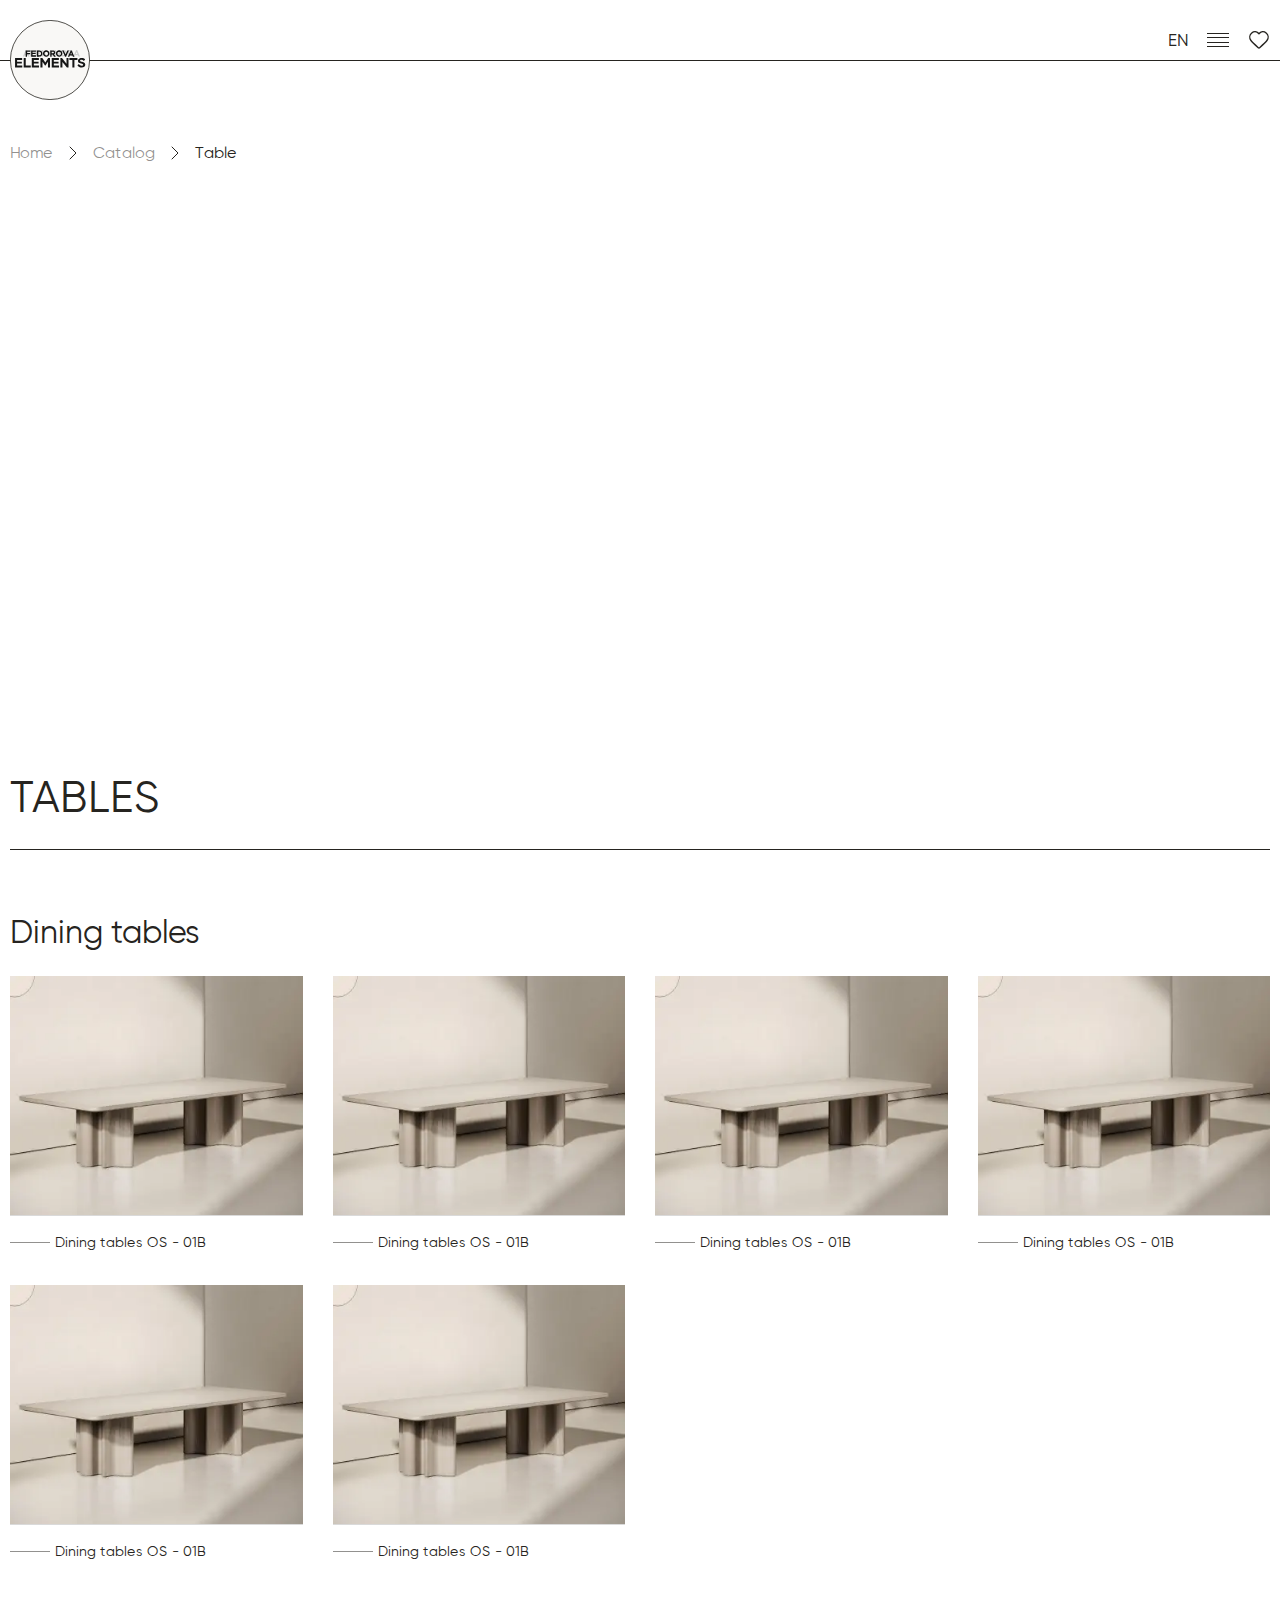
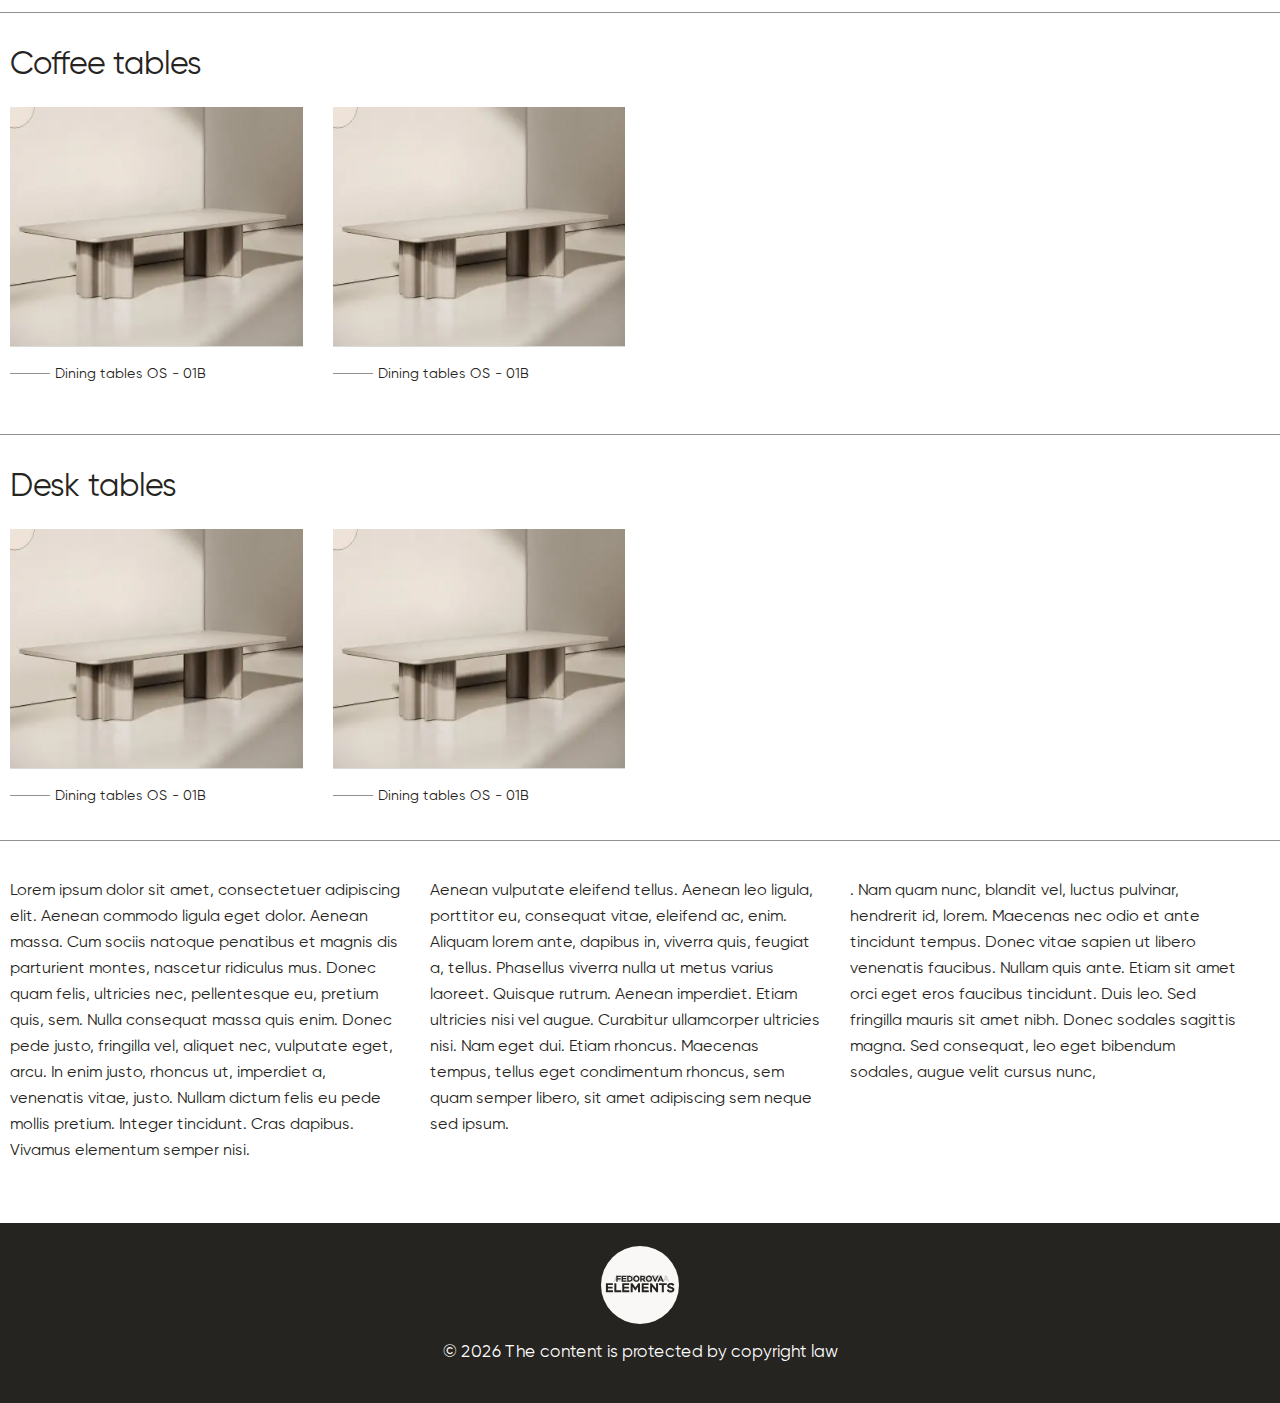
<file: pages/catalog/catalog__table.html>
<!DOCTYPE html>
<html lang="ru">

<head>
    <meta charset="UTF-8" />
    <meta name="viewport" content="width=device-width, user-scalable=no, viewport-fit=cover" />
    <title>Catalog Table</title>

    <link rel="apple-touch-icon" sizes="180x180" href="../../img/favicon/apple-touch-icon.png">
    <link rel="icon" type="image/png" sizes="32x32" href="../../img/favicon/favicon-32x32.png">
    <link rel="icon" type="image/png" sizes="16x16" href="../../img/favicon/favicon-16x16.png">
    <link rel="manifest" href="../../img/favicon//site.webmanifest">
    <link rel="mask-icon" href="../../img/favicon/safari-pinned-tab.svg" color="#2f3c40">
    <meta name="msapplication-TileColor" content="#da532c">
    <meta name="theme-color" content="#ffffff">

    <link rel="stylesheet" type="text/css" href="../../fonts/stylesheet.css" />

    <link rel="stylesheet" type="text/css" href="../../libs/swiper/swiper-bundle.min.css" />
    <link rel="stylesheet" type="text/css" href="../../libs/selectric/selectric.css" />
    <link rel="stylesheet" type="text/css" href="../../libs/micromodal/micromodal.css" />
    <link rel="stylesheet" type="text/css" href="../../libs/fancybox/fancybox.css" />

    <link rel="stylesheet" type="text/css" href="../../css/style.css" />
</head>

<body>

    <div class="site-wrapper inner-page">
        <header class="header">
            <div class="container">
                <div class="header__inner">
                    <div class="logo">
                        <picture class="picture">
                            <img class="logo-fixed" src="../../img/svg/logo-fixed.svg" alt="logo">
                            <img class="logo-static" src="../../img/svg/logo.svg" alt="logo">
                        </picture>
                    </div>

                    <div class="header-controls">
                        <div class="lang">
                            <span class="lang-text">EN</span>
                        </div>

                        <div class="burger">
                            <div class="burger-line"></div>
                            <div class="burger-line"></div>
                            <div class="burger-line"></div>
                            <div class="burger-line"></div>
                        </div>

                        <a class="btn-favorite">
                            <svg width="23" height="22" viewBox="0 0 23 22" fill="none"
                                xmlns="http://www.w3.org/2000/svg">
                                <path fill-rule="evenodd" clip-rule="evenodd"
                                    d="M11.9494 4.70783C10.1167 2.5652 7.06043 1.98884 4.76414 3.95085C2.46784 5.91285 2.14456 9.19323 3.94785 11.5137C5.30992 13.2664 9.17935 16.785 10.9913 18.402C11.3244 18.6992 11.491 18.8478 11.686 18.9063C11.8553 18.9571 12.0435 18.9571 12.2128 18.9063C12.4078 18.8478 12.5743 18.6992 12.9074 18.402C14.7194 16.785 18.5889 13.2664 19.9509 11.5137C21.7542 9.19323 21.4704 5.89221 19.1346 3.95085C16.7989 2.00948 13.7821 2.5652 11.9494 4.70783Z"
                                    stroke="white" stroke-width="1.375" stroke-linecap="round"
                                    stroke-linejoin="round" />
                            </svg>
                        </a>
                    </div>
                </div>
            </div>
        </header>
        <main class="main">
            <section class="breadcrumbs">
                <div class="container">
                    <ul>
                        <li><a href="#">Home</a></li>
                        <li><a href="#">Catalog</a></li>
                        <li><span>Table</span></li>
                    </ul>

                    <a href="#" class="mobile-back">
                        <svg width="24" height="24" viewBox="0 0 24 24" fill="none" xmlns="http://www.w3.org/2000/svg">
                            <path d="M15 6L9 12L15 18" stroke="#262420" stroke-linecap="round"
                                stroke-linejoin="round" />
                        </svg>
                        Catalog
                    </a>
                </div>
            </section>

            <section class="media-section">
                <div class="video-block">
                    <div class="video">
                        <iframe width="100%" height="100%" src="https://www.youtube.com/embed/vUFZStR6JOk" title="title"
                            frameborder="0"
                            allow="accelerometer; autoplay; clipboard-write; encrypted-media; gyroscope; picture-in-picture; web-share"
                            allowfullscreen>
                        </iframe>

                        <button class="btn-play">
                            <svg width="64" height="64" viewBox="0 0 64 64" fill="none"
                                xmlns="http://www.w3.org/2000/svg">
                                <path
                                    d="M21.3335 50.4666V13.1333L50.6668 31.8L21.3335 50.4666ZM25.3335 43.2L43.2668 31.8L25.3335 20.4V43.2Z"
                                    fill="white"></path>
                            </svg>
                        </button>
                    </div>
                </div>
            </section>

            <section class="catalog-inner">
                <div class="catalog-inner__head">
                    <div class="container">
                        <h1 class="caption--two">Tables</h1>
                    </div>
                </div>

                <div class="grid-product">
                    <div class="container">
                        <h2 class="caption--two--inner">Dining tables</h2>
                        <div class="grid-product__list">
                            <div class="product-item">
                                <picture class='picture'>
                                    <a href="#"></a>
                                    <source type="image/webp" srcset="../../img/pic-product.webp" />
                                    <img src="../../img/pic-product.jpg" alt="" />
                                </picture>
                                <a href="#" class="product-item__link">Dining tables OS - 01B</a>
                            </div>
                            <div class="product-item">
                                <picture class='picture'>
                                    <a href="#"></a>
                                    <source type="image/webp" srcset="../../img/pic-product.webp" />
                                    <img src="../../img/pic-product.jpg" alt="" />
                                </picture>
                                <a href="#" class="product-item__link">Dining tables OS - 01B</a>
                            </div>
                            <div class="product-item">
                                <picture class='picture'>
                                    <a href="#"></a>
                                    <source type="image/webp" srcset="../../img/pic-product.webp" />
                                    <img src="../../img/pic-product.jpg" alt="" />
                                </picture>
                                <a href="#" class="product-item__link">Dining tables OS - 01B</a>
                            </div>
                            <div class="product-item">
                                <picture class='picture'>
                                    <a href="#"></a>
                                    <source type="image/webp" srcset="../../img/pic-product.webp" />
                                    <img src="../../img/pic-product.jpg" alt="" />
                                </picture>
                                <a href="#" class="product-item__link">Dining tables OS - 01B</a>
                            </div>
                            <div class="product-item">
                                <picture class='picture'>
                                    <a href="#"></a>
                                    <source type="image/webp" srcset="../../img/pic-product.webp" />
                                    <img src="../../img/pic-product.jpg" alt="" />
                                </picture>
                                <a href="#" class="product-item__link">Dining tables OS - 01B</a>
                            </div>
                            <div class="product-item">
                                <picture class='picture'>
                                    <a href="#"></a>
                                    <source type="image/webp" srcset="../../img/pic-product.webp" />
                                    <img src="../../img/pic-product.jpg" alt="" />
                                </picture>
                                <a href="#" class="product-item__link">Dining tables OS - 01B</a>
                            </div>
                        </div>
                    </div>

                </div>

                <div class="grid-product">
                    <div class="container">
                        <h2 class="caption--two--inner">Coffee tables</h2>
                        <div class="grid-product__list">
                            <div class="product-item">
                                <picture class='picture'>
                                    <a href="#"></a>
                                    <source type="image/webp" srcset="../../img/pic-product.webp" />
                                    <img src="../../img/pic-product.jpg" alt="" />
                                </picture>
                                <a href="#" class="product-item__link">Dining tables OS - 01B</a>
                            </div>
                            <div class="product-item">
                                <picture class='picture'>
                                    <a href="#"></a>
                                    <source type="image/webp" srcset="../../img/pic-product.webp" />
                                    <img src="../../img/pic-product.jpg" alt="" />
                                </picture>
                                <a href="#" class="product-item__link">Dining tables OS - 01B</a>
                            </div>
                        </div>
                    </div>
                </div>

                <div class="grid-product">
                    <div class="container">
                        <h2 class="caption--two--inner">Desk tables</h2>
                        <div class="grid-product__list">
                            <div class="product-item">
                                <picture class='picture'>
                                    <a href="#"></a>
                                    <source type="image/webp" srcset="../../img/pic-product.webp" />
                                    <img src="../../img/pic-product.jpg" alt="" />
                                </picture>
                                <a href="#" class="product-item__link">Dining tables OS - 01B</a>
                            </div>
                            <div class="product-item">
                                <picture class='picture'>
                                    <a href="#"></a>
                                    <source type="image/webp" srcset="../../img/pic-product.webp" />
                                    <img src="../../img/pic-product.jpg" alt="" />
                                </picture>
                                <a href="#" class="product-item__link">Dining tables OS - 01B</a>
                            </div>
                        </div>
                    </div>
                </div>

                <div class="catalog-inner__text">
                    <div class="container">
                        <div class="row">
                            <p>Lorem ipsum dolor sit amet, consectetuer adipiscing elit. Aenean commodo ligula eget
                                dolor. Aenean massa. Cum sociis natoque penatibus et magnis dis parturient montes,
                                nascetur ridiculus mus. Donec quam felis, ultricies nec, pellentesque eu, pretium quis,
                                sem. Nulla consequat massa quis enim. Donec pede justo, fringilla vel, aliquet nec,
                                vulputate eget, arcu. In enim justo, rhoncus ut, imperdiet a, venenatis vitae, justo.
                                Nullam dictum felis eu pede mollis pretium. Integer tincidunt. Cras dapibus. Vivamus
                                elementum semper nisi. </p>

                            <p> Aenean vulputate eleifend tellus. Aenean leo ligula, porttitor eu, consequat vitae,
                                eleifend ac, enim. Aliquam lorem ante, dapibus in, viverra quis, feugiat a, tellus.
                                Phasellus viverra nulla ut metus varius laoreet. Quisque rutrum. Aenean imperdiet. Etiam
                                ultricies nisi vel augue. Curabitur ullamcorper ultricies nisi. Nam eget dui. Etiam
                                rhoncus. Maecenas tempus, tellus eget condimentum rhoncus, sem quam semper libero, sit
                                amet adipiscing sem neque sed ipsum. </p>

                            <p>. Nam quam nunc, blandit vel, luctus pulvinar, hendrerit id, lorem. Maecenas nec odio et
                                ante tincidunt tempus. Donec vitae sapien ut libero venenatis faucibus. Nullam quis
                                ante. Etiam sit amet orci eget eros faucibus tincidunt. Duis leo. Sed fringilla mauris
                                sit amet nibh. Donec sodales sagittis magna. Sed consequat, leo eget bibendum sodales,
                                augue velit cursus nunc,</p>
                        </div>
                    </div>
                </div>

            </section>
        </main>
        <footer class="footer">
            <div class="logo">
                <picture class="picture">
                    <img class="logo-static" src="../../img/svg/logo.svg" alt="logo">
                </picture>
            </div>

            <div class="copyRight">
                <span> &copy; <span class="thisYear"></span> The content is protected by copyright law</span>
            </div>
        </footer>
    </div>

    <div class="menu">
        <div class="container">
            <div class="menu-row">
                <div class="menu-col">
                    <a href="#" class="menu-link active">Catalog</a>
                    <ul class="menu-sub opened">
                        <li><a href="#" class="menu-sub__link">Table</a></li>
                        <li><a href="#" class="menu-sub__link">Konsol</a></li>
                        <li><a href="#" class="menu-sub__link">Dressers</a></li>
                        <li><a href="#" class="menu-sub__link">Panels</a></li>
                        <li><a href="#" class="menu-sub__link">Racks</a></li>
                        <li><a href="#" class="menu-sub__link">Accessories</a></li>
                    </ul>
                </div>
                <div class="menu-col">
                    <a href="#" class="menu-link">Projects</a>
                </div>
                <div class="menu-col">
                    <a href="#" class="menu-link">Favourites</a>
                </div>
                <div class="menu-col">
                    <a href="#" class="menu-link">Contacts</a>
                </div>
            </div>
        </div>

        <button class="btn-close-menu">
            <svg width="24" height="24" viewBox="0 0 24 24" fill="none" xmlns="http://www.w3.org/2000/svg">
                <path d="M18 6L6 18M6 6L18 18" stroke="white" stroke-linecap="round" stroke-linejoin="round" />
            </svg>
        </button>

    </div>

    <script src="../../libs/jquery/jquery-3.6.4.min.js"></script>
    <script src="../../libs/swiper/swiper-bundle.min.js"></script>
    <script src="../../libs/selectric/jquery.selectric.min.js"></script>
    <script src="../../libs/micromodal/micromodal.min.js"></script>
    <script src="../../libs/tabslet/jquery.tabslet.min.js"></script>
    <script src="../../libs/fancybox/fancybox.umd.js"></script>
    <script src="../../libs/inputmask/jquery.inputmask.min.js"></script>
    <script src="../../js/main.js"></script>
    <script src="catalog.js"></script>
</body>

</html>
</file>
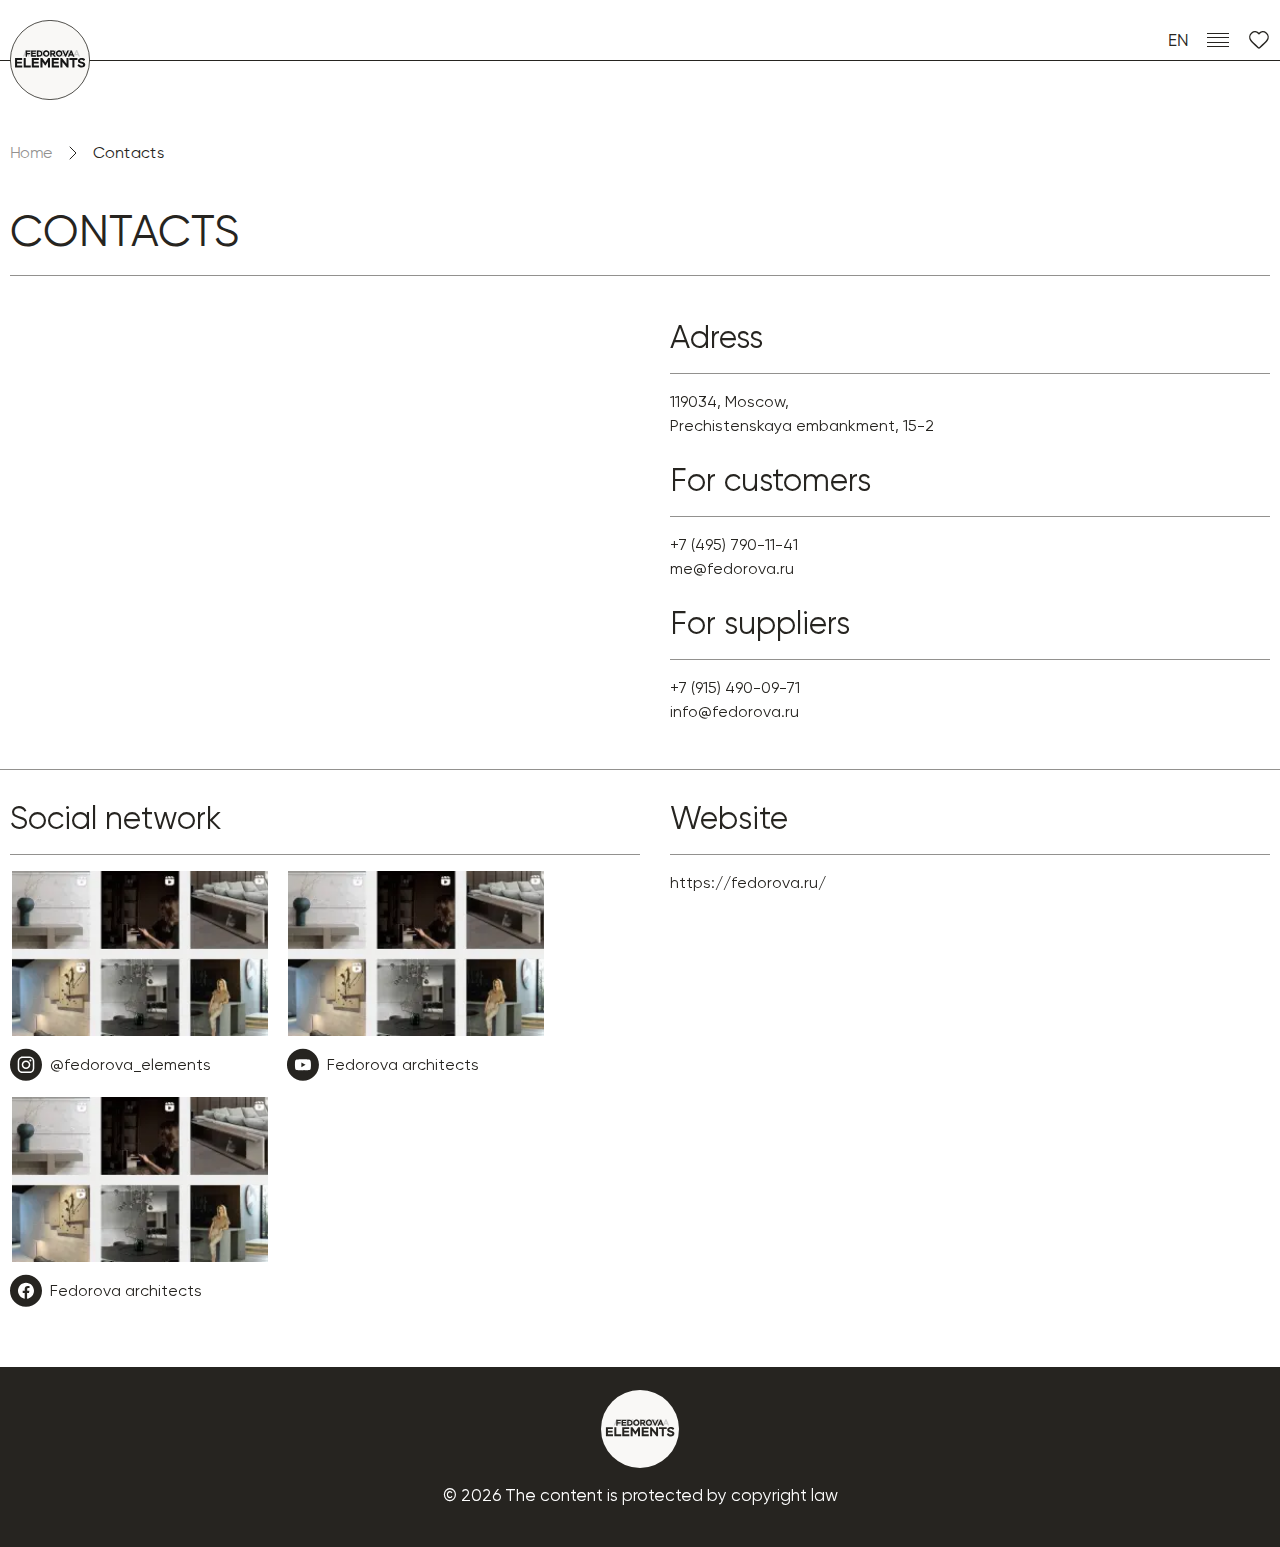
<file: pages/contacts/contacts.html>
<!DOCTYPE html>
<html lang="ru">

<head>
    <meta charset="UTF-8" />
    <meta name="viewport" content="width=device-width, user-scalable=no, viewport-fit=cover" />
    <title>Contacts</title>

    <link rel="apple-touch-icon" sizes="180x180" href="../../img/favicon/apple-touch-icon.png">
    <link rel="icon" type="image/png" sizes="32x32" href="../../img/favicon/favicon-32x32.png">
    <link rel="icon" type="image/png" sizes="16x16" href="../../img/favicon/favicon-16x16.png">
    <link rel="manifest" href="../../img/favicon//site.webmanifest">
    <link rel="mask-icon" href="../../img/favicon/safari-pinned-tab.svg" color="#2f3c40">
    <meta name="msapplication-TileColor" content="#da532c">
    <meta name="theme-color" content="#ffffff">

    <link rel="stylesheet" type="text/css" href="../../fonts/stylesheet.css" />

    <link rel="stylesheet" type="text/css" href="../../libs/swiper/swiper-bundle.min.css" />
    <link rel="stylesheet" type="text/css" href="../../libs/selectric/selectric.css" />
    <link rel="stylesheet" type="text/css" href="../../libs/micromodal/micromodal.css" />
    <link rel="stylesheet" type="text/css" href="../../libs/fancybox/fancybox.css" />

    <link rel="stylesheet" type="text/css" href="../../css/style.css" />
</head>

<body>

    <div class="site-wrapper inner-page">
        <header class="header">
            <div class="container">
                <div class="header__inner">
                    <div class="logo">
                        <picture class="picture">
                            <img class="logo-fixed" src="../../img/svg/logo-fixed.svg" alt="logo">
                            <img class="logo-static" src="../../img/svg/logo.svg" alt="logo">
                        </picture>
                    </div>

                    <div class="header-controls">
                        <div class="lang">
                            <span class="lang-text">EN</span>
                        </div>

                        <div class="burger">
                            <div class="burger-line"></div>
                            <div class="burger-line"></div>
                            <div class="burger-line"></div>
                            <div class="burger-line"></div>
                        </div>

                        <a class="btn-favorite">
                            <svg width="23" height="22" viewBox="0 0 23 22" fill="none"
                                xmlns="http://www.w3.org/2000/svg">
                                <path fill-rule="evenodd" clip-rule="evenodd"
                                    d="M11.9494 4.70783C10.1167 2.5652 7.06043 1.98884 4.76414 3.95085C2.46784 5.91285 2.14456 9.19323 3.94785 11.5137C5.30992 13.2664 9.17935 16.785 10.9913 18.402C11.3244 18.6992 11.491 18.8478 11.686 18.9063C11.8553 18.9571 12.0435 18.9571 12.2128 18.9063C12.4078 18.8478 12.5743 18.6992 12.9074 18.402C14.7194 16.785 18.5889 13.2664 19.9509 11.5137C21.7542 9.19323 21.4704 5.89221 19.1346 3.95085C16.7989 2.00948 13.7821 2.5652 11.9494 4.70783Z"
                                    stroke="white" stroke-width="1.375" stroke-linecap="round"
                                    stroke-linejoin="round" />
                            </svg>
                        </a>
                    </div>
                </div>
            </div>
        </header>
        <main class="main">
            <section class="breadcrumbs">
                <div class="container">
                    <ul>
                        <li><a href="#">Home</a></li>
                        <li><span>Contacts</span></li>
                    </ul>

                    <a href="#" class="mobile-back">
                        <svg width="24" height="24" viewBox="0 0 24 24" fill="none" xmlns="http://www.w3.org/2000/svg">
                            <path d="M15 6L9 12L15 18" stroke="#262420" stroke-linecap="round"
                                stroke-linejoin="round" />
                        </svg>
                        Catalog
                    </a>
                </div>
            </section>

            <section class="contacts-page">
                <div class="contacts-page__head">
                    <div class="container">
                        <h1 class="caption caption--two">Contacts</h1>
                    </div>
                </div>

                <div class="map-sectiton">
                    <div class="container">
                        <div class="map-section__inner">
                            <div class="map-block">
                                <div class="map">
                                    <iframe
                                        src="https://www.google.com/maps/embed?pb=!1m18!1m12!1m3!1d577332.5661379931!2d36.72621209782668!3d55.581033533779255!2m3!1f0!2f0!3f0!3m2!1i1024!2i768!4f13.1!3m3!1m2!1s0x46b54afc73d4b0c9%3A0x3d44d6cc5757cf4c!2z0JzQvtGB0LrQstCwLCDQoNC-0YHRgdC40Y8!5e0!3m2!1sru!2sby!4v1698383591152!5m2!1sru!2sby"
                                        width="100%" height="100%" style="border:0;" allowfullscreen="" loading="lazy"
                                        referrerpolicy="no-referrer-when-downgrade"></iframe>
                                </div>
                            </div>

                            <div class="contact-block">
                                <div class="contact-row">
                                    <h2 class="caption caption--two--inner">Adress</h2>
                                    <p>119034, Moscow,<br />
                                        Prechistenskaya embankment, 15-2</p>
                                </div>
                                <div class="contact-row">
                                    <h2 class="caption caption--two--inner">For customers</h2>
                                    <a href="tel:+74957901141">+7 (495) 790-11-41</a>
                                    <a href="mailto:me@fedorova.ru">me@fedorova.ru</a>
                                </div>
                                <div class="contact-row">
                                    <h2 class="caption caption--two--inner">For suppliers</h2>
                                    <a href="tel:+79154900971">+7 (915) 490-09-71</a>
                                    <a href="mailto:info@fedorova.ru">info@fedorova.ru</a>
                                </div>

                            </div>
                        </div>
                    </div>

                </div>

                <div class="contacts-social">
                    <div class="container">
                        <div class="contacts-social__inner">
                            <div class="contacts-social__left contacts-section__right">
                                <h2 class="caption caption--two--inner">Social network</h2>
                                <ul>
                                    <li>
                                        <picture class="picture">
                                            <source type="image/webp" srcset="../../img/pic-contacts.webp">
                                            <img src="../../img/pic-contacts.jpg" alt="">
                                        </picture>
                                        <div class="link">
                                            <svg width="32" height="33" viewBox="0 0 32 33" fill="none"
                                                xmlns="http://www.w3.org/2000/svg">
                                                <path
                                                    d="M16 19.5945C14.5 19.5945 13.2 18.3945 13.2 16.7945C13.2 15.2945 14.4 13.9945 16 13.9945C17.5 13.9945 18.8 15.1945 18.8 16.7945C18.8 18.2945 17.5 19.5945 16 19.5945Z"
                                                    fill="#262420"></path>
                                                <path fill-rule="evenodd" clip-rule="evenodd"
                                                    d="M19.4 9.99452H12.6C11.8 10.0945 11.4 10.1945 11.1 10.2945C10.7 10.3945 10.4 10.5945 10.1 10.8945C9.86261 11.1319 9.75045 11.3693 9.61489 11.6562C9.57916 11.7318 9.5417 11.8111 9.5 11.8945C9.48453 11.9409 9.46667 11.9897 9.44752 12.042C9.34291 12.3279 9.2 12.7183 9.2 13.3945V20.1945C9.3 20.9945 9.4 21.3945 9.5 21.6945C9.6 22.0945 9.8 22.3945 10.1 22.6945C10.3374 22.9319 10.5748 23.0441 10.8617 23.1796C10.9374 23.2154 11.0165 23.2528 11.1 23.2945C11.1464 23.31 11.1952 23.3279 11.2475 23.347C11.5333 23.4516 11.9238 23.5945 12.6 23.5945H19.4C20.2 23.4945 20.6 23.3945 20.9 23.2945C21.3 23.1945 21.6 22.9945 21.9 22.6945C22.1374 22.4571 22.2495 22.2198 22.3851 21.9328C22.4209 21.8572 22.4583 21.778 22.5 21.6945C22.5155 21.6481 22.5333 21.5993 22.5525 21.547C22.6571 21.2612 22.8 20.8708 22.8 20.1945V13.3945C22.7 12.5945 22.6 12.1945 22.5 11.8945C22.4 11.4945 22.2 11.1945 21.9 10.8945C21.6626 10.6571 21.4252 10.545 21.1383 10.4094C21.0627 10.3737 20.9833 10.3362 20.9 10.2945C20.8536 10.2791 20.8048 10.2612 20.7525 10.242C20.4667 10.1374 20.0762 9.99452 19.4 9.99452ZM16 12.4945C13.6 12.4945 11.7 14.3945 11.7 16.7945C11.7 19.1945 13.6 21.0945 16 21.0945C18.4 21.0945 20.3 19.1945 20.3 16.7945C20.3 14.3945 18.4 12.4945 16 12.4945ZM21.4 12.3945C21.4 12.9468 20.9523 13.3945 20.4 13.3945C19.8477 13.3945 19.4 12.9468 19.4 12.3945C19.4 11.8422 19.8477 11.3945 20.4 11.3945C20.9523 11.3945 21.4 11.8422 21.4 12.3945Z"
                                                    fill="#262420"></path>
                                                <path fill-rule="evenodd" clip-rule="evenodd"
                                                    d="M0 16.7945C0 7.95797 7.16344 0.794525 16 0.794525C24.8366 0.794525 32 7.95797 32 16.7945C32 25.6311 24.8366 32.7945 16 32.7945C7.16344 32.7945 0 25.6311 0 16.7945ZM12.6 8.49452H19.4C20.3 8.59452 20.9 8.69452 21.4 8.89452C22 9.19452 22.4 9.39452 22.9 9.89452C23.4 10.3945 23.7 10.8945 23.9 11.3945C24.1 11.8945 24.3 12.4945 24.3 13.3945V20.1945C24.2 21.0945 24.1 21.6945 23.9 22.1945C23.6 22.7945 23.4 23.1945 22.9 23.6945C22.4 24.1945 21.9 24.4945 21.4 24.6945C20.9 24.8945 20.3 25.0945 19.4 25.0945H12.6C11.7 24.9945 11.1 24.8945 10.6 24.6945C10 24.3945 9.6 24.1945 9.1 23.6945C8.6 23.1945 8.3 22.6945 8.1 22.1945C7.9 21.6945 7.7 21.0945 7.7 20.1945V13.3945C7.8 12.4945 7.9 11.8945 8.1 11.3945C8.4 10.7945 8.6 10.3945 9.1 9.89452C9.6 9.39452 10.1 9.09452 10.6 8.89452C11.1 8.69452 11.7 8.49452 12.6 8.49452Z"
                                                    fill="#262420"></path>
                                            </svg>
                                            <a href="#">@fedorova_elements</a>
                                        </div>
                                    </li>
                                    <li>
                                        <picture class="picture">
                                            <source type="image/webp" srcset="../../img/pic-contacts.webp">
                                            <img src="../../img/pic-contacts.jpg" alt="">
                                        </picture>
                                        <div class="link">
                                            <svg width="33" height="33" viewBox="0 0 33 33" fill="none"
                                                xmlns="http://www.w3.org/2000/svg">
                                                <path d="M19.5498 16.7945L15.3498 14.3945V19.1945L19.5498 16.7945Z"
                                                    fill="#262420">
                                                </path>
                                                <path fill-rule="evenodd" clip-rule="evenodd"
                                                    d="M0.949768 16.7945C0.949768 7.95797 8.11321 0.794525 16.9498 0.794525C25.7863 0.794525 32.9498 7.95797 32.9498 16.7945C32.9498 25.6311 25.7863 32.7945 16.9498 32.7945C8.11321 32.7945 0.949768 25.6311 0.949768 16.7945ZM23.1498 11.4945C23.8498 11.6945 24.3498 12.1945 24.5498 12.8945C24.9498 14.1945 24.9498 16.7945 24.9498 16.7945C24.9498 16.7945 24.9498 19.3945 24.6498 20.6945C24.4498 21.3945 23.9498 21.8945 23.2498 22.0945C21.9498 22.3945 16.9498 22.3945 16.9498 22.3945C16.9498 22.3945 11.8498 22.3945 10.6498 22.0945C9.94977 21.8945 9.44977 21.3945 9.24977 20.6945C8.94977 19.3945 8.94977 16.7945 8.94977 16.7945C8.94977 16.7945 8.94977 14.1945 9.14977 12.8945C9.34976 12.1945 9.84977 11.6945 10.5498 11.4945C11.8498 11.1945 16.8498 11.1945 16.8498 11.1945C16.8498 11.1945 21.9498 11.1945 23.1498 11.4945Z"
                                                    fill="#262420"></path>
                                            </svg>
                                            <a href="#">Fedorova architects</a>
                                        </div>
                                    </li>
                                    <li>
                                        <picture class="picture">
                                            <source type="image/webp" srcset="../../img/pic-contacts.webp">
                                            <img src="../../img/pic-contacts.jpg" alt="">
                                        </picture>
                                        <div class="link">
                                            <svg width="32" height="33" viewBox="0 0 32 33" fill="none"
                                                xmlns="http://www.w3.org/2000/svg">
                                                <path fill-rule="evenodd" clip-rule="evenodd"
                                                    d="M0 16.7945C0 7.95797 7.16344 0.794525 16 0.794525C24.8366 0.794525 32 7.95797 32 16.7945C32 25.6311 24.8366 32.7945 16 32.7945C7.16344 32.7945 0 25.6311 0 16.7945ZM16 8.79453C20.4 8.79453 24 12.3945 24 16.7945C24 20.7945 21.1 24.1945 17.1 24.7945V19.0945H19L19.4 16.7945H17.2V15.2945C17.2 14.6945 17.5 14.0945 18.5 14.0945H19.5V12.0945C19.5 12.0945 18.6 11.8945 17.7 11.8945C15.9 11.8945 14.7 12.9945 14.7 14.9945V16.7945H12.7V19.0945H14.7V24.6945C10.9 24.0945 8 20.7945 8 16.7945C8 12.3945 11.6 8.79453 16 8.79453Z"
                                                    fill="#262420"></path>
                                            </svg>
                                            <a href="#">Fedorova architects</a>
                                        </div>
                                    </li>
                                    <li class="mobile">
                                        <picture class="picture">
                                            <source type="image/webp" srcset="../../img/pic-contacts.webp">
                                            <img src="../../img/pic-contacts.jpg" alt="">
                                        </picture>
                                        <div class="link">
                                            <svg width="32" height="33" viewBox="0 0 32 33" fill="none"
                                                xmlns="http://www.w3.org/2000/svg">
                                                <path fill-rule="evenodd" clip-rule="evenodd"
                                                    d="M0 16.7945C0 7.95797 7.16344 0.794525 16 0.794525C24.8366 0.794525 32 7.95797 32 16.7945C32 25.6311 24.8366 32.7945 16 32.7945C7.16344 32.7945 0 25.6311 0 16.7945ZM16 8.79453C20.4 8.79453 24 12.3945 24 16.7945C24 20.7945 21.1 24.1945 17.1 24.7945V19.0945H19L19.4 16.7945H17.2V15.2945C17.2 14.6945 17.5 14.0945 18.5 14.0945H19.5V12.0945C19.5 12.0945 18.6 11.8945 17.7 11.8945C15.9 11.8945 14.7 12.9945 14.7 14.9945V16.7945H12.7V19.0945H14.7V24.6945C10.9 24.0945 8 20.7945 8 16.7945C8 12.3945 11.6 8.79453 16 8.79453Z"
                                                    fill="#262420"></path>
                                            </svg>
                                            <a href="https://fedorova.ru/">https://fedorova.ru/</a>
                                        </div>
                                    </li>
                                </ul>
                            </div>

                            <div class="contacts-social__right">
                                <h2 class="caption caption--two--inner">Website</h2>
                                <a href="https://fedorova.ru/">https://fedorova.ru/</a>
                            </div>
                        </div>
                    </div>
                </div>
            </section>
        </main>
        <footer class="footer">
            <div class="logo">
                <picture class="picture">
                    <img class="logo-static" src="../../img/svg/logo.svg" alt="logo">
                </picture>
            </div>

            <div class="copyRight">
                <span> &copy; <span class="thisYear"></span> The content is protected by copyright law</span>
            </div>
        </footer>
    </div>

    <div class="menu">
        <div class="container">
            <div class="menu-row">
                <div class="menu-col">
                    <a href="#" class="menu-link active">Catalog</a>
                    <ul class="menu-sub opened">
                        <li><a href="#" class="menu-sub__link">Table</a></li>
                        <li><a href="#" class="menu-sub__link">Konsol</a></li>
                        <li><a href="#" class="menu-sub__link">Dressers</a></li>
                        <li><a href="#" class="menu-sub__link">Panels</a></li>
                        <li><a href="#" class="menu-sub__link">Racks</a></li>
                        <li><a href="#" class="menu-sub__link">Accessories</a></li>
                    </ul>
                </div>
                <div class="menu-col">
                    <a href="#" class="menu-link">Projects</a>
                </div>
                <div class="menu-col">
                    <a href="#" class="menu-link">Favourites</a>
                </div>
                <div class="menu-col">
                    <a href="#" class="menu-link">Contacts</a>
                </div>
            </div>
        </div>

        <button class="btn-close-menu">
            <svg width="24" height="24" viewBox="0 0 24 24" fill="none" xmlns="http://www.w3.org/2000/svg">
                <path d="M18 6L6 18M6 6L18 18" stroke="white" stroke-linecap="round" stroke-linejoin="round" />
            </svg>
        </button>

    </div>

    <script src="../../libs/jquery/jquery-3.6.4.min.js"></script>
    <script src="../../libs/swiper/swiper-bundle.min.js"></script>
    <script src="../../libs/selectric/jquery.selectric.min.js"></script>
    <script src="../../libs/micromodal/micromodal.min.js"></script>
    <script src="../../libs/tabslet/jquery.tabslet.min.js"></script>
    <script src="../../libs/fancybox/fancybox.umd.js"></script>
    <script src="../../libs/inputmask/jquery.inputmask.min.js"></script>
    <script src="../../js/main.js"></script>
    <script src="contacts.js"></script>
</body>

</html>
</file>
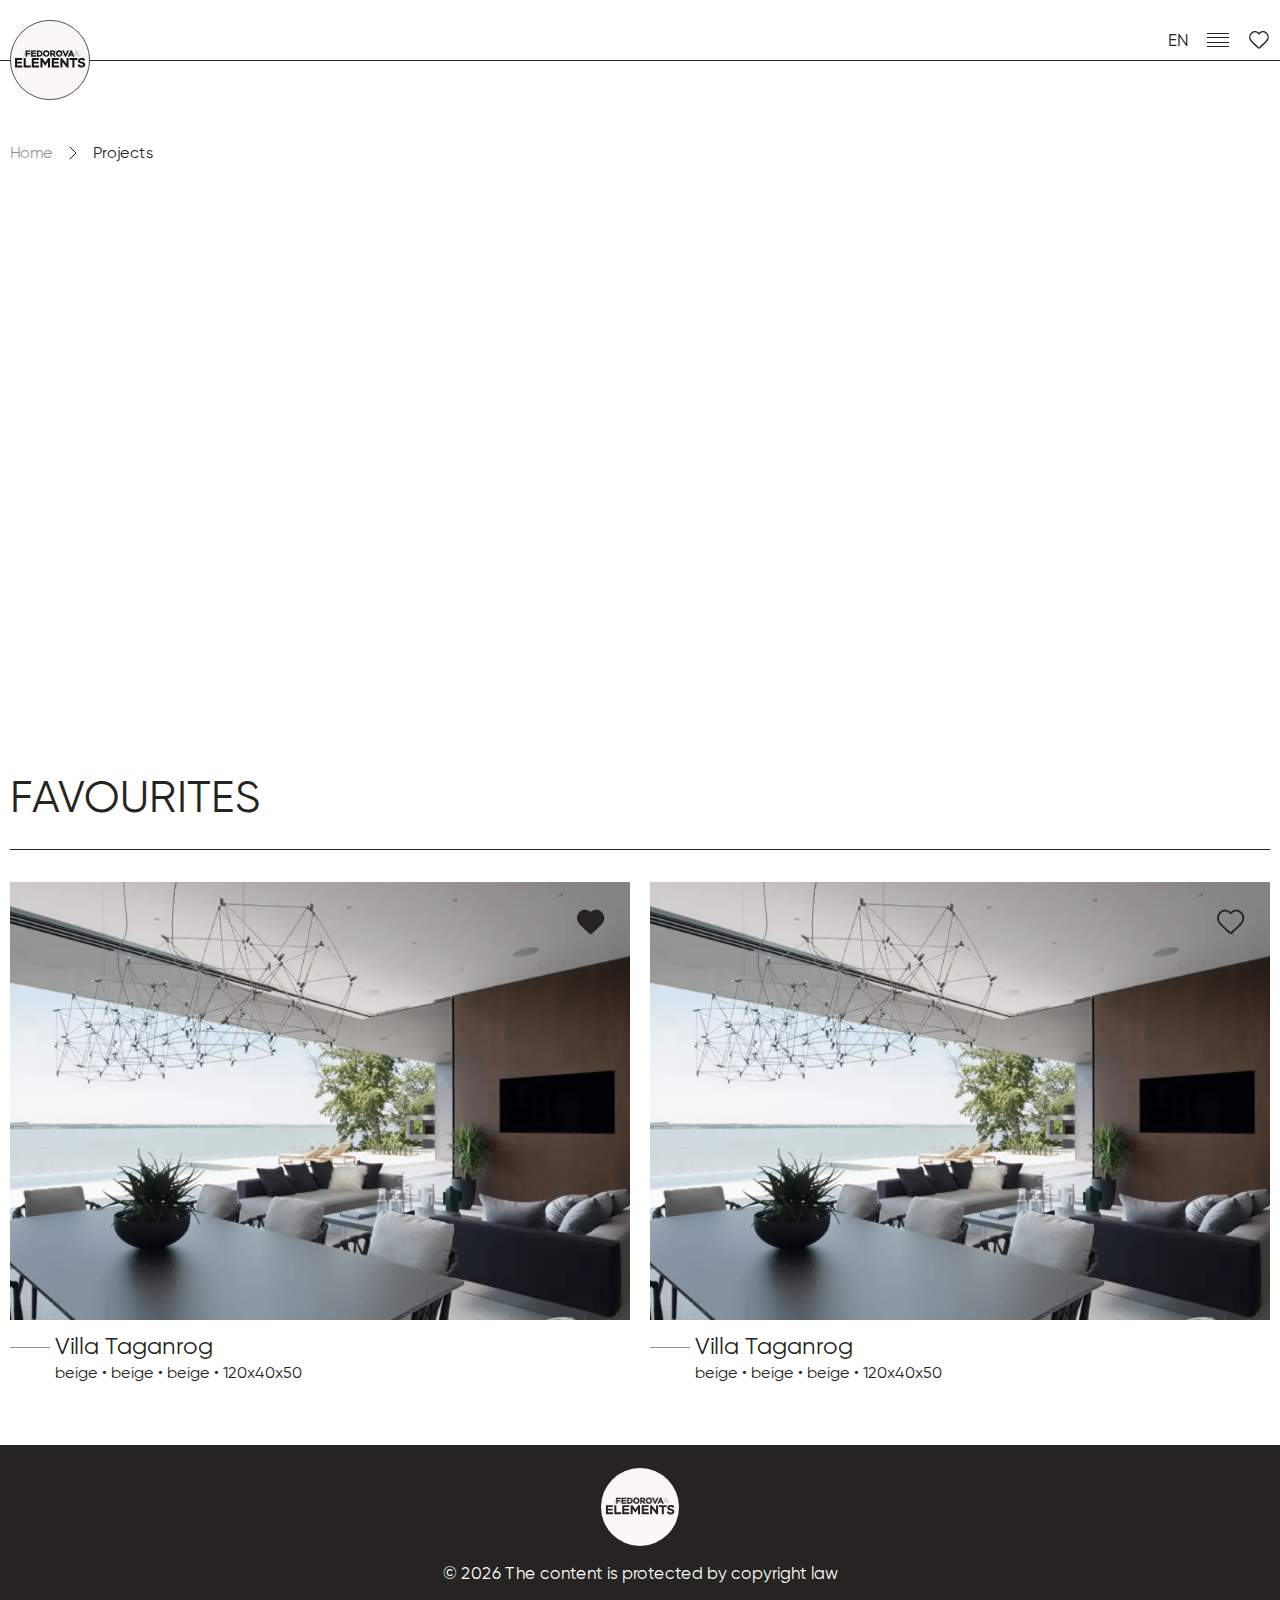
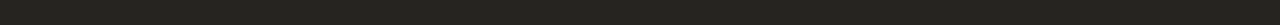
<file: pages/favourites/favourites.html>
<!DOCTYPE html>
<html lang="ru">

<head>
    <meta charset="UTF-8" />
    <meta name="viewport" content="width=device-width, user-scalable=no, viewport-fit=cover" />
    <title>Favourites</title>

    <link rel="apple-touch-icon" sizes="180x180" href="../../img/favicon/apple-touch-icon.png">
    <link rel="icon" type="image/png" sizes="32x32" href="../../img/favicon/favicon-32x32.png">
    <link rel="icon" type="image/png" sizes="16x16" href="../../img/favicon/favicon-16x16.png">
    <link rel="manifest" href="../../img/favicon//site.webmanifest">
    <link rel="mask-icon" href="../../img/favicon/safari-pinned-tab.svg" color="#2f3c40">
    <meta name="msapplication-TileColor" content="#da532c">
    <meta name="theme-color" content="#ffffff">

    <link rel="stylesheet" type="text/css" href="../../fonts/stylesheet.css" />

    <link rel="stylesheet" type="text/css" href="../../libs/swiper/swiper-bundle.min.css" />
    <link rel="stylesheet" type="text/css" href="../../libs/selectric/selectric.css" />
    <link rel="stylesheet" type="text/css" href="../../libs/micromodal/micromodal.css" />
    <link rel="stylesheet" type="text/css" href="../../libs/fancybox/fancybox.css" />

    <link rel="stylesheet" type="text/css" href="../../css/style.css" />
</head>

<body>

    <div class="site-wrapper inner-page">
        <header class="header">
            <div class="container">
                <div class="header__inner">
                    <div class="logo">
                        <picture class="picture">
                            <img class="logo-fixed" src="../../img/svg/logo-fixed.svg" alt="logo">
                            <img class="logo-static" src="../../img/svg/logo.svg" alt="logo">
                        </picture>
                    </div>

                    <div class="header-controls">
                        <div class="lang">
                            <span class="lang-text">EN</span>
                        </div>

                        <div class="burger">
                            <div class="burger-line"></div>
                            <div class="burger-line"></div>
                            <div class="burger-line"></div>
                            <div class="burger-line"></div>
                        </div>

                        <a class="btn-favorite">
                            <svg width="23" height="22" viewBox="0 0 23 22" fill="none"
                                xmlns="http://www.w3.org/2000/svg">
                                <path fill-rule="evenodd" clip-rule="evenodd"
                                    d="M11.9494 4.70783C10.1167 2.5652 7.06043 1.98884 4.76414 3.95085C2.46784 5.91285 2.14456 9.19323 3.94785 11.5137C5.30992 13.2664 9.17935 16.785 10.9913 18.402C11.3244 18.6992 11.491 18.8478 11.686 18.9063C11.8553 18.9571 12.0435 18.9571 12.2128 18.9063C12.4078 18.8478 12.5743 18.6992 12.9074 18.402C14.7194 16.785 18.5889 13.2664 19.9509 11.5137C21.7542 9.19323 21.4704 5.89221 19.1346 3.95085C16.7989 2.00948 13.7821 2.5652 11.9494 4.70783Z"
                                    stroke="white" stroke-width="1.375" stroke-linecap="round"
                                    stroke-linejoin="round" />
                            </svg>
                        </a>
                    </div>
                </div>
            </div>
        </header>
        <main class="main">
            <section class="breadcrumbs">
                <div class="container">
                    <ul>
                        <li><a href="#">Home</a></li>
                        <li><span>Projects</span></li>
                    </ul>

                    <a href="#" class="mobile-back">
                        <svg width="24" height="24" viewBox="0 0 24 24" fill="none" xmlns="http://www.w3.org/2000/svg">
                            <path d="M15 6L9 12L15 18" stroke="#262420" stroke-linecap="round"
                                stroke-linejoin="round" />
                        </svg>
                        Catalog
                    </a>
                </div>
            </section>

            <section class="media-section">
                <div class="video-block">
                    <div class="video">
                        <iframe width="100%" height="100%" src="https://www.youtube.com/embed/vUFZStR6JOk" title="title"
                            frameborder="0"
                            allow="accelerometer; autoplay; clipboard-write; encrypted-media; gyroscope; picture-in-picture; web-share"
                            allowfullscreen>
                        </iframe>

                        <button class="btn-play">
                            <svg width="64" height="64" viewBox="0 0 64 64" fill="none"
                                xmlns="http://www.w3.org/2000/svg">
                                <path
                                    d="M21.3335 50.4666V13.1333L50.6668 31.8L21.3335 50.4666ZM25.3335 43.2L43.2668 31.8L25.3335 20.4V43.2Z"
                                    fill="white"></path>
                            </svg>
                        </button>
                    </div>
                </div>
            </section>

            <section class="catalog-inner">
                <div class="catalog-inner__head">
                    <div class="container">
                        <h1 class="caption--two">favourites</h1>
                    </div>
                </div>

                <div class="projects projects--favorites">
                    <div class="container">
                        <div class="projects-list">
                            <div class="projects-item">
                                <div class="product-item">
                                    <picture class='picture'>
                                        <a href="#"></a>
                                        <source type="image/webp" srcset="../../img/pic-projects.webp" />
                                        <img src="../../img/pic-projects.jpg" alt="" />
                                        <a class="btn-favorite active">
                                            <svg width="23" height="22" viewBox="0 0 23 22" fill="none"
                                                xmlns="http://www.w3.org/2000/svg">
                                                <path fill-rule="evenodd" clip-rule="evenodd"
                                                    d="M11.9494 4.70783C10.1167 2.5652 7.06043 1.98884 4.76414 3.95085C2.46784 5.91285 2.14456 9.19323 3.94785 11.5137C5.30992 13.2664 9.17935 16.785 10.9913 18.402C11.3244 18.6992 11.491 18.8478 11.686 18.9063C11.8553 18.9571 12.0435 18.9571 12.2128 18.9063C12.4078 18.8478 12.5743 18.6992 12.9074 18.402C14.7194 16.785 18.5889 13.2664 19.9509 11.5137C21.7542 9.19323 21.4704 5.89221 19.1346 3.95085C16.7989 2.00948 13.7821 2.5652 11.9494 4.70783Z"
                                                    stroke="white" stroke-width="1.375" stroke-linecap="round"
                                                    stroke-linejoin="round" />
                                            </svg>
                                        </a>
                                    </picture>
                                    <a href="#" class="product-item__link">Villa Taganrog</a>
                                    <span class="product-item__desc">beige • beige • beige • 120х40х50 </span>
                                </div>
                            </div>
                            <div class="projects-item">
                                <div class="product-item">
                                    <picture class='picture'>
                                        <a href="#"></a>
                                        <source type="image/webp" srcset="../../img/pic-projects.webp" />
                                        <img src="../../img/pic-projects.jpg" alt="" />
                                        <a class="btn-favorite">
                                            <svg width="23" height="22" viewBox="0 0 23 22" fill="none"
                                                xmlns="http://www.w3.org/2000/svg">
                                                <path fill-rule="evenodd" clip-rule="evenodd"
                                                    d="M11.9494 4.70783C10.1167 2.5652 7.06043 1.98884 4.76414 3.95085C2.46784 5.91285 2.14456 9.19323 3.94785 11.5137C5.30992 13.2664 9.17935 16.785 10.9913 18.402C11.3244 18.6992 11.491 18.8478 11.686 18.9063C11.8553 18.9571 12.0435 18.9571 12.2128 18.9063C12.4078 18.8478 12.5743 18.6992 12.9074 18.402C14.7194 16.785 18.5889 13.2664 19.9509 11.5137C21.7542 9.19323 21.4704 5.89221 19.1346 3.95085C16.7989 2.00948 13.7821 2.5652 11.9494 4.70783Z"
                                                    stroke="white" stroke-width="1.375" stroke-linecap="round"
                                                    stroke-linejoin="round" />
                                            </svg>
                                        </a>
                                    </picture>
                                    <a href="#" class="product-item__link">Villa Taganrog</a>
                                    <span class="product-item__desc">beige • beige • beige • 120х40х50 </span>
                                </div>
                            </div>
                        </div>
                    </div>
                </div>

            </section>
        </main>
        <footer class="footer">
            <div class="logo">
                <picture class="picture">
                    <img class="logo-static" src="../../img/svg/logo.svg" alt="logo">
                </picture>
            </div>

            <div class="copyRight">
                <span> &copy; <span class="thisYear"></span> The content is protected by copyright law</span>
            </div>
        </footer>
    </div>

    <div class="menu">
        <div class="container">
            <div class="menu-row">
                <div class="menu-col">
                    <a href="#" class="menu-link active">Catalog</a>
                    <ul class="menu-sub opened">
                        <li><a href="#" class="menu-sub__link">Table</a></li>
                        <li><a href="#" class="menu-sub__link">Konsol</a></li>
                        <li><a href="#" class="menu-sub__link">Dressers</a></li>
                        <li><a href="#" class="menu-sub__link">Panels</a></li>
                        <li><a href="#" class="menu-sub__link">Racks</a></li>
                        <li><a href="#" class="menu-sub__link">Accessories</a></li>
                    </ul>
                </div>
                <div class="menu-col">
                    <a href="#" class="menu-link">Projects</a>
                </div>
                <div class="menu-col">
                    <a href="#" class="menu-link">Favourites</a>
                </div>
                <div class="menu-col">
                    <a href="#" class="menu-link">Contacts</a>
                </div>
            </div>
        </div>

        <button class="btn-close-menu">
            <svg width="24" height="24" viewBox="0 0 24 24" fill="none" xmlns="http://www.w3.org/2000/svg">
                <path d="M18 6L6 18M6 6L18 18" stroke="white" stroke-linecap="round" stroke-linejoin="round" />
            </svg>
        </button>

    </div>

    <script src="../../libs/jquery/jquery-3.6.4.min.js"></script>
    <script src="../../libs/swiper/swiper-bundle.min.js"></script>
    <script src="../../libs/selectric/jquery.selectric.min.js"></script>
    <script src="../../libs/micromodal/micromodal.min.js"></script>
    <script src="../../libs/tabslet/jquery.tabslet.min.js"></script>
    <script src="../../libs/fancybox/fancybox.umd.js"></script>
    <script src="../../libs/inputmask/jquery.inputmask.min.js"></script>
    <script src="../../js/main.js"></script>
    <script src="favourites.js"></script>
</body>

</html>
</file>
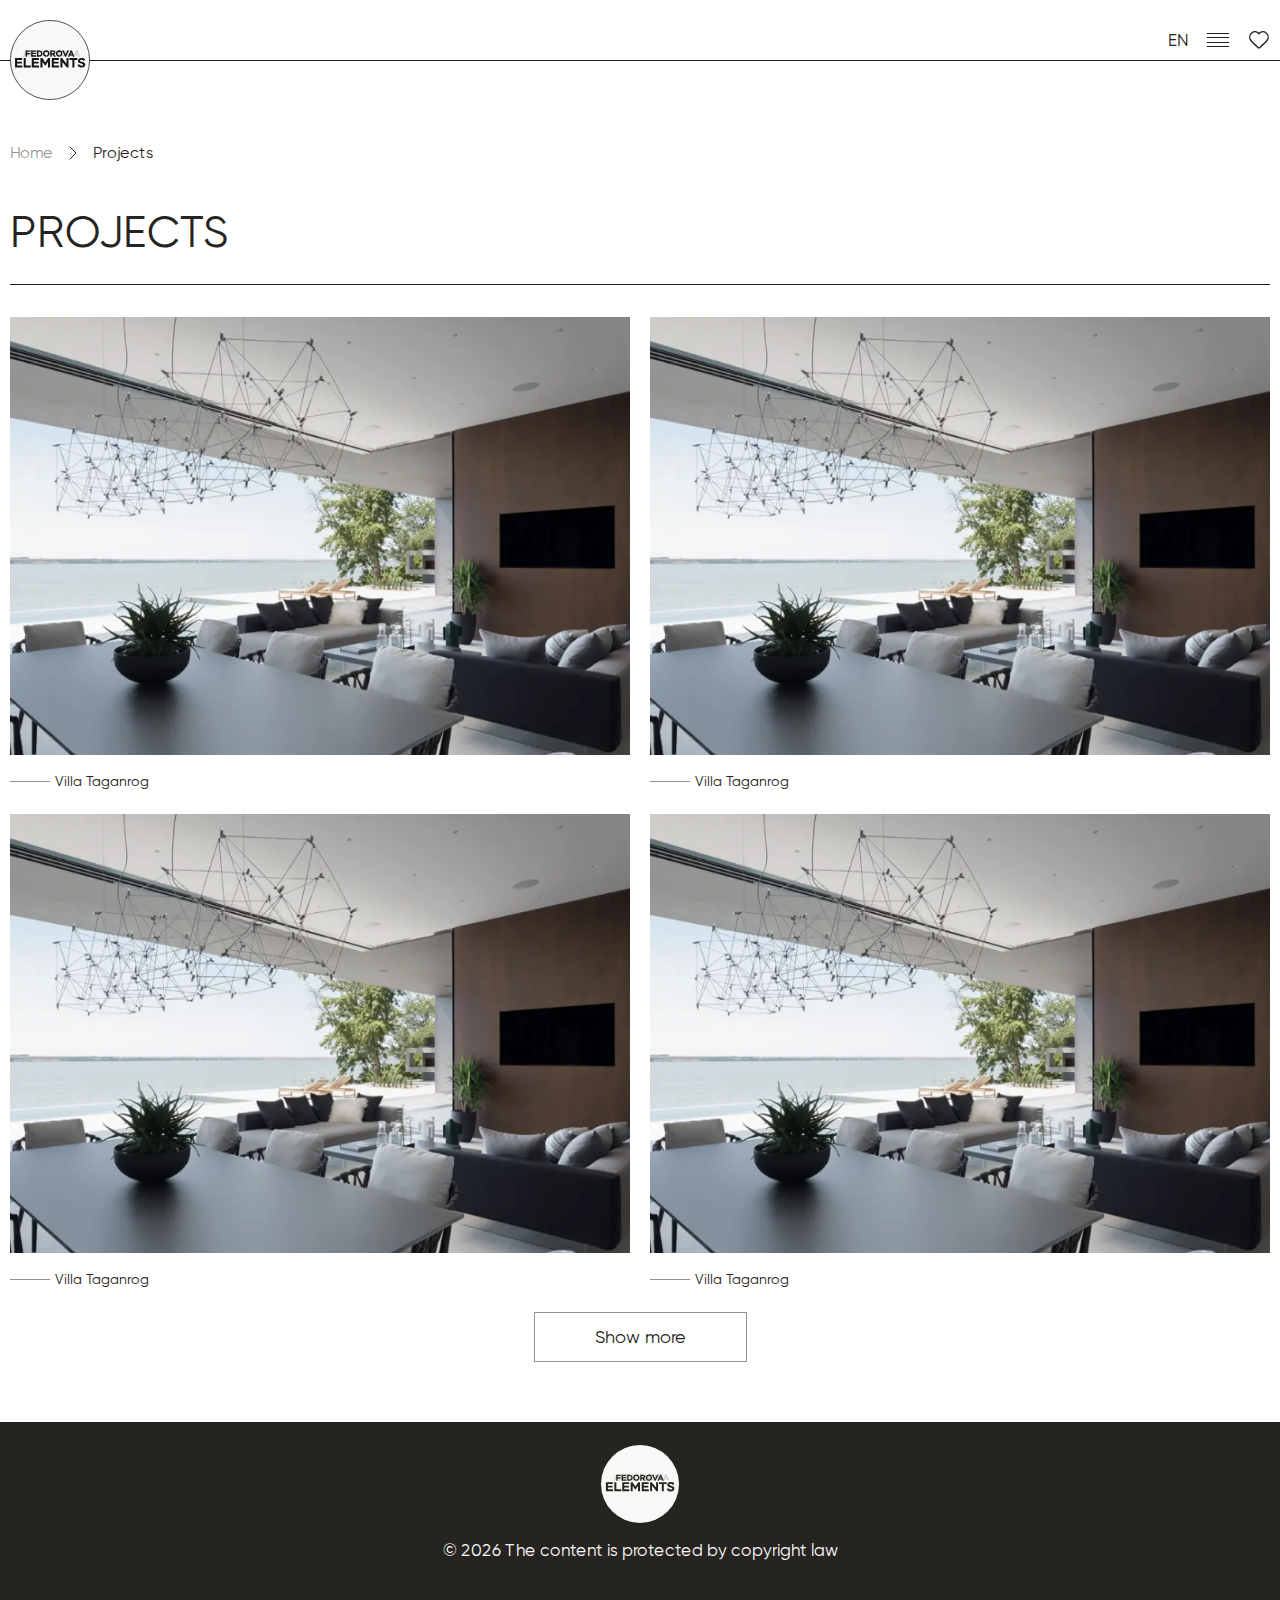
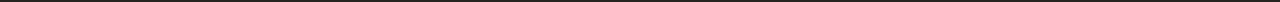
<file: pages/projects/projects.html>
<!DOCTYPE html>
<html lang="ru">

<head>
    <meta charset="UTF-8" />
    <meta name="viewport" content="width=device-width, user-scalable=no, viewport-fit=cover" />
    <title>Projects</title>

    <link rel="apple-touch-icon" sizes="180x180" href="../../img/favicon/apple-touch-icon.png">
    <link rel="icon" type="image/png" sizes="32x32" href="../../img/favicon/favicon-32x32.png">
    <link rel="icon" type="image/png" sizes="16x16" href="../../img/favicon/favicon-16x16.png">
    <link rel="manifest" href="../../img/favicon//site.webmanifest">
    <link rel="mask-icon" href="../../img/favicon/safari-pinned-tab.svg" color="#2f3c40">
    <meta name="msapplication-TileColor" content="#da532c">
    <meta name="theme-color" content="#ffffff">

    <link rel="stylesheet" type="text/css" href="../../fonts/stylesheet.css" />

    <link rel="stylesheet" type="text/css" href="../../libs/swiper/swiper-bundle.min.css" />
    <link rel="stylesheet" type="text/css" href="../../libs/selectric/selectric.css" />
    <link rel="stylesheet" type="text/css" href="../../libs/micromodal/micromodal.css" />
    <link rel="stylesheet" type="text/css" href="../../libs/fancybox/fancybox.css" />

    <link rel="stylesheet" type="text/css" href="../../css/style.css" />
</head>

<body>

    <div class="site-wrapper inner-page">
        <header class="header">
            <div class="container">
                <div class="header__inner">
                    <div class="logo">
                        <picture class="picture">
                            <img class="logo-fixed" src="../../img/svg/logo-fixed.svg" alt="logo">
                            <img class="logo-static" src="../../img/svg/logo.svg" alt="logo">
                        </picture>
                    </div>

                    <div class="header-controls">
                        <div class="lang">
                            <span class="lang-text">EN</span>
                        </div>

                        <div class="burger">
                            <div class="burger-line"></div>
                            <div class="burger-line"></div>
                            <div class="burger-line"></div>
                            <div class="burger-line"></div>
                        </div>

                        <a class="btn-favorite">
                            <svg width="23" height="22" viewBox="0 0 23 22" fill="none"
                                xmlns="http://www.w3.org/2000/svg">
                                <path fill-rule="evenodd" clip-rule="evenodd"
                                    d="M11.9494 4.70783C10.1167 2.5652 7.06043 1.98884 4.76414 3.95085C2.46784 5.91285 2.14456 9.19323 3.94785 11.5137C5.30992 13.2664 9.17935 16.785 10.9913 18.402C11.3244 18.6992 11.491 18.8478 11.686 18.9063C11.8553 18.9571 12.0435 18.9571 12.2128 18.9063C12.4078 18.8478 12.5743 18.6992 12.9074 18.402C14.7194 16.785 18.5889 13.2664 19.9509 11.5137C21.7542 9.19323 21.4704 5.89221 19.1346 3.95085C16.7989 2.00948 13.7821 2.5652 11.9494 4.70783Z"
                                    stroke="white" stroke-width="1.375" stroke-linecap="round"
                                    stroke-linejoin="round" />
                            </svg>
                        </a>
                    </div>
                </div>
            </div>
        </header>
        <main class="main">
            <section class="breadcrumbs">
                <div class="container">
                    <ul>
                        <li><a href="#">Home</a></li>
                        <li><span>Projects</span></li>
                    </ul>

                    <a href="#" class="mobile-back">
                        <svg width="24" height="24" viewBox="0 0 24 24" fill="none" xmlns="http://www.w3.org/2000/svg">
                            <path d="M15 6L9 12L15 18" stroke="#262420" stroke-linecap="round"
                                stroke-linejoin="round" />
                        </svg>
                        Catalog
                    </a>
                </div>
            </section>

            <section class="catalog-inner">
                <div class="catalog-inner__head">
                    <div class="container">
                        <h1 class="caption--two">Projects</h1>
                    </div>
                </div>

                <div class="projects">
                    <div class="container">
                        <div class="projects-list">
                            <div class="projects-item">
                                <div class="product-item">
                                    <picture class='picture'>
                                        <a href="#"></a>
                                        <source type="image/webp" srcset="../../img/pic-projects.webp" />
                                        <img src="../../img/pic-projects.jpg" alt="" />
                                    </picture>
                                    <a href="#" class="product-item__link">Villa Taganrog</a>
                                </div>
                            </div>
                            <div class="projects-item">
                                <div class="product-item">
                                    <picture class='picture'>
                                        <a href="#"></a>
                                        <source type="image/webp" srcset="../../img/pic-projects.webp" />
                                        <img src="../../img/pic-projects.jpg" alt="" />
                                    </picture>
                                    <a href="#" class="product-item__link">Villa Taganrog</a>
                                </div>
                            </div>
                            <div class="projects-item">
                                <div class="product-item">
                                    <picture class='picture'>
                                        <a href="#"></a>
                                        <source type="image/webp" srcset="../../img/pic-projects.webp" />
                                        <img src="../../img/pic-projects.jpg" alt="" />
                                    </picture>
                                    <a href="#" class="product-item__link">Villa Taganrog</a>
                                </div>
                            </div>
                            <div class="projects-item">
                                <div class="product-item">
                                    <picture class='picture'>
                                        <a href="#"></a>
                                        <source type="image/webp" srcset="../../img/pic-projects.webp" />
                                        <img src="../../img/pic-projects.jpg" alt="" />
                                    </picture>
                                    <a href="#" class="product-item__link">Villa Taganrog</a>
                                </div>
                            </div>
                        </div>
                        <div class="catalog-controls">
                            <a href="#" class="btn btn-more">Show more</a>
                        </div>
                    </div>
                </div>

            </section>
        </main>
        <footer class="footer">
            <div class="logo">
                <picture class="picture">
                    <img class="logo-static" src="../../img/svg/logo.svg" alt="logo">
                </picture>
            </div>

            <div class="copyRight">
                <span> &copy; <span class="thisYear"></span> The content is protected by copyright law</span>
            </div>
        </footer>
    </div>

    <div class="menu">
        <div class="container">
            <div class="menu-row">
                <div class="menu-col">
                    <a href="#" class="menu-link active">Catalog</a>
                    <ul class="menu-sub opened">
                        <li><a href="#" class="menu-sub__link">Table</a></li>
                        <li><a href="#" class="menu-sub__link">Konsol</a></li>
                        <li><a href="#" class="menu-sub__link">Dressers</a></li>
                        <li><a href="#" class="menu-sub__link">Panels</a></li>
                        <li><a href="#" class="menu-sub__link">Racks</a></li>
                        <li><a href="#" class="menu-sub__link">Accessories</a></li>
                    </ul>
                </div>
                <div class="menu-col">
                    <a href="#" class="menu-link">Projects</a>
                </div>
                <div class="menu-col">
                    <a href="#" class="menu-link">Favourites</a>
                </div>
                <div class="menu-col">
                    <a href="#" class="menu-link">Contacts</a>
                </div>
            </div>
        </div>

        <button class="btn-close-menu">
            <svg width="24" height="24" viewBox="0 0 24 24" fill="none" xmlns="http://www.w3.org/2000/svg">
                <path d="M18 6L6 18M6 6L18 18" stroke="white" stroke-linecap="round" stroke-linejoin="round" />
            </svg>
        </button>

    </div>

    <script src="../../libs/jquery/jquery-3.6.4.min.js"></script>
    <script src="../../libs/swiper/swiper-bundle.min.js"></script>
    <script src="../../libs/selectric/jquery.selectric.min.js"></script>
    <script src="../../libs/micromodal/micromodal.min.js"></script>
    <script src="../../libs/tabslet/jquery.tabslet.min.js"></script>
    <script src="../../libs/fancybox/fancybox.umd.js"></script>
    <script src="../../libs/inputmask/jquery.inputmask.min.js"></script>
    <script src="../../js/main.js"></script>
    <script src="projects.js"></script>
</body>

</html>
</file>
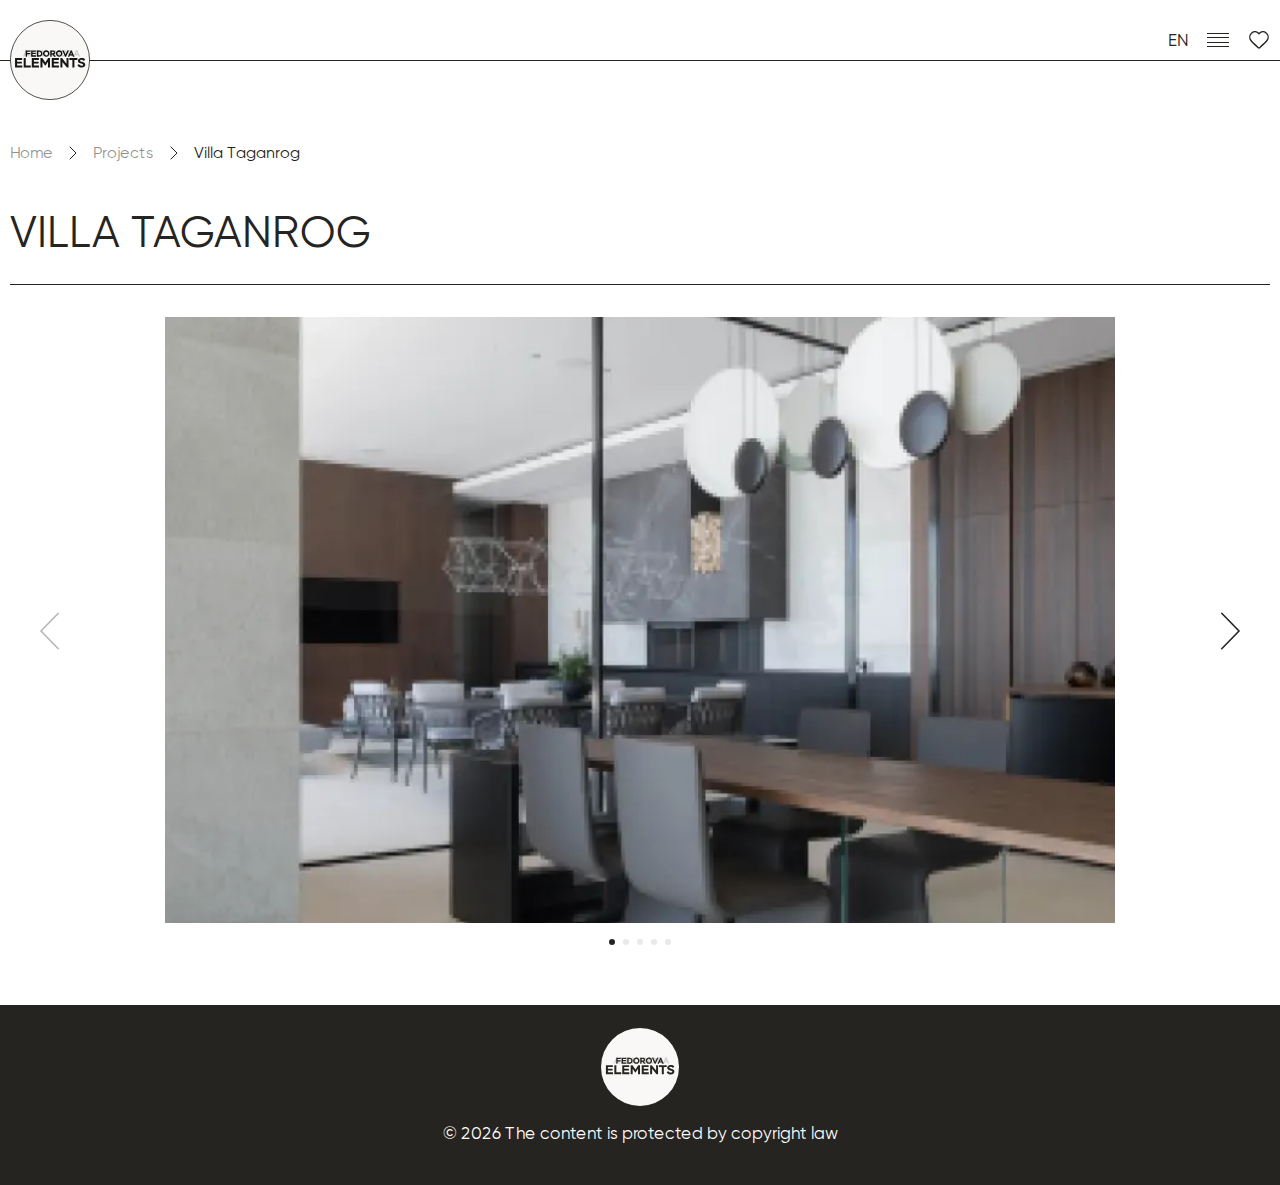
<file: pages/projects/projects2.html>
<!DOCTYPE html>
<html lang="ru">

<head>
    <meta charset="UTF-8" />
    <meta name="viewport" content="width=device-width, user-scalable=no, viewport-fit=cover" />
    <title>Projects 2</title>

    <link rel="apple-touch-icon" sizes="180x180" href="../../img/favicon/apple-touch-icon.png">
    <link rel="icon" type="image/png" sizes="32x32" href="../../img/favicon/favicon-32x32.png">
    <link rel="icon" type="image/png" sizes="16x16" href="../../img/favicon/favicon-16x16.png">
    <link rel="manifest" href="../../img/favicon//site.webmanifest">
    <link rel="mask-icon" href="../../img/favicon/safari-pinned-tab.svg" color="#2f3c40">
    <meta name="msapplication-TileColor" content="#da532c">
    <meta name="theme-color" content="#ffffff">

    <link rel="stylesheet" type="text/css" href="../../fonts/stylesheet.css" />

    <link rel="stylesheet" type="text/css" href="../../libs/swiper/swiper-bundle.min.css" />
    <link rel="stylesheet" type="text/css" href="../../libs/selectric/selectric.css" />
    <link rel="stylesheet" type="text/css" href="../../libs/micromodal/micromodal.css" />
    <link rel="stylesheet" type="text/css" href="../../libs/fancybox/fancybox.css" />

    <link rel="stylesheet" type="text/css" href="../../css/style.css" />
</head>

<body>

    <div class="site-wrapper inner-page">
        <header class="header">
            <div class="container">
                <div class="header__inner">
                    <div class="logo">
                        <picture class="picture">
                            <img class="logo-fixed" src="../../img/svg/logo-fixed.svg" alt="logo">
                            <img class="logo-static" src="../../img/svg/logo.svg" alt="logo">
                        </picture>
                    </div>

                    <div class="header-controls">
                        <div class="lang">
                            <span class="lang-text">EN</span>
                        </div>

                        <div class="burger">
                            <div class="burger-line"></div>
                            <div class="burger-line"></div>
                            <div class="burger-line"></div>
                            <div class="burger-line"></div>
                        </div>

                        <a class="btn-favorite">
                            <svg width="23" height="22" viewBox="0 0 23 22" fill="none"
                                xmlns="http://www.w3.org/2000/svg">
                                <path fill-rule="evenodd" clip-rule="evenodd"
                                    d="M11.9494 4.70783C10.1167 2.5652 7.06043 1.98884 4.76414 3.95085C2.46784 5.91285 2.14456 9.19323 3.94785 11.5137C5.30992 13.2664 9.17935 16.785 10.9913 18.402C11.3244 18.6992 11.491 18.8478 11.686 18.9063C11.8553 18.9571 12.0435 18.9571 12.2128 18.9063C12.4078 18.8478 12.5743 18.6992 12.9074 18.402C14.7194 16.785 18.5889 13.2664 19.9509 11.5137C21.7542 9.19323 21.4704 5.89221 19.1346 3.95085C16.7989 2.00948 13.7821 2.5652 11.9494 4.70783Z"
                                    stroke="white" stroke-width="1.375" stroke-linecap="round"
                                    stroke-linejoin="round" />
                            </svg>
                        </a>
                    </div>
                </div>
            </div>
        </header>
        <main class="main">
            <section class="breadcrumbs">
                <div class="container">
                    <ul>
                        <li><a href="#">Home</a></li>
                        <li><a href="#">Projects</a></li>
                        <li><span>Villa Taganrog</span></li>
                    </ul>

                    <a href="#" class="mobile-back">
                        <svg width="24" height="24" viewBox="0 0 24 24" fill="none" xmlns="http://www.w3.org/2000/svg">
                            <path d="M15 6L9 12L15 18" stroke="#262420" stroke-linecap="round"
                                stroke-linejoin="round" />
                        </svg>
                        Projects
                    </a>
                </div>
            </section>

            <section class="catalog-inner">
                <div class="catalog-inner__head">
                    <div class="container">
                        <h1 class="caption--two">Villa Taganrog</h1>
                    </div>
                </div>

                <div class="projects-inner">
                    <div class="container">
                        <div class="projects-inner__wrapper">
                            <div class="projects-inner__slider swiper">
                                <div class="swiper-wrapper">
                                    <div class="swiper-slide">
                                        <picture class='picture'>
                                            <a href="#" data-fancybox="gallery"></a>
                                            <source type="image/webp" srcset="../../img/pic-projects2.webp" />
                                            <img src="../../img/pic-projects2.jpg" alt="" />
                                        </picture>
                                    </div>
                                    <div class="swiper-slide">
                                        <picture class='picture'>
                                            <a href="#" data-fancybox="gallery"></a>
                                            <source type="image/webp" srcset="../../img/pic-projects2.webp" />
                                            <img src="../../img/pic-projects2.jpg" alt="" />
                                        </picture>
                                    </div>
                                    <div class="swiper-slide">
                                        <picture class='picture'>
                                            <a href="#" data-fancybox="gallery"></a>
                                            <source type="image/webp" srcset="../../img/pic-projects2.webp" />
                                            <img src="../../img/pic-projects2.jpg" alt="" />
                                        </picture>
                                    </div>
                                    <div class="swiper-slide">
                                        <picture class='picture'>
                                            <a href="#" data-fancybox="gallery"></a>
                                            <source type="image/webp" srcset="../../img/pic-projects2.webp" />
                                            <img src="../../img/pic-projects2.jpg" alt="" />
                                        </picture>
                                    </div>
                                    <div class="swiper-slide">
                                        <picture class='picture'>
                                            <a href="#" data-fancybox="gallery"></a>
                                            <source type="image/webp" srcset="../../img/pic-projects2.webp" />
                                            <img src="../../img/pic-projects2.jpg" alt="" />
                                        </picture>
                                    </div>
                                </div>
                            </div>
                            <div class="swiper-pagination"></div>
                            <button class="swiper-button swiper-button-prev">
                                <svg width="21" height="38" viewBox="0 0 21 38" fill="none"
                                    xmlns="http://www.w3.org/2000/svg">
                                    <path d="M19.2901 1.31689L2 18.9999L19.2901 36.683" stroke="#262420"
                                        stroke-width="1.57183" stroke-linecap="round" />
                                </svg>
                            </button>
                            <button class="swiper-button swiper-button-next">
                                <svg width="21" height="38" viewBox="0 0 21 38" fill="none"
                                    xmlns="http://www.w3.org/2000/svg">
                                    <path d="M1.70992 36.6831L19 19.0001L1.70991 1.31703" stroke="#262420"
                                        stroke-width="1.57183" stroke-linecap="round" />
                                </svg>
                            </button>
                        </div>
                    </div>
                </div>

            </section>
        </main>
        <footer class="footer">
            <div class="logo">
                <picture class="picture">
                    <img class="logo-static" src="../../img/svg/logo.svg" alt="logo">
                </picture>
            </div>

            <div class="copyRight">
                <span> &copy; <span class="thisYear"></span> The content is protected by copyright law</span>
            </div>
        </footer>
    </div>

    <div class="menu">
        <div class="container">
            <div class="menu-row">
                <div class="menu-col">
                    <a href="#" class="menu-link active">Catalog</a>
                    <ul class="menu-sub opened">
                        <li><a href="#" class="menu-sub__link">Table</a></li>
                        <li><a href="#" class="menu-sub__link">Konsol</a></li>
                        <li><a href="#" class="menu-sub__link">Dressers</a></li>
                        <li><a href="#" class="menu-sub__link">Panels</a></li>
                        <li><a href="#" class="menu-sub__link">Racks</a></li>
                        <li><a href="#" class="menu-sub__link">Accessories</a></li>
                    </ul>
                </div>
                <div class="menu-col">
                    <a href="#" class="menu-link">Projects</a>
                </div>
                <div class="menu-col">
                    <a href="#" class="menu-link">Favourites</a>
                </div>
                <div class="menu-col">
                    <a href="#" class="menu-link">Contacts</a>
                </div>
            </div>
        </div>

        <button class="btn-close-menu">
            <svg width="24" height="24" viewBox="0 0 24 24" fill="none" xmlns="http://www.w3.org/2000/svg">
                <path d="M18 6L6 18M6 6L18 18" stroke="white" stroke-linecap="round" stroke-linejoin="round" />
            </svg>
        </button>

    </div>

    <script src="../../libs/jquery/jquery-3.6.4.min.js"></script>
    <script src="../../libs/swiper/swiper-bundle.min.js"></script>
    <script src="../../libs/selectric/jquery.selectric.min.js"></script>
    <script src="../../libs/micromodal/micromodal.min.js"></script>
    <script src="../../libs/tabslet/jquery.tabslet.min.js"></script>
    <script src="../../libs/fancybox/fancybox.umd.js"></script>
    <script src="../../libs/inputmask/jquery.inputmask.min.js"></script>
    <script src="../../js/main.js"></script>
    <script src="projects.js"></script>
</body>

</html>
</file>
<file: fonts/stylesheet.css>
@font-face {
    font-family: 'Gilroy';
    src: url('Gilroy-LightItalic.eot');
    src: local('Gilroy Light Italic'), local('Gilroy-LightItalic'),
        url('Gilroy-LightItalic.eot?#iefix') format('embedded-opentype'),
        url('Gilroy-LightItalic.woff') format('woff'),
        url('Gilroy-LightItalic.ttf') format('truetype');
    font-weight: 300;
    font-style: italic;
}

@font-face {
    font-family: 'Gilroy';
    src: url('Gilroy-BoldItalic.eot');
    src: local('Gilroy Bold Italic'), local('Gilroy-BoldItalic'),
        url('Gilroy-BoldItalic.eot?#iefix') format('embedded-opentype'),
        url('Gilroy-BoldItalic.woff') format('woff'),
        url('Gilroy-BoldItalic.ttf') format('truetype');
    font-weight: bold;
    font-style: italic;
}

@font-face {
    font-family: 'Gilroy';
    src: url('Gilroy-SemiBold.eot');
    src: local('Gilroy SemiBold'), local('Gilroy-SemiBold'),
        url('Gilroy-SemiBold.eot?#iefix') format('embedded-opentype'),
        url('Gilroy-SemiBold.woff') format('woff'),
        url('Gilroy-SemiBold.ttf') format('truetype');
    font-weight: 600;
    font-style: normal;
}


@font-face {
    font-family: 'Gilroy';
    src: url('Gilroy-SemiBoldItalic.eot');
    src: local('Gilroy SemiBold Italic'), local('Gilroy-SemiBoldItalic'),
        url('Gilroy-SemiBoldItalic.eot?#iefix') format('embedded-opentype'),
        url('Gilroy-SemiBoldItalic.woff') format('woff'),
        url('Gilroy-SemiBoldItalic.ttf') format('truetype');
    font-weight: 600;
    font-style: italic;
}

@font-face {
    font-family: 'Gilroy';
    src: url('Gilroy-Light.eot');
    src: local('Gilroy Light'), local('Gilroy-Light'),
        url('Gilroy-Light.eot?#iefix') format('embedded-opentype'),
        url('Gilroy-Light.woff') format('woff'),
        url('Gilroy-Light.ttf') format('truetype');
    font-weight: 300;
    font-style: normal;
}

@font-face {
    font-family: 'Gilroy';
    src: url('Gilroy-MediumItalic.eot');
    src: local('Gilroy Medium Italic'), local('Gilroy-MediumItalic'),
        url('Gilroy-MediumItalic.eot?#iefix') format('embedded-opentype'),
        url('Gilroy-MediumItalic.woff') format('woff'),
        url('Gilroy-MediumItalic.ttf') format('truetype');
    font-weight: 500;
    font-style: italic;
}

@font-face {
    font-family: 'Gilroy';
    src: url('Gilroy-Regular.eot');
    src: local('Gilroy Regular'), local('Gilroy-Regular'),
        url('Gilroy-Regular.eot?#iefix') format('embedded-opentype'),
        url('Gilroy-Regular.woff') format('woff'),
        url('Gilroy-Regular.ttf') format('truetype');
    font-weight: normal;
    font-style: normal;
}


@font-face {
    font-family: 'Gilroy';
    src: url('Gilroy-Medium.eot');
    src: local('Gilroy Medium'), local('Gilroy-Medium'),
        url('Gilroy-Medium.eot?#iefix') format('embedded-opentype'),
        url('Gilroy-Medium.woff') format('woff'),
        url('Gilroy-Medium.ttf') format('truetype');
    font-weight: 500;
    font-style: normal;
}

@font-face {
    font-family: 'Gilroy';
    src: url('Gilroy-RegularItalic.eot');
    src: local('Gilroy Regular Italic'), local('Gilroy-RegularItalic'),
        url('Gilroy-RegularItalic.eot?#iefix') format('embedded-opentype'),
        url('Gilroy-RegularItalic.woff') format('woff'),
        url('Gilroy-RegularItalic.ttf') format('truetype');
    font-weight: normal;
    font-style: italic;
}


@font-face {
    font-family: 'Gilroy';
    src: url('Gilroy-Bold.eot');
    src: local('Gilroy Bold'), local('Gilroy-Bold'),
        url('Gilroy-Bold.eot?#iefix') format('embedded-opentype'),
        url('Gilroy-Bold.woff') format('woff'),
        url('Gilroy-Bold.ttf') format('truetype');
    font-weight: bold;
    font-style: normal;
}
</file>
<file: libs/selectric/selectric.css>
/*======================================
  Selectric v1.13.0
======================================*/

.selectric-wrapper {
  position: relative;
  cursor: pointer;
}

.selectric-responsive {
  width: 100%;
}

.selectric {
  border: 1px solid #DDD;
  border-radius: 0px;
  background: #F8F8F8;
  position: relative;
  overflow: hidden;
}

.selectric .label {
  display: block;
  white-space: nowrap;
  overflow: hidden;
  text-overflow: ellipsis;
  margin: 0 38px 0 10px;
  font-size: 12px;
  line-height: 38px;
  color: #444;
  height: 38px;
  -webkit-user-select: none;
     -moz-user-select: none;
      -ms-user-select: none;
          user-select: none;
}

.selectric .button {
  display: block;
  position: absolute;
  right: 0;
  top: 0;
  width: 38px;
  height: 38px;
  line-height: 38px;
  background-color: #F8f8f8;
  color: #BBB;
  text-align: center;
  font: 0/0 a;
  *font: 20px/38px Lucida Sans Unicode, Arial Unicode MS, Arial;
}

.selectric .button:after {
  content: " ";
  position: absolute;
  top: 0;
  right: 0;
  bottom: 0;
  left: 0;
  margin: auto;
  width: 0;
  height: 0;
  border: 4px solid transparent;
  border-top-color: #BBB;
  border-bottom: none;
}

.selectric-focus .selectric {
  border-color: #aaaaaa;
}

.selectric-hover .selectric {
  border-color: #c4c4c4;
}

.selectric-hover .selectric .button {
  color: #a2a2a2;
}

.selectric-hover .selectric .button:after {
  border-top-color: #a2a2a2;
}

.selectric-open {
  z-index: 9999;
}

.selectric-open .selectric {
  border-color: #c4c4c4;
}

.selectric-open .selectric-items {
  display: block;
}

.selectric-disabled {
  filter: alpha(opacity=50);
  opacity: 0.5;
  cursor: default;
  -webkit-user-select: none;
     -moz-user-select: none;
      -ms-user-select: none;
          user-select: none;
}

.selectric-hide-select {
  position: relative;
  overflow: hidden;
  width: 0;
  height: 0;
}

.selectric-hide-select select {
  position: absolute;
  left: -100%;
}

.selectric-hide-select.selectric-is-native {
  position: absolute;
  width: 100%;
  height: 100%;
  z-index: 10;
}

.selectric-hide-select.selectric-is-native select {
  position: absolute;
  top: 0;
  left: 0;
  right: 0;
  height: 100%;
  width: 100%;
  border: none;
  z-index: 1;
  box-sizing: border-box;
  opacity: 0;
}

.selectric-input {
  position: absolute !important;
  top: 0 !important;
  left: 0 !important;
  overflow: hidden !important;
  clip: rect(0, 0, 0, 0) !important;
  margin: 0 !important;
  padding: 0 !important;
  width: 1px !important;
  height: 1px !important;
  outline: none !important;
  border: none !important;
  *font: 0/0 a !important;
  background: none !important;
}

.selectric-temp-show {
  position: absolute !important;
  visibility: hidden !important;
  display: block !important;
}

/* Items box */
.selectric-items {
  display: none;
  position: absolute;
  top: 100%;
  left: 0;
  background: #F8F8F8;
  border: 1px solid #c4c4c4;
  z-index: -1;
  box-shadow: 0 0 10px -6px;
}

.selectric-items .selectric-scroll {
  height: 100%;
  overflow: auto;
}

.selectric-above .selectric-items {
  top: auto;
  bottom: 100%;
}

.selectric-items ul, .selectric-items li {
  list-style: none;
  padding: 0;
  margin: 0;
  font-size: 12px;
  line-height: 20px;
  min-height: 20px;
}

.selectric-items li {
  display: block;
  padding: 10px;
  color: #666;
  cursor: pointer;
}

.selectric-items li.selected {
  background: #E0E0E0;
  color: #444;
}

.selectric-items li.highlighted {
  background: #D0D0D0;
  color: #444;
}

.selectric-items li:hover {
  background: #D5D5D5;
  color: #444;
}

.selectric-items .disabled {
  filter: alpha(opacity=50);
  opacity: 0.5;
  cursor: default !important;
  background: none !important;
  color: #666 !important;
  -webkit-user-select: none;
     -moz-user-select: none;
      -ms-user-select: none;
          user-select: none;
}

.selectric-items .selectric-group .selectric-group-label {
  font-weight: bold;
  padding-left: 10px;
  cursor: default;
  -webkit-user-select: none;
     -moz-user-select: none;
      -ms-user-select: none;
          user-select: none;
  background: none;
  color: #444;
}

.selectric-items .selectric-group.disabled li {
  filter: alpha(opacity=100);
  opacity: 1;
}

.selectric-items .selectric-group li {
  padding-left: 25px;
}
</file>
<file: libs/micromodal/micromodal.css>
/**************************\
  Basic Modal Styles
\**************************/

.modal {
  font-family: -apple-system,BlinkMacSystemFont,avenir next,avenir,helvetica neue,helvetica,ubuntu,roboto,noto,segoe ui,arial,sans-serif;
}

.modal__overlay {
  position: fixed;
  top: 0;
  left: 0;
  right: 0;
  bottom: 0;
  background: rgba(0,0,0,0.6);
  display: flex;
  justify-content: center;
  align-items: center;
}

.modal__container {
  background-color: #fff;
  padding: 30px;
  max-width: 500px;
  max-height: 100vh;
  border-radius: 4px;
  overflow-y: auto;
  box-sizing: border-box;
}

.modal__header {
  display: flex;
  justify-content: space-between;
  align-items: center;
}

.modal__title {
  margin-top: 0;
  margin-bottom: 0;
  font-weight: 600;
  font-size: 1.25rem;
  line-height: 1.25;
  color: #00449e;
  box-sizing: border-box;
}

.modal__close {
  background: transparent;
  border: 0;
}

.modal__header .modal__close:before { content: "\2715"; }

.modal__content {
  margin-top: 2rem;
  margin-bottom: 2rem;
  line-height: 1.5;
  color: rgba(0,0,0,.8);
}

.modal__btn {
  font-size: .875rem;
  padding-left: 1rem;
  padding-right: 1rem;
  padding-top: .5rem;
  padding-bottom: .5rem;
  background-color: #e6e6e6;
  color: rgba(0,0,0,.8);
  border-radius: .25rem;
  border-style: none;
  border-width: 0;
  cursor: pointer;
  -webkit-appearance: button;
  text-transform: none;
  overflow: visible;
  line-height: 1.15;
  margin: 0;
  will-change: transform;
  -moz-osx-font-smoothing: grayscale;
  -webkit-backface-visibility: hidden;
  backface-visibility: hidden;
  -webkit-transform: translateZ(0);
  transform: translateZ(0);
  transition: -webkit-transform .25s ease-out;
  transition: transform .25s ease-out;
  transition: transform .25s ease-out,-webkit-transform .25s ease-out;
}

.modal__btn:focus, .modal__btn:hover {
  -webkit-transform: scale(1.05);
  transform: scale(1.05);
}

.modal__btn-primary {
  background-color: #00449e;
  color: #fff;
}



/**************************\
  Demo Animation Style
\**************************/
@keyframes mmfadeIn {
    from { opacity: 0; }
      to { opacity: 1; }
}

@keyframes mmfadeOut {
    from { opacity: 1; }
      to { opacity: 0; }
}

@keyframes mmslideIn {
  from { transform: translateY(15%); }
    to { transform: translateY(0); }
}

@keyframes mmslideOut {
    from { transform: translateY(0); }
    to { transform: translateY(-10%); }
}

.micromodal-slide {
  display: none;
}

.micromodal-slide.is-open {
  display: block;
}

.micromodal-slide[aria-hidden="false"] .modal__overlay {
  animation: mmfadeIn .3s cubic-bezier(0.0, 0.0, 0.2, 1);
}

.micromodal-slide[aria-hidden="false"] .modal__container {
  animation: mmslideIn .3s cubic-bezier(0, 0, .2, 1);
}

.micromodal-slide[aria-hidden="true"] .modal__overlay {
  animation: mmfadeOut .3s cubic-bezier(0.0, 0.0, 0.2, 1);
}

.micromodal-slide[aria-hidden="true"] .modal__container {
  animation: mmslideOut .3s cubic-bezier(0, 0, .2, 1);
}

.micromodal-slide .modal__container,
.micromodal-slide .modal__overlay {
  will-change: transform;
}
</file>
<file: css/style.css>
*,
*:before,
*:after {
  -webkit-box-sizing: border-box;
  -moz-box-sizing: border-box;
  box-sizing: border-box;
  -webkit-text-size-adjust: 100%;
  -moz-text-size-adjust: 100%;
  -ms-text-size-adjust: 100%;
}

html {
  padding: env(safe-area-inset);
}

html,
body {
  -webkit-box-sizing: border-box;
  -moz-box-sizing: border-box;
  box-sizing: border-box;
  -webkit-text-size-adjust: 100%;
  -moz-text-size-adjust: 100%;
  -ms-text-size-adjust: 100%;
  scroll-behavior: smooth;
  margin: 0 auto !important;
}

body {
  margin: 0 auto;
  padding: 0px;
  -webkit-outline: none;
  outline: none;
  position: relative;
  min-width: 320px;
  max-height: 1000000px;
  min-height: 100vh;
  text-decoration-skip: objects;
  -webkit-font-smoothing: antialiased;
  -webkit-tap-highlight-color: transparent;
}

:focus,
:active,
:hover,
:link {
  -webkit-tap-highlight-color: rgba(0, 0, 0, 0) !important;
  -webkit-focus-ring-color: rgba(0, 0, 0, 0) !important;
  -webkit-outline: none;
  outline: none;
}

ul,
ol {
  list-style-position: inside;
  list-style-type: none;
  padding: 0;
  margin: 0;
  text-align: left;
}

li {
  height: auto;
}

h1,
h2,
h3,
h4,
h5,
h6,
p {
  margin: 0;
}

iframe {
  display: block;
  border: none;
}

img {
  display: block;
  border: none;
  max-width: 100%;
}

textarea {
  white-space: pre-wrap;
  resize: none;
}

button,
select {
  display: block;
  padding: 0;
  border: none;
  -webkit-border-radius: 0;
  -moz-border-radius: 0;
  -ms-border-radius: 0;
  border-radius: 0;
  font-family: inherit;
  background-color: transparent;
  -webkit-appearance: none;
  -moz-appearance: none;
  appearance: none;
  -webkit-box-shadow: none;
  -moz-box-shadow: none;
  box-shadow: none;
  text-transform: none;
}

button {
  width: auto;
  cursor: pointer;
}

button::-moz-focus-inner,
[type=button]::-moz-focus-inner,
[type=reset]::-moz-focus-inner,
[type=submit]::-moz-focus-inner {
  border: none;
  padding: 0;
}

[type=search],
button:-moz-focusring,
[type=button]:-moz-focusring,
[type=reset]:-moz-focusring,
[type=submit]:-moz-focusring {
  -webkit-outline: none;
  outline: none;
}

[type=search]::-webkit-search-decoration,
::-webkit-file-upload-button {
  -webkit-appearance: none;
  -moz-appearance: none;
  appearance: none;
}

[hidden],
::-ms-clear,
area {
  display: none;
}

fieldset {
  border: none;
  margin: 0;
  padding: 0;
}

legend {
  display: block;
  padding: 0;
}

menu,
dir {
  list-style: none;
  margin: 0;
  padding: 0;
}

::-webkit-input-placeholder {
  color: inherit;
}

:-ms-input-placeholder {
  color: inherit;
}

::-moz-input-placeholder {
  color: inherit;
}

::-moz-placeholder {
  color: inherit;
}

:-moz-placeholder {
  color: inherit;
}

a {
  background-color: transparent;
  color: inherit;
  text-decoration: none;
  -webkit-outline: none;
  outline: none;
}

[type=date]::-webkit-inner-spin-button {
  display: none;
}

[type=date]::-webkit-calendar-picker-indicator {
  opacity: 0;
}

body {
  font-family: "Gilroy";
  font-weight: 400;
  font-size: 18px;
  line-height: 26px;
  color: #262420;
}
body.hidden {
  overflow: hidden;
}

.container {
  width: 100%;
  max-width: 1650px;
  padding: 0 10px;
  margin: 0 auto;
}

a {
  text-decoration-skip-ink: none;
}

label,
textarea,
input {
  -webkit-appearance: none;
  -webkit-border-radius: 50px;
  -moz-border-radius: 50px;
  -ms-border-radius: 50px;
  border-radius: 50px;
  font-family: "Gilroy";
}

.site-wrapper {
  display: flex;
  flex-direction: column;
  flex-wrap: wrap;
  min-height: 100vh;
  width: 100%;
}
.site-wrapper .footer {
  margin-top: auto;
}

.logo {
  position: relative;
  z-index: 1;
  -webkit-transition: all 0.3s;
  -moz-transition: all 0.3s;
  -o-transition: all 0.3s;
  transition: all 0.3s;
  cursor: pointer;
  border-radius: 50%;
}
.logo > a {
  display: block;
  position: absolute;
  left: 0;
  top: 0;
  width: 100%;
  height: 100%;
  z-index: 7;
  overflow: hidden;
  text-indent: 200%;
  white-space: nowrap;
}
.logo:hover {
  transform: scale(1.05);
  box-shadow: 0px 0px 5px 2px rgba(255, 255, 255, 0.77);
}
.logo .picture {
  width: 100px;
  height: 100px;
}
.logo .picture img {
  position: absolute;
  left: 0;
  top: 0;
  width: 100%;
  height: 100%;
  transition: all 0.3s;
}
.logo-fixed {
  opacity: 0;
  pointer-events: none;
}
.main {
  width: 100%;
}

.input-item {
  position: relative;
}
.input-item .btn-telegram, .input-item input, .input-item textarea {
  border: 0;
  background: transparent;
  width: 100%;
  height: 48px;
  border: 1px solid rgb(0, 0, 0);
  font-weight: 400;
  font-size: 16px;
  line-height: 24px;
  color: rgb(0, 0, 0);
  -webkit-border-radius: 10px;
  -moz-border-radius: 10px;
  -ms-border-radius: 10px;
  border-radius: 10px;
  padding: 0 20px;
}
.input-item .btn-telegram::placeholder, .input-item input::placeholder, .input-item textarea::placeholder {
  opacity: 1;
  text-transform: none;
}
.input-item label {
  font-weight: 400;
  font-size: 14px;
  line-height: 16px;
  color: #80726a;
  display: block;
}
.input-item textarea {
  height: 143px;
  padding: 16px 20px;
}
.input-item input + input {
  margin-top: 24px;
}
.input-item .btn-telegram {
  text-align: left;
  padding-left: 40px;
  -webkit-transition: all 0.3s;
  -moz-transition: all 0.3s;
  -o-transition: all 0.3s;
  transition: all 0.3s;
}
.input-item .btn-telegram svg {
  -webkit-transition: all 0.3s;
  -moz-transition: all 0.3s;
  -o-transition: all 0.3s;
  transition: all 0.3s;
}
.input-item .btn-telegram svg path {
  -webkit-transition: all 0.3s;
  -moz-transition: all 0.3s;
  -o-transition: all 0.3s;
  transition: all 0.3s;
}
.input-item .btn-telegram:hover {
  background-color: rgb(0, 0, 0);
  color: rgb(255, 255, 255);
}
.input-item .btn-telegram:hover svg path {
  fill: rgb(255, 255, 255);
}
.input-item .icon {
  position: absolute;
  bottom: 9px;
  right: 1px;
}
.input-item .icon svg {
  color: rgb(0, 0, 0);
  fill: rgb(0, 0, 0);
}
.input-item .icon-check {
  position: absolute;
  right: 24px;
  top: 50%;
  margin-top: -10px;
}
.input-item .icon-social {
  position: absolute;
  left: 16px;
  top: 50%;
  margin-top: -6px;
}

.check-block {
  display: flex;
  align-items: center;
  min-height: 25px;
}
.check-block input {
  display: none;
}
.check-block input:checked + label {
  color: rgb(0, 0, 0);
}
.check-block input:checked + label::before {
  background-color: rgb(0, 0, 0);
  border-color: rgb(0, 0, 0);
}
.check-block input:checked + label::after {
  opacity: 1;
}
.check-block label {
  cursor: pointer;
  padding-left: 38px;
  position: relative;
  color: #262420;
  font-size: 16px;
  font-weight: 400;
  line-height: 19px;
  -webkit-transition: color 0.3s;
  -moz-transition: color 0.3s;
  -o-transition: color 0.3s;
  transition: color 0.3s;
}
.check-block label::before {
  content: "";
  position: absolute;
  -webkit-transition: all 0.3s;
  -moz-transition: all 0.3s;
  -o-transition: all 0.3s;
  transition: all 0.3s;
  left: 0;
  top: 50%;
  width: 24px;
  height: 24px;
  -moz-transform: translateY(-50%);
  -ms-transform: translateY(-50%);
  -webkit-transform: translateY(-50%);
  -o-transform: translateY(-50%);
  transform: translateY(-50%);
  border: solid 1px rgb(153, 153, 153);
  -webkit-border-radius: 3px;
  -moz-border-radius: 3px;
  -ms-border-radius: 3px;
  border-radius: 3px;
}
.check-block label::after {
  content: "";
  position: absolute;
  -webkit-transition: all 0.3s;
  -moz-transition: all 0.3s;
  -o-transition: all 0.3s;
  transition: all 0.3s;
  top: 50%;
  left: 0;
  top: 50%;
  width: 24px;
  height: 24px;
  -moz-transform: translateY(-50%);
  -ms-transform: translateY(-50%);
  -webkit-transform: translateY(-50%);
  -o-transform: translateY(-50%);
  transform: translateY(-50%);
  background-image: url("data:image/svg+xml;charset=UTF-8,%3csvg width='18' height='13' viewBox='0 0 18 13' fill='none' xmlns='http://www.w3.org/2000/svg'%3e%3cpath d='M17 1L6 12L1 7' stroke='white' stroke-width='1.5' stroke-linecap='round' stroke-linejoin='round'/%3e%3c/svg%3e ");
  background-position: center;
  background-repeat: no-repeat;
}
.check-block a {
  text-decoration: underline;
  -webkit-transition: text-decoration 0.3s;
  -moz-transition: text-decoration 0.3s;
  -o-transition: text-decoration 0.3s;
  transition: text-decoration 0.3s;
}
.check-block a:hover {
  text-decoration-color: transparent;
}
.check-block + .check-block {
  margin-top: 16px;
}

.selectric {
  border: 0;
  background: transparent;
  width: 100%;
  height: 47px;
  width: 100%;
  -webkit-border-radius: 0;
  -moz-border-radius: 0;
  -ms-border-radius: 0;
  border-radius: 0;
}
.selectric .label {
  font-weight: 400;
  font-size: 16px;
  line-height: 24px;
  height: 100%;
  padding: 10px 0;
  padding-right: 40px;
  margin: 0;
  color: rgb(0, 0, 0);
}
.selectric .button {
  width: 48px;
  height: 100%;
  background: transparent;
  display: flex;
  background-image: url("../img/arrow_bottom.svg");
  background-position: center;
  background-repeat: no-repeat;
  -webkit-transition: all 0.3s;
  -moz-transition: all 0.3s;
  -o-transition: all 0.3s;
  transition: all 0.3s;
}
.selectric .button::after {
  display: none;
}

.selectric-wrapper {
  border: 0;
  outline: none;
}
.selectric-wrapper.selectric-hover .selectric {
  border-color: rgb(0, 0, 0);
}
.selectric-wrapper.selectric-open .selectric {
  border-color: rgb(0, 0, 0);
}
.selectric-wrapper.selectric-open .selectric .button {
  -moz-transform: scale(1, -1);
  -ms-transform: scale(1, -1);
  -webkit-transform: scale(1, -1);
  -o-transform: scale(1, -1);
  transform: scale(1, -1);
}
.selectric-wrapper.selectric-above .selectric-items {
  border: solid 1px rgb(0, 0, 0);
}
.selectric-items {
  background: transparent;
  background-color: rgb(255, 255, 255);
  border: 1px solid rgb(0, 0, 0);
  overflow: hidden;
  -webkit-border-radius: 16px;
  -moz-border-radius: 16px;
  -ms-border-radius: 16px;
  border-radius: 16px;
  -webkit-box-shadow: none;
  -moz-box-shadow: none;
  box-shadow: none;
  z-index: -1;
}

.selectric-scroll {
  border: 0;
}
.selectric-scroll ul {
  padding-top: 5px;
}
.selectric-scroll ul li {
  font-weight: 400;
  font-size: 14px;
  line-height: 18px;
  color: #7b7b7b;
  padding: 8px;
  -webkit-transition: all 0.3s;
  -moz-transition: all 0.3s;
  -o-transition: all 0.3s;
  transition: all 0.3s;
}
.selectric-scroll ul li.highlighted, .selectric-scroll ul li.selected {
  background: transparent !important;
  text-decoration: underline;
  color: rgb(0, 0, 0);
}
.selectric-scroll ul li:hover {
  background: transparent !important;
  color: rgb(0, 0, 0);
}

.modal {
  font-family: "Gilroy";
  display: none;
  width: 100%;
  height: 100%;
  top: 0;
  left: 0;
  color: #262420;
}

.modal.is-open {
  display: block;
  z-index: 15;
  position: fixed;
}

.modal__container {
  overflow: auto;
  background: transparent;
  padding: 0;
  margin: 0;
  width: 100%;
  max-width: 616px;
  padding: 50px 0;
}

.modal__content {
  padding: 0;
  margin: 0;
}
.modal__content .link {
  font-size: 14px;
  line-height: 25px;
  font-weight: 500;
  letter-spacing: 0.05em;
  text-decoration-line: underline;
  -webkit-transition: all 0.3s;
  -moz-transition: all 0.3s;
  -o-transition: all 0.3s;
  transition: all 0.3s;
  color: #4c535b;
}
.modal__content .link:hover {
  text-decoration-color: transparent;
}

.modal__close {
  -webkit-transition: all 0.3s;
  -moz-transition: all 0.3s;
  -o-transition: all 0.3s;
  transition: all 0.3s;
  position: relative;
  right: auto;
  top: auto;
  display: flex;
  z-index: 10;
  font-weight: 400;
  font-size: 14px;
  line-height: 17px;
  color: #292929;
  align-items: center;
  gap: 11px;
  margin-left: auto;
  margin-bottom: 16px;
}
.modal__close:hover {
  opacity: 0.75;
}
.modal__close svg {
  pointer-events: none;
}

.modal__content .scroll::-webkit-scrollbar {
  width: 5px;
  -webkit-border-radius: 10px;
  -moz-border-radius: 10px;
  -ms-border-radius: 10px;
  border-radius: 10px;
  margin-right: 12px;
}
.modal__content .scroll::-webkit-scrollbar-track {
  background: #d9d9d9;
  -webkit-border-radius: 10px;
  -moz-border-radius: 10px;
  -ms-border-radius: 10px;
  border-radius: 10px;
}
.modal__content .scroll::-webkit-scrollbar-thumb {
  background: rgb(0, 0, 0);
  -webkit-border-radius: 10px;
  -moz-border-radius: 10px;
  -ms-border-radius: 10px;
  border-radius: 10px;
}

.modal__inner {
  background-color: rgb(255, 255, 255);
  margin: 0 auto;
  position: relative;
  background-repeat: no-repeat;
  background-position: center;
  background-size: contain;
  padding: 32px;
  -webkit-border-radius: 10px;
  -moz-border-radius: 10px;
  -ms-border-radius: 10px;
  border-radius: 10px;
  text-align: center;
}

.micromodal-slide .modal__container,
.micromodal-slide .modal__overlay {
  will-change: inherit;
}

.selectric-open {
  z-index: 4;
}

div {
  scrollbar-color: rgba(255, 255, 255, 0.33) transparent;
  scrollbar-width: thin;
}
div::-webkit-scrollbar {
  width: 5px;
  background-color: transparent;
  left: 5px;
}
div::-webkit-scrollbar-thumb {
  width: 5px;
  background-color: rgba(255, 255, 255, 0.33);
  -webkit-border-radius: 10px;
  -moz-border-radius: 10px;
  -ms-border-radius: 10px;
  border-radius: 10px;
}

picture {
  position: relative;
  display: block;
}
picture img {
  width: 100%;
  height: 100%;
  object-fit: contain;
  position: absolute;
  left: 0;
  top: 0;
}

.swiper-pagination {
  z-index: 5;
  margin-top: 16px;
}

.swiper-pagination-bullets {
  bottom: auto !important;
  top: auto !important;
  left: 0;
  width: auto;
  position: relative;
  display: flex;
  justify-content: center;
  gap: 8px;
}
.swiper-pagination-bullets .swiper-pagination-bullet {
  width: 6px;
  height: 6px;
  border: 0;
  opacity: 1;
  margin: 0 !important;
  border-radius: 15px;
  background-color: rgba(38, 36, 32, 0.1);
}
.swiper-pagination-bullets .swiper-pagination-bullet-active {
  background-color: #262420;
}

.swiper-controls {
  display: flex;
  align-items: center;
  justify-content: center;
  gap: 20px;
  margin-top: 45px;
  position: relative;
}
.swiper-controls .swiper-button-prev,
.swiper-controls .swiper-button-next {
  position: relative;
  top: auto;
  right: auto;
  bottom: auto;
  left: auto;
}

.swiper-button-prev,
.swiper-button-next {
  margin: 0;
  opacity: 1 !important;
  width: 134px;
  height: 8px;
  -webkit-transition: all 0.3s;
  -moz-transition: all 0.3s;
  -o-transition: all 0.3s;
  transition: all 0.3s;
  background: transparent;
  display: flex;
  align-items: center;
  justify-content: center;
}
.swiper-button-prev:after,
.swiper-button-next:after {
  display: none;
}
.swiper-button-prev.swiper-button-disabled,
.swiper-button-next.swiper-button-disabled {
  opacity: 0.33 !important;
}

.swiper-pagination-fraction {
  display: flex;
  align-items: center;
  justify-content: center;
  width: auto;
  margin: 0;
  position: relative;
  top: auto;
  bottom: auto;
  color: #333;
  font-size: 18px;
  font-weight: 500;
  line-height: 24px;
  min-width: 27px;
}

.burger {
  display: flex;
  flex-direction: column;
  justify-content: space-between;
  width: 22px;
  height: 22px;
  cursor: pointer;
  padding: 4px 0;
}
.burger--opened .burger-line:nth-child(1) {
  -moz-transform: rotate(45deg) translate(6px, 4px);
  -ms-transform: rotate(45deg) translate(6px, 4px);
  -webkit-transform: rotate(45deg) translate(6px, 4px);
  -o-transform: rotate(45deg) translate(6px, 4px);
  transform: rotate(45deg) translate(6px, 4px);
}
.burger--opened .burger-line:nth-child(2) {
  opacity: 0;
}
.burger--opened .burger-line:nth-child(3) {
  opacity: 0;
}
.burger--opened .burger-line:nth-child(4) {
  -moz-transform: rotate(-45deg) translate(5px, -3px);
  -ms-transform: rotate(-45deg) translate(5px, -3px);
  -webkit-transform: rotate(-45deg) translate(5px, -3px);
  -o-transform: rotate(-45deg) translate(5px, -3px);
  transform: rotate(-45deg) translate(5px, -3px);
}

.burger-line {
  width: 100%;
  height: 1px;
  background-color: rgb(255, 255, 255);
  display: block;
  pointer-events: none;
  -webkit-transition: all 0.3s;
  -moz-transition: all 0.3s;
  -o-transition: all 0.3s;
  transition: all 0.3s;
}

input[type=number],
input[type=number]:hover,
input[type=number]:focus {
  appearance: none;
  -moz-appearance: textfield;
}

svg {
  transition: all 0.3s;
}
svg path {
  transition: all 0.3s;
}

section {
  padding: 80px 0;
}

.inner-page .main {
  padding-top: 140px;
}

@media (min-width: 1200px) {
  _:-webkit-any-link,
  :root body.modal-open {
    padding-right: 17px;
  }
  _:-webkit-any-link .header,
  :root body.modal-open .header {
    width: calc(100% - 17px);
  }
  _:-webkit-any-link,
  :root .hidden {
    padding-right: 17px;
  }
  _:-webkit-any-link .header,
  :root .hidden .header {
    width: calc(100% - 17px);
  }
  _:-webkit-any-link,
  :root body.compensate-for-scrollbar {
    padding-right: 17px;
  }
  _:-webkit-any-link .header,
  :root body.compensate-for-scrollbar .header {
    width: calc(100% - 17px);
  }
}
#map {
  filter: grayscale(0.9);
}

.btn {
  -webkit-appearance: none;
  -webkit-transition: all 0.3s;
  -moz-transition: all 0.3s;
  -o-transition: all 0.3s;
  transition: all 0.3s;
  position: relative;
  color: #262420;
  text-align: center;
  font-family: "Gilroy";
  font-size: 24px;
  font-weight: 400;
  line-height: 28px;
  padding: 12px 19px;
  display: inline-flex;
  justify-content: center;
  align-items: center;
  gap: 10px;
  border: solid 1px rgba(38, 36, 32, 0.5);
}
.btn svg {
  -webkit-transition: all 0.3s;
  -moz-transition: all 0.3s;
  -o-transition: all 0.3s;
  transition: all 0.3s;
}
.btn svg path {
  -webkit-transition: all 0.3s;
  -moz-transition: all 0.3s;
  -o-transition: all 0.3s;
  transition: all 0.3s;
}
.btn:hover {
  background-color: #939290;
  color: rgb(255, 255, 255);
  border-color: #939290;
}

.btn-favorite {
  cursor: pointer;
  display: flex;
  align-items: center;
  justify-content: center;
}

.caption {
  font-weight: 400;
}
.caption + .caption {
  margin-top: 19px;
}

.caption--two {
  font-size: 64px;
  line-height: 72px;
  text-transform: uppercase;
}

.caption--two--inner {
  font-size: 36px;
  line-height: 48px;
  font-weight: 400;
}

.caption--three {
  font-size: 28px;
  font-weight: 400;
}

.header {
  position: fixed;
  top: 0;
  left: 0;
  z-index: 9;
  width: 100%;
  padding: 35px 0;
  color: rgb(255, 255, 255);
  transition: padding 0.3s, color 0.3s, background-color 0.3s;
}
.header::before {
  content: "";
  position: absolute;
  -webkit-transition: all 0.3s;
  -moz-transition: all 0.3s;
  -o-transition: all 0.3s;
  transition: all 0.3s;
  top: 50%;
  left: 0;
  height: 1px;
  width: 100%;
  background-color: rgb(255, 255, 255);
}
.header__inner {
  display: flex;
  justify-content: space-between;
  align-items: flex-start;
  position: relative;
}

.header-controls {
  display: flex;
  align-items: center;
  gap: 18px;
  padding: 7px 0;
}

.lang .lang-text {
  transition: all 0.3s;
}

.inner-page .header,
.header--fixed {
  color: #262420;
  background-color: rgb(255, 255, 255);
  padding: 10px 0;
}
.inner-page .header::before,
.header--fixed::before {
  background-color: #262420;
}
.inner-page .header .burger .burger-line,
.header--fixed .burger .burger-line {
  background-color: #262420;
}
.inner-page .header .btn-favorite svg path,
.header--fixed .btn-favorite svg path {
  stroke: #262420;
}
.inner-page .header .logo-fixed,
.header--fixed .logo-fixed {
  opacity: 1;
  pointer-events: all;
}
.inner-page .header .logo-static,
.header--fixed .logo-static {
  opacity: 0;
}

.inner-page .header {
  padding: 20px 0;
}
.inner-page .header--fixed {
  padding: 10px 0;
}

.footer {
  display: flex;
  justify-content: space-between;
  background-color: #262420;
  width: 100%;
  padding: 23px 0 39px;
  display: flex;
  flex-direction: column;
  align-items: center;
  gap: 14px;
  color: rgb(255, 255, 255);
}
.footer .logo .picture {
  width: 78px;
  height: 78px;
}

.grettings {
  position: relative;
  width: 100%;
  height: 100vh;
  color: rgb(255, 255, 255);
  display: flex;
  flex-direction: column;
  justify-content: flex-end;
  text-align: center;
  padding: 61px 0;
}
.grettings__inner {
  width: 100%;
}
.grettings .picture {
  position: absolute;
  left: 0;
  top: 0;
  width: 100%;
  height: 100%;
  z-index: -1;
  pointer-events: none;
}
.grettings .picture img {
  object-fit: cover;
}
.grettings .picture::before {
  content: "";
  position: absolute;
  -webkit-transition: all 0.3s;
  -moz-transition: all 0.3s;
  -o-transition: all 0.3s;
  transition: all 0.3s;
  left: 0;
  top: 0;
  width: 100%;
  height: 50%;
  background: linear-gradient(180deg, rgba(0, 0, 0, 0.88) 0%, rgba(0, 0, 0, 0) 100%);
  pointer-events: none;
  z-index: 1;
}
.grettings .picture::after {
  content: "";
  position: absolute;
  -webkit-transition: all 0.3s;
  -moz-transition: all 0.3s;
  -o-transition: all 0.3s;
  transition: all 0.3s;
  left: 0;
  bottom: 0;
  width: 100%;
  height: 50%;
  background: linear-gradient(0deg, rgba(0, 0, 0, 0.88) 0%, rgba(0, 0, 0, 0) 100%);
  pointer-events: none;
  z-index: 0;
}

.grid-catalog {
  display: grid;
  gap: 45px;
}
.grid-catalog + .grid-catalog {
  margin-top: 45px;
}
.grid-catalog.grid-catalog-top {
  grid-template-columns: 1fr 235px 1fr;
}
.grid-catalog.grid-catalog-bottom {
  grid-template-areas: "col1 col2 col3 col3" "col2 col2 col2 ";
}
.grid-item {
  grid-row: 1/3;
}
.grid-item .picture {
  width: 100%;
  height: 436px;
  position: relative;
  z-index: 1;
}
.grid-item .picture > a {
  display: block;
  position: absolute;
  left: 0;
  top: 0;
  width: 100%;
  height: 100%;
  z-index: 7;
  overflow: hidden;
  text-indent: 200%;
  white-space: nowrap;
}
.grid-item .picture img {
  object-fit: cover;
}
.grid-item.grid-item--small {
  grid-row: 1/2;
}
.grid-item.grid-item--small .picture {
  height: 171px;
}
.grid-item.grid-item--small + .grid-item--small {
  grid-row: 2/3;
}
.grid-item.grid-col-1 {
  grid-area: col1;
}
.grid-item.grid-col-1 .picture {
  height: calc(100% - 49px);
}
.grid-item.grid-col-2 {
  grid-area: col2;
}
.grid-item.grid-col-3 {
  grid-area: col3;
}
.grid-item.grid-col-4 {
  grid-area: col4;
}
.grid-item.grid-col-5 {
  grid-area: col5;
}

.grid-item__name {
  color: #262420;
  font-size: 28px;
  font-weight: 400;
  line-height: 32px;
  display: block;
  padding: 8px 0 8px 48px;
  position: relative;
  border-bottom: solid 1px rgba(38, 36, 32, 0.5);
  white-space: nowrap;
  overflow: hidden;
  text-overflow: ellipsis;
}
.grid-item__name::before {
  content: "";
  position: absolute;
  -webkit-transition: all 0.3s;
  -moz-transition: all 0.3s;
  -o-transition: all 0.3s;
  transition: all 0.3s;
  left: 0;
  top: 50%;
  width: 40px;
  height: 1px;
  background-color: rgba(38, 36, 32, 0.5);
  transform: translateY(-50%);
}

.text-simple {
  color: rgb(255, 255, 255);
  text-align: center;
  font-size: 18px;
  font-weight: 400;
  line-height: 26px;
  background-position: center;
  background-repeat: no-repeat;
  background-size: cover;
  position: relative;
  z-index: 3;
}
.text-simple::before {
  content: "";
  position: absolute;
  -webkit-transition: all 0.3s;
  -moz-transition: all 0.3s;
  -o-transition: all 0.3s;
  transition: all 0.3s;
  left: 0;
  top: 0;
  background: var(--black-new-2, rgba(38, 36, 32, 0.7));
  width: 100%;
  height: 100%;
  z-index: -1;
}
.text-simple__content {
  max-width: 1038px;
  margin: 0 auto;
}
.text-simple p + p {
  margin-top: 30px;
}

.word-map {
  width: 100%;
  background-position: center;
  background-size: contain;
  background-repeat: no-repeat;
  padding-top: 40.1621621622%;
  position: relative;
}

.word-map__picture {
  position: absolute;
  left: 0;
  top: 0;
  width: 100%;
  height: 100%;
  object-fit: contain;
}

.design-invis {
  position: absolute;
  left: 0;
  top: 0;
  width: 100%;
  height: 100%;
}

.design-invis__item {
  position: absolute;
  width: 12px;
  height: 12px;
}
.design-invis__item .circle {
  position: relative;
  display: block;
  width: 12px;
  height: 12px;
  border-radius: 50%;
  background-color: transparent;
  border: solid 1px #262420;
  transition: all 0.3s;
  cursor: pointer;
  padding: 0;
  overflow: hidden;
}
.design-invis__item .circle.active::before, .design-invis__item .circle:hover::before {
  width: 110%;
  height: 110%;
}
.design-invis__item .circle::before {
  content: "";
  position: absolute;
  -webkit-transition: all 0.3s;
  -moz-transition: all 0.3s;
  -o-transition: all 0.3s;
  transition: all 0.3s;
  width: 6px;
  height: 6px;
  top: 50%;
  left: 50%;
  transform: translate(-50%, -50%);
  background-color: #262420;
  border-radius: 50%;
}

.designer-info {
  font-size: 14px;
  line-height: 20px;
  color: #262420;
  padding: 5px 20px 10px;
  box-shadow: 0px 0px 9.5809px 0px rgba(0, 0, 0, 0.1);
  background: rgb(255, 255, 255);
  width: 240px;
  position: absolute;
  top: calc(100% + 10px);
  left: 0;
  transition: all 0.3s;
  transform-origin: top left 0;
  transform: scale(0);
  z-index: 3;
  overflow: hidden;
}
.designer-info.opened {
  transform: scale(1);
}
.designer-info .swiper-pagination-bullets {
  bottom: 10px !important;
  top: auto !important;
  left: 0;
  width: auto;
  position: absolute;
  display: flex;
  justify-content: center;
  gap: 4px;
  width: 100%;
}
.designer-info .swiper-pagination-bullets .swiper-pagination-bullet {
  width: 4px;
  height: 4px;
  border: 0;
  opacity: 1;
  margin: 0 !important;
  border-radius: 15px;
  background-color: rgba(255, 255, 255, 0.77);
}
.designer-info .swiper-pagination-bullets .swiper-pagination-bullet-active {
  background-color: rgb(255, 255, 255);
}

.designer-info__country {
  font-weight: 500;
  text-transform: uppercase;
  display: block;
}

.designer-info__name {
  text-align: center;
  font-weight: 400;
  display: block;
  margin-top: 5px;
  text-decoration: underline;
  text-decoration-color: transparent;
  -webkit-transition: text-decoration 0.3s;
  -moz-transition: text-decoration 0.3s;
  -o-transition: text-decoration 0.3s;
  transition: text-decoration 0.3s;
}
.designer-info__name:hover {
  text-decoration-color: #262420;
}

.designer-info__picture {
  width: 100%;
  height: 200px;
  overflow: hidden;
  position: relative;
  z-index: 1;
  background-color: #dadada;
}
.designer-info__picture > a {
  display: block;
  position: absolute;
  left: 0;
  top: 0;
  width: 100%;
  height: 100%;
  z-index: 7;
  overflow: hidden;
  text-indent: 200%;
  white-space: nowrap;
}
.designer-info__picture img {
  object-fit: contain;
}

.designer-info__close {
  min-width: 16px;
  width: 16px;
  height: 16px;
  display: flex;
  align-items: center;
  justify-content: center;
  position: relative;
  right: -15px;
}
.designer-info__close svg {
  pointer-events: none;
}

.designer-info__head {
  display: flex;
  justify-content: flex-end;
  align-items: center;
}

.title-section {
  margin-bottom: 65px;
  position: relative;
  text-align: center;
}
.title-section::before {
  content: "";
  position: absolute;
  -webkit-transition: all 0.3s;
  -moz-transition: all 0.3s;
  -o-transition: all 0.3s;
  transition: all 0.3s;
  left: 0;
  top: 50%;
  width: 100%;
  height: 1px;
  transform: translateY(-50%);
  background-color: rgba(38, 36, 32, 0.5);
  z-index: -1;
}
.title-section .caption {
  display: inline-block;
  margin: 0 auto;
  text-align: center;
  background-color: rgb(255, 255, 255);
  z-index: 3;
  padding: 0 52px;
}

.magazine-block {
  display: flex;
}

.magazine-block__picture {
  width: 50%;
  padding: 0 60px;
}
.magazine-block__picture .picture img {
  height: auto;
  position: relative;
}

.magazine-block__text {
  width: 50%;
  color: #262420;
  font-size: 18px;
  font-weight: 400;
  line-height: 26px;
  padding: 20px 69px;
  background-color: rgba(38, 36, 32, 0.03);
  display: flex;
  flex-direction: column;
  justify-content: center;
}
.magazine-block__text a {
  text-decoration: underline;
  text-underline-offset: 2px;
}
.magazine-block__text a:hover {
  text-decoration-color: transparent;
}

.projects-section {
  overflow: hidden;
}

.projects-slider .swiper-slide {
  position: relative;
  padding: 0;
  position: relative;
  z-index: 1;
}
.projects-slider .swiper-slide > a {
  display: block;
  position: absolute;
  left: 0;
  top: 0;
  width: 100%;
  height: 100%;
  z-index: 7;
  overflow: hidden;
  text-indent: 200%;
  white-space: nowrap;
}
.projects-slider .projects-slider__name {
  color: rgb(255, 255, 255);
  font-size: 18px;
  font-weight: 600;
  line-height: 26px;
  text-transform: uppercase;
  display: block;
}
.projects-slider .projects-slider__desc {
  position: absolute;
  left: 40px;
  bottom: 40px;
  color: rgb(255, 255, 255);
  font-size: 18px;
  font-weight: 400;
  writing-mode: vertical-lr;
  white-space: nowrap;
  transform: rotate(180deg);
}
.projects-slider .projects-slider__content {
  position: absolute;
  left: 0;
  top: 0;
  width: 100%;
  height: 100%;
  z-index: 3;
  padding: 40px;
}
.projects-slider .picture {
  width: 100%;
  position: relative;
  left: 0;
  top: 0;
  height: 600px;
  z-index: -1;
}
.projects-slider .picture img {
  object-fit: cover;
}
.projects-slider .picture::before {
  content: "";
  position: absolute;
  -webkit-transition: all 0.3s;
  -moz-transition: all 0.3s;
  -o-transition: all 0.3s;
  transition: all 0.3s;
  left: 0;
  top: 0;
  background: var(--black-new-2, rgba(38, 36, 32, 0.7));
  width: 100%;
  height: 100%;
  z-index: 2;
  pointer-events: none;
}

.projects-section__controls {
  display: flex;
  justify-content: center;
  align-items: center;
  margin-top: 45px;
}
.projects-section__controls a {
  text-decoration: underline;
  transition: text-decoration 0.3s;
}
.projects-section__controls a:hover {
  text-decoration-color: transparent;
}

.contacts-section {
  display: flex;
  flex-wrap: wrap;
  padding: 0;
}

.title-section {
  width: 100%;
}

.contacts-section__left {
  width: 100%;
  background-color: #f2f2f2;
  display: flex;
  justify-content: space-between;
  align-items: flex-start;
  flex-wrap: wrap;
  padding: 90px 55px 30px;
}

.contacts-section__row {
  display: flex;
  justify-content: space-between;
  align-items: flex-start;
  flex-wrap: wrap;
  max-width: 843px;
  margin: 0 auto;
  width: 100%;
}

.contacts-col {
  color: #262420;
  font-size: 18px;
  font-weight: 400;
  line-height: 26px;
  max-width: 154px;
}
.contacts-col a {
  text-decoration: underline;
  text-decoration-color: transparent;
  transition: text-decoration 0.3s;
}
.contacts-col a:hover {
  text-decoration-color: #262420;
}

.contacts-row {
  width: 100%;
  padding: 16px 0;
  border-top: 1px solid rgba(38, 36, 32, 0.5);
  margin-top: 24px;
}

.contacts-col__title {
  color: #262420;
  font-size: 18px;
  font-weight: 600;
  line-height: 26px;
  text-transform: uppercase;
  margin-bottom: 24px;
  display: block;
}

.contacts-section__right {
  width: 100%;
  background-color: #f2f2f2;
  padding-bottom: 32px;
}
.contacts-section__right .social {
  border-top: 1px solid rgba(38, 36, 32, 0.5);
  display: flex;
  justify-content: center;
  align-items: center;
  padding: 32px 0;
}
.contacts-section__right .social a {
  transition: transform 0.3s;
  display: block;
  position: relative;
}
.contacts-section__right .social a:hover {
  transform: scale(1.25);
}
.contacts-section__right .mobile {
  display: none;
}
.contacts-section__right ul {
  display: flex;
  gap: 16px;
  flex-wrap: wrap;
}
.contacts-section__right .picture {
  width: 260px;
  height: 165px;
}
.contacts-section__right .picture img {
  object-fit: contain;
}
.contacts-section__right .link {
  color: #262420;
  font-size: 18px;
  font-weight: 400;
  line-height: 26px;
  margin-top: 12px;
  display: flex;
  gap: 8px;
  align-items: center;
}
.contacts-section__right .link svg {
  min-width: 32px;
}
.contacts-section__right .link a {
  text-decoration: underline;
  text-decoration-color: transparent;
  transition: text-decoration 0.3s;
}
.contacts-section__right .link a:hover {
  text-decoration-color: #262420;
}

.btn-close-menu {
  position: absolute;
  right: 30px;
  top: 30px;
}
.btn-close-menu svg {
  pointer-events: none;
}

.menu {
  color: rgb(255, 255, 255);
  background-color: #262420;
  display: none;
  position: fixed;
  top: 0;
  left: 0;
  width: 100%;
  z-index: 10;
  overflow: auto;
  max-height: 100vh;
}

.menu-row {
  display: flex;
  justify-content: space-between;
  padding: 74px 0;
  gap: 60px;
}

.menu-col {
  flex: 1;
}

.menu-link {
  font-size: 36px;
  font-weight: 400;
  line-height: 48px;
  text-transform: uppercase;
  position: relative;
  width: 100%;
  display: block;
  padding-right: 40px;
}
.menu-link.not-arrow::before {
  display: none;
}
.menu-link.active::before {
  transform: translateY(-50%) scale(1, -1);
}
.menu-link::before {
  content: "";
  position: absolute;
  -webkit-transition: all 0.3s;
  -moz-transition: all 0.3s;
  -o-transition: all 0.3s;
  transition: all 0.3s;
  background-image: url(../img/svg/arrow-white.svg);
  background-position: center;
  background-repeat: no-repeat;
  width: 40px;
  height: 40px;
  right: 0;
  top: 50%;
  transform: translateY(-50%);
}

.menu-sub {
  display: none;
  margin-top: 16px;
}
.menu-sub.opened {
  display: block;
}
.menu-sub li + li {
  margin-top: 16px;
}

.menu-sub__link {
  font-size: 28px;
  font-weight: 400;
  line-height: 32px;
  padding: 10px;
  display: block;
  border-bottom: solid 1px rgb(255, 255, 255);
}

.breadcrumbs {
  padding: 24px 0;
}
.breadcrumbs ul {
  display: flex;
  align-items: center;
  flex-wrap: wrap;
  gap: 40px;
}
.breadcrumbs li {
  color: #262420;
  font-size: 16px;
  font-weight: 400;
  line-height: 18px;
  position: relative;
}
.breadcrumbs li + li::before {
  content: "";
  position: absolute;
  -webkit-transition: all 0.3s;
  -moz-transition: all 0.3s;
  -o-transition: all 0.3s;
  transition: all 0.3s;
  left: -32px;
  top: 50%;
  transform: translateY(-50%);
  width: 24px;
  height: 24px;
  background-image: url("../img/svg/arrow-breadcrumbs.svg");
  background-position: center;
  background-repeat: no-repeat;
}
.breadcrumbs a {
  color: rgba(38, 36, 32, 0.5);
  text-decoration: underline;
  text-decoration-color: transparent;
  transition: all 0.3s;
}
.breadcrumbs a:hover {
  color: #262420;
  text-decoration-color: #262420;
}
.breadcrumbs .mobile-back {
  display: none;
  font-size: 14px;
  font-weight: 400;
  line-height: 20px;
}
.breadcrumbs + .catalog-inner {
  padding-top: 20px;
}

.catalog {
  padding: 0;
}
.catalog .slider-catalog {
  margin-top: 30px;
}
.tabs-links {
  display: flex;
  align-items: center;
  justify-content: space-between;
  gap: 20px;
}
.tabs-links li {
  flex: 1;
}
.tabs-links li.active .tabs-link {
  border-color: rgba(38, 36, 32, 0.5);
}

.tabs-link {
  color: #262420;
  font-size: 36px;
  font-weight: 400;
  line-height: 48px;
  cursor: pointer;
  padding: 24px 5px;
  text-align: center;
  display: block;
  border: 1px solid transparent;
  border-bottom-color: rgba(38, 36, 32, 0.5);
  transition: border 0.3s;
}

.tabs-body {
  padding: 74px 0;
}
.tabs-body .btn {
  margin: 24px auto 0;
  width: 100%;
  max-width: 284px;
  display: flex;
}

.product-item {
  color: #262420;
  font-size: 18px;
  font-weight: 400;
  line-height: 26px;
}
.product-item .picture {
  background-color: #dadada;
  width: 100%;
  height: 300px;
  margin-bottom: 12px;
  position: relative;
  z-index: 1;
}
.product-item .picture > a {
  display: block;
  position: absolute;
  left: 0;
  top: 0;
  width: 100%;
  height: 100%;
  z-index: 7;
  overflow: hidden;
  text-indent: 200%;
  white-space: nowrap;
}
.product-item .picture .btn-favorite {
  position: absolute;
  right: 24px;
  left: auto;
  top: 24px;
  z-index: 10;
  width: auto;
  height: auto;
  text-indent: inherit;
}
.product-item .picture .btn-favorite.active svg path {
  fill: #262420;
}
.product-item .picture .btn-favorite svg {
  width: 32px;
  height: 32px;
}
.product-item .picture .btn-favorite svg path {
  stroke: #262420;
}

.btn-favorite {
  position: relative;
}
.btn-favorite .count {
  position: absolute;
  right: -5px;
  bottom: -2px;
  border-radius: 50%;
  background-color: #000;
  color: #fff;
  font-size: 9px;
  width: 14px;
  height: 14px;
  display: flex;
  justify-content: center;
  align-items: center;
}

.product-item__link {
  position: relative;
  padding-left: 50px;
  font-size: 18px;
  text-decoration: underline;
  text-decoration-color: transparent;
  -webkit-transition: text-decoration 0.3s;
  -moz-transition: text-decoration 0.3s;
  -o-transition: text-decoration 0.3s;
  transition: text-decoration 0.3s;
}
.product-item__link:hover {
  text-decoration-color: #262420;
}
.product-item__link::before {
  content: "";
  position: absolute;
  -webkit-transition: all 0.3s;
  -moz-transition: all 0.3s;
  -o-transition: all 0.3s;
  transition: all 0.3s;
  background-color: rgba(38, 36, 32, 0.5);
  left: 0;
  top: 12px;
  width: 45px;
  height: 1px;
}

.media-section {
  padding: 0;
}

.video-block .video {
  padding-top: 40.9895833333%;
  position: relative;
}
.video-block iframe {
  position: absolute;
  top: 0;
  left: 0;
  width: 100%;
  height: 100%;
  object-fit: cover;
}

.grid-product__list {
  display: grid;
  grid-template-columns: repeat(4, 1fr);
  gap: 50px;
}

.catalog-inner .catalog-inner__head {
  margin-bottom: 32px;
}
.catalog-inner .catalog-inner__head .caption--two {
  font-weight: 400;
  padding-bottom: 24px;
  border-bottom: solid 1px #262420;
}

.grid-product {
  padding: 32px 0;
}
.grid-product + .grid-product {
  border-top: solid 1px rgba(38, 36, 32, 0.5);
  margin-top: 16px;
}

.grid-product__list {
  margin-top: 24px;
}

.catalog-inner__text {
  color: #262420;
  font-size: 18px;
  font-weight: 400;
  line-height: 26px;
  border-top: solid 1px rgba(38, 36, 32, 0.5);
  padding-top: 64px;
}
.catalog-inner__text .row {
  display: flex;
  flex-wrap: wrap;
  gap: 55px;
}
.catalog-inner__text .row p {
  width: calc(33.3333333333% - 55px);
}

.projects-list {
  display: flex;
  flex-wrap: wrap;
  justify-content: space-between;
  gap: 40px 0;
}

.projects-item {
  width: calc(50% - 25px);
}
.projects-item picture {
  padding-top: 70.7006369427%;
}

.btn-more {
  padding-left: 80px;
  padding-right: 80px;
}

.catalog-controls {
  margin-top: 40px;
  display: flex;
  justify-content: center;
}

.projects-inner__wrapper {
  width: 100%;
  max-width: 1202px;
  position: relative;
  margin: 0 auto;
}
.projects-inner .swiper-button {
  width: 21px;
  height: 38px;
  opacity: 1;
}
.projects-inner .swiper-button svg {
  pointer-events: none;
  width: 21px;
  height: 38px;
}
.projects-inner .swiper-button svg path {
  stroke: #262420;
}
.projects-inner .swiper-button-prev {
  position: absolute;
  left: 0;
  top: 50%;
  transform: translateY(-50%);
  margin: 0;
  display: flex;
  align-items: center;
  justify-content: center;
}
.projects-inner .swiper-button-next {
  position: absolute;
  right: 0;
  top: 50%;
  transform: translateY(-50%);
  margin: 0;
  display: flex;
  align-items: center;
  justify-content: center;
}

.projects-inner__slider {
  max-width: 950px;
  width: 100%;
}
.projects-inner__slider .swiper-slide {
  height: 606px;
  width: 100%;
}
.projects-inner__slider iframe {
  position: absolute;
  left: 0;
  top: 0;
  width: 100%;
  height: 100%;
}
.projects-inner__slider .video-poster {
  position: relative;
}
.projects-inner__slider .picture {
  display: block;
  width: 100%;
  height: auto;
  padding-top: 63.7894736842%;
  background-color: #fff;
  position: relative;
  z-index: 1;
}
.projects-inner__slider .picture > a {
  display: block;
  position: absolute;
  left: 0;
  top: 0;
  width: 100%;
  height: 100%;
  z-index: 7;
  overflow: hidden;
  text-indent: 200%;
  white-space: nowrap;
}

.product-item__desc {
  display: block;
  padding-left: 50px;
  font-size: 18px;
  font-weight: 400;
  line-height: 26px;
}

.projects--favorites .product-item__link {
  font-size: 28px;
  line-height: 32px;
}
.projects--favorites .product-item__link::before {
  top: 17px;
}

.contacts-page {
  padding-top: 19px;
}
.contacts-page .caption {
  display: block;
  padding-bottom: 11px;
  border-bottom: 1px solid rgba(38, 36, 32, 0.5);
  padding-bottom: 24px;
  margin-bottom: 24px;
  width: 100%;
}

.contacts-page__head {
  margin-bottom: 43px;
}
.contacts-page__head .caption {
  padding-bottom: 32px;
  border-bottom: 1px solid rgba(38, 36, 32, 0.5);
  display: block;
  width: 100%;
}

.map-section__inner {
  display: flex;
  justify-content: space-between;
  flex-wrap: wrap;
}

.map-block {
  width: 100%;
  max-width: 924px;
}

.map {
  height: 508px;
}
.map iframe {
  width: 100%;
  height: 100%;
}

.contact-block {
  width: 100%;
  max-width: 646px;
  color: #262420;
  font-size: 18px;
  font-weight: 400;
  line-height: 26px;
}

.contact-row {
  display: flex;
  flex-direction: column;
  align-items: flex-start;
  width: 100%;
}
.contact-row + .contact-row {
  margin-top: 24px;
}
.contact-row a {
  text-decoration: underline;
  text-decoration-color: transparent;
  -webkit-transition: text-decoration 0.3s;
  -moz-transition: text-decoration 0.3s;
  -o-transition: text-decoration 0.3s;
  transition: text-decoration 0.3s;
}
.contact-row a:hover {
  text-decoration-color: #262420;
}

.contacts-social {
  border-top: solid 1px rgba(38, 36, 32, 0.5);
  margin-top: 50px;
  padding-top: 30px;
}
.contacts-social a {
  text-decoration: underline;
  text-decoration-color: transparent;
  -webkit-transition: text-decoration 0.3s;
  -moz-transition: text-decoration 0.3s;
  -o-transition: text-decoration 0.3s;
  transition: text-decoration 0.3s;
}
.contacts-social a:hover {
  text-decoration-color: #262420;
}

.contacts-social__inner {
  display: flex;
  flex-wrap: wrap;
  justify-content: space-between;
}
.contacts-social__inner .contacts-section__right {
  padding: 0;
  background-color: transparent;
  justify-content: space-between;
}
.contacts-social__inner .mobile {
  display: none !important;
}

.contacts-social__left {
  width: 100%;
  max-width: 924px;
}

.contacts-social__right {
  width: 100%;
  max-width: 646px;
}

.other-products .slider-catalog {
  margin-top: 24px;
}
.other-products .btn {
  margin-left: auto;
  margin-right: auto;
  display: inline-block;
  margin-top: 24px;
  min-width: 290px;
}

.other-products__controls {
  display: flex;
  justify-content: center;
}

.card-section {
  padding-top: 20px;
}

.card__inner {
  display: flex;
  flex-wrap: wrap;
  justify-content: space-between;
}

.card-media {
  width: 100%;
  max-width: 784px;
  display: flex;
  flex-direction: column;
  gap: 40px;
}

.slider-card-small {
  width: 100%;
}
.slider-card-small .picture {
  padding-top: 98.6842105263%;
  background-color: #dadada;
}

.card-list-picture {
  display: flex;
  gap: 50px;
}

.card-list-picture__item {
  position: relative;
  width: 33.3333333333%;
}
.card-list-picture__item .picture {
  padding-top: 98.6842105263%;
  background-color: #dadada;
  width: 100%;
  position: relative;
  z-index: 1;
}
.card-list-picture__item .picture > a {
  display: block;
  position: absolute;
  left: 0;
  top: 0;
  width: 100%;
  height: 100%;
  z-index: 7;
  overflow: hidden;
  text-indent: 200%;
  white-space: nowrap;
}
.card-list-picture__item .picture img {
  width: 100%;
  height: 100%;
  position: absolute;
  top: 0;
  left: 0;
  object-fit: contain;
}

.card-media {
  position: relative;
}
.card-media .swiper-pagination {
  position: absolute;
  top: auto;
  bottom: 0;
  left: 0;
  width: 100%;
  bottom: -20px !important;
  margin-top: 0;
}
.card-media .swiper-pagination .swiper-pagination-bullet {
  background-color: #272521;
  position: relative;
}
.card-media .swiper-pagination .swiper-pagination-bullet::before {
  content: "";
  position: absolute;
  -webkit-transition: all 0.3s;
  -moz-transition: all 0.3s;
  -o-transition: all 0.3s;
  transition: all 0.3s;
  width: 12px;
  height: 12px;
  top: 50%;
  left: 50%;
  transform: translate(-50%, -50%);
  border: solid 1px #272521;
  border-radius: 50%;
  background: transparent;
  opacity: 0;
  transition: all 0.3s;
}
.card-media .swiper-pagination .swiper-pagination-bullet.swiper-pagination-bullet-active::before {
  opacity: 1;
}

.slider-card-big {
  width: 100%;
}
.slider-card-big .picture {
  padding-top: 64.5408163265%;
  background-color: #dadada;
  position: relative;
  z-index: 1;
}
.slider-card-big .picture > a {
  display: block;
  position: absolute;
  left: 0;
  top: 0;
  width: 100%;
  height: 100%;
  z-index: 7;
  overflow: hidden;
  text-indent: 200%;
  white-space: nowrap;
}
.slider-card-big .swiper-button {
  width: 11px;
  height: 22px;
}
.slider-card-big .swiper-button svg {
  width: 11px;
  height: 22px;
  pointer-events: none;
}
.slider-card-big .swiper-button-prev {
  left: 10px;
}
.slider-card-big .swiper-button-next {
  right: 10px;
}
.slider-card-big .swiper-pagination {
  position: absolute;
  top: auto;
  bottom: 0;
  left: 0;
  width: 100%;
  bottom: 0px !important;
  margin-top: 0;
}
.slider-card-big .swiper-pagination .swiper-pagination-bullet {
  background-color: #262420;
  position: relative;
}
.slider-card-big .swiper-pagination .swiper-pagination-bullet::before {
  content: "";
  position: absolute;
  -webkit-transition: all 0.3s;
  -moz-transition: all 0.3s;
  -o-transition: all 0.3s;
  transition: all 0.3s;
  width: 12px;
  height: 12px;
  top: 50%;
  left: 50%;
  transform: translate(-50%, -50%);
  border: solid 1px #262420;
  border-radius: 50%;
  background: transparent;
  opacity: 0;
  transition: all 0.3s;
}
.slider-card-big .swiper-pagination .swiper-pagination-bullet.swiper-pagination-bullet-active::before {
  opacity: 1;
}

.card-info {
  width: 100%;
  max-width: 693px;
}

.card-info__head {
  display: flex;
  align-items: flex-start;
  justify-content: space-between;
  border-bottom: 1px solid var(--black-new-3, rgba(38, 36, 32, 0.5));
  padding-bottom: 24px;
}
.card-info__head .caption {
  max-width: 90%;
}

.btn-add-favorite {
  width: 32px;
  height: 32px;
  cursor: pointer;
  display: flex;
  align-items: center;
  justify-content: center;
}
.btn-add-favorite svg {
  pointer-events: none;
}
.btn-add-favorite.active svg {
  fill: #262420;
}

.card-info__head {
  margin-bottom: 40px;
}

.card-colors {
  display: flex;
  gap: 64px;
}

.card-colors__col .caption {
  margin-bottom: 24px;
  white-space: nowrap;
}

.card-colors__row + .card-colors__row {
  margin-top: 14px;
}

.color-list {
  color: #262420;
  font-size: 18px;
  font-weight: 400;
  line-height: 26px;
  display: flex;
  flex-wrap: wrap;
  gap: 16px;
}

.color-item label {
  cursor: pointer;
  border: solid 1px transparent;
  width: 40px;
  height: 40px;
  display: block;
  position: relative;
  border-radius: 0;
}
.color-item label img {
  position: absolute;
  left: 0;
  top: 0;
  width: 100%;
  height: 100%;
  object-fit: cover;
}
.color-item input {
  display: none;
}
.color-item input:checked + label {
  border-color: #262420;
}

.card-colors__title {
  display: block;
  width: 100%;
  margin-bottom: 12px;
}

.card-size {
  margin-top: 25px;
}

.card-size__list {
  margin-top: 16px;
  display: flex;
  align-items: center;
  flex-wrap: wrap;
  gap: 20px;
}

.card-size__item {
  color: #262420;
  font-size: 18px;
  font-weight: 400;
  line-height: 26px;
}
.card-size__item label {
  cursor: pointer;
  background-color: rgba(38, 36, 32, 0.05);
  height: 43px;
  width: 167px;
  text-align: center;
  display: flex;
  align-items: center;
  justify-content: center;
  border: 0;
  border-radius: 0;
  margin: 0;
  padding: 8px;
  border: solid 1px transparent;
}
.card-size__item input {
  display: none;
}
.card-size__item input:checked + label {
  background-color: rgb(255, 255, 255);
  border-color: rgba(38, 36, 32, 0.05);
}

.card-descriptions {
  color: #262420;
  font-size: 18px;
  font-weight: 400;
  line-height: 26px;
  display: flex;
  flex-wrap: wrap;
  width: 100%;
  justify-content: space-between;
  margin-top: 80px;
}

.card-descriptions__left {
  width: 100%;
  max-width: 784px;
  display: flex;
  justify-content: center;
  text-align: center;
}
.card-descriptions__left .swiper-button-next,
.card-descriptions__left .swiper-button-prev {
  width: 12px;
  height: 23px;
}
.card-descriptions__left .swiper-button-next svg,
.card-descriptions__left .swiper-button-prev svg {
  width: 12px;
  height: 23px;
}
.card-descriptions__left .swiper-button-lock {
  display: none;
}
.card-descriptions__left .picture {
  max-width: 100%;
  width: 100%;
  height: 478px;
  position: relative;
  z-index: 1;
  display: flex;
  flex-direction: column;
  justify-content: center;
  align-items: center;
}
.card-descriptions__left .picture > a {
  display: block;
  position: absolute;
  left: 0;
  top: 0;
  width: 100%;
  height: 100%;
  z-index: 7;
  overflow: hidden;
  text-indent: 200%;
  white-space: nowrap;
}
.card-descriptions__left .picture img {
  display: block;
  position: relative;
  height: auto;
  width: auto;
  margin: 0 auto;
}

.card-descriptions__right {
  width: 100%;
  max-width: 693px;
}
.card-descriptions__right .caption {
  padding-bottom: 24px;
  border-bottom: 1px solid rgba(38, 36, 32, 0.5);
}

.card-descriptions__text {
  margin-top: 32px;
}

.designer-info__text {
  color: #262420;
  font-size: 10px;
  font-weight: 400;
  line-height: 13px;
  position: relative;
  margin-top: 13px;
  display: flex;
  flex-wrap: wrap;
  flex-direction: column;
  padding-right: 25px;
}
.designer-info__text a:hover .caption {
  text-decoration-color: #000;
}
.designer-info__text .caption {
  font-weight: 600;
  text-decoration: underline;
  text-decoration-color: transparent;
  transition: text-decoration 0.3s;
}

.designer-info__arrow {
  position: absolute;
  right: 0;
  top: 50%;
  transform: translateY(-50%);
  width: 15px;
}

.slider-picture {
  position: relative;
  overflow: hidden;
}

.card-intetior .tabs-links {
  gap: 0;
  align-items: flex-start;
  justify-content: flex-start;
  flex-wrap: wrap;
  margin-top: 25px;
}
.card-intetior .tabs-links li {
  flex: inherit;
}
.card-intetior .tabs-links li.active a {
  background-color: rgb(255, 255, 255);
  border-color: transparent;
  border-bottom-color: #262420;
}
.card-intetior .tabs-links a {
  display: block;
  color: #262420;
  font-size: 18px;
  font-weight: 400;
  line-height: 26px;
  background-color: #fbfbfb;
  padding: 16px 32px;
  border: 1px solid var(--black-new-4, rgba(38, 36, 32, 0.2));
  background-color: rgba(38, 36, 32, 0.02);
}

.card-intetior .word-map__picture img {
  object-fit: cover;
}
.card-intetior .design-invis__item .circle {
  border-color: rgb(255, 255, 255);
}
.card-intetior .design-invis__item .circle::before {
  background-color: rgb(255, 255, 255);
}
.card-intetior .tabs-body {
  padding: 30px 0 0;
}

.card-modal {
  display: flex;
  gap: 33px;
}
.card-modal .picture {
  position: relative;
  width: 235px;
  height: 235px;
}
.card-modal .picture img {
  position: absolute;
  left: 0;
  top: 0;
  width: 100%;
  height: 100%;
}
.card-modal__content {
  width: calc(100% - 235px);
  color: #262420;
  font-size: 18px;
  font-weight: 400;
  line-height: 26px;
  display: flex;
  flex-direction: column;
  align-items: flex-start;
}
.card-modal__name {
  color: #262420;
  font-size: 28px;
  font-weight: 400;
  line-height: 32px;
  margin-bottom: 38px;
}
.card-modal__material {
  text-transform: capitalize;
}
.card-modal__color {
  margin-top: 16px;
}
.card-modal__btn {
  width: 100%;
  margin-top: 38px;
}

.grettings__video {
  position: absolute;
  left: 0;
  top: 0;
  width: 100%;
  height: 100%;
  object-fit: cover;
  z-index: -1;
}

.slider-video {
  width: 100%;
  height: 100%;
  max-height: 500px;
  position: relative;
  left: 0;
  top: 0;
  background-color: #000;
}
.slider-video video {
  height: 100%;
  background-color: #fff;
}
.slider-video .picture a {
  background-image: url("data:image/svg+xml;charset=UTF-8,%3csvg xmlns='http://www.w3.org/2000/svg' width='71' height='71' viewBox='0 0 71 71' fill='none'%3e%3crect x='0.516602' y='0.742676' width='70' height='70' rx='35' fill='%23262420' fill-opacity='0.5'/%3e%3cpath fill-rule='evenodd' clip-rule='evenodd' d='M51.2132 35.7868L26.6986 17.8748L26.6986 53.6986L51.2132 35.7868Z' fill='white' fill-opacity='0.7'/%3e%3c/svg%3e");
  background-position: center;
  background-repeat: no-repeat;
}

.slider-card-big {
  height: 100%;
  max-height: 500px;
}

.btn-play {
  position: absolute;
  left: 50%;
  top: calc(50% - 36px);
  transform: translate(-50%);
  z-index: 5;
}
.btn-play.active {
  display: none;
}

.video-poster {
  position: absolute;
  left: 0;
  top: 0;
  width: 100%;
  height: 100%;
  z-index: 2;
}
.video-poster.hide {
  display: none;
}

.mobile-design-list > .swiper-wrapper {
  padding: 15px 0;
}
.mobile-design-list .design-invis__item {
  top: auto !important;
  left: auto !important;
  position: relative;
  width: auto;
  height: auto;
}
.mobile-design-list .design-invis__item .designer-info {
  position: relative;
  left: auto;
  top: auto;
  transform: scale(1);
  width: 100%;
  padding: 8px;
}
.mobile-design-list .design-invis__item .designer-info__picture {
  height: auto;
  width: 100%;
  padding-top: 100%;
}
.mobile-design-list .design-invis__item .designer-info__close {
  display: none;
}

.mobile-design-list {
  display: none;
}

.main-catalog--mobile {
  display: none;
}
.main-catalog--mobile .container {
  display: flex;
  flex-direction: column;
}
.main-catalog--mobile .grid-item:nth-child(1) {
  order: 5;
}
.main-catalog--mobile .grid-item:nth-child(2) {
  order: 6;
}
.main-catalog--mobile .grid-item:nth-child(3) {
  order: 7;
}
.main-catalog--mobile .grid-item:nth-child(4) {
  order: 1;
}
.main-catalog--mobile .grid-item:nth-child(5) {
  order: 4;
}
.main-catalog--mobile .grid-item:nth-child(6) {
  order: 2;
}
.main-catalog--mobile .grid-item:nth-child(7) {
  order: 3;
}

.card-descriptions__slider .swiper-pagination {
  top: -40px !important;
  margin-top: 0;
}

.card-3dmodel {
  font-size: 18px;
  font-weight: 400;
  line-height: 26px;
  text-decoration: underline;
  transition: text-decoration 0.3s;
  margin-top: 50px;
}
.card-3dmodel:hover {
  text-decoration-color: transparent;
}

.card-form-3d {
  display: flex;
  flex-direction: column;
  gap: 24px;
}
.card-form-3d .caption {
  font-size: 34px;
  font-weight: 400;
  line-height: 48px;
  text-align: left;
}
.card-form-3d .input-item input {
  border-radius: 0;
  font-size: 24px;
  font-weight: 400;
  line-height: 28px;
  border-color: rgba(38, 36, 32, 0.3);
}
.card-form-3d .input-item input::placeholder {
  color: rgba(38, 36, 32, 0.2);
}
.card-form-3d .check-block {
  text-align: left;
}
.card-form-3d .check-block label::before {
  transform: translateY(0);
  top: 0;
  border-radius: 0;
}
.card-form-3d .check-block label::after {
  transform: translateY(0);
  top: 0;
  border-radius: 0;
}
.card-form-3d .btn {
  width: 100%;
}

#popup3d .modal__container {
  max-width: 500px;
}
#popup3d .modal__close {
  margin-bottom: -40px;
}
#popup3d .modal__inner {
  border-radius: 0;
}

@media (max-width: 1699px) {
  .container {
    max-width: 1500px;
  }
  body {
    font-size: 17px;
  }
  .logo .picture {
    width: 60px;
    height: 60px;
  }
  .logo .picture {
    width: 80px;
    height: 80px;
  }
  .caption--two {
    font-size: 48px;
    line-height: 58px;
  }
  .caption + .caption {
    margin-top: 15px;
  }
  .grettings {
    padding-bottom: 50px;
  }
  .grid-item .picture {
    height: 365px;
  }
  .grid-item.grid-item--small .picture {
    height: 135px;
  }
  .grid-item__name {
    font-size: 24px;
    line-height: 30px;
  }
  section {
    padding: 70px 0;
  }
  .text-simple {
    font-size: 16px;
  }
  .text-simple p + p {
    margin-top: 20px;
  }
  .projects-slider .picture {
    height: 500px;
  }
  .contacts-section__right {
    padding: 70px 30px;
  }
  .contacts-section__left {
    padding: 70px 30px;
  }
  .contacts-col {
    font-size: 16px;
  }
  .contacts-section__right .link {
    font-size: 16px;
  }
  .contacts-col__title {
    margin-bottom: 20px;
  }
  .inner-page .main {
    padding-top: 120px;
  }
  .caption--two--inner {
    font-size: 32px;
    line-height: 38px;
  }
  .product-item .picture {
    height: 272px;
  }
  .contacts-social__left,
  .map-block {
    max-width: 810px;
  }
  .card-descriptions__right,
  .card-info {
    max-width: 615px;
  }
  .card-list-picture {
    gap: 30px;
  }
}
@media (max-width: 1499px) {
  .container {
    max-width: 1280px;
  }
  .grid-catalog {
    gap: 35px;
  }
  .grid-item .picture {
    height: 300px;
  }
  .grid-item.grid-item--small .picture {
    height: 111px;
  }
  .grid-item__name {
    font-size: 22px;
    line-height: 26px;
  }
  .grid-item.grid-col-1 .picture {
    height: calc(100% - 43px);
  }
  section {
    padding: 60px 0;
  }
  .magazine-block__text {
    padding: 30px 30px;
    font-size: 16px;
    line-height: 20px;
  }
  .caption--two {
    font-size: 44px;
    line-height: 54px;
  }
  .projects-slider .picture {
    height: 500px;
  }
  .title-section {
    margin-bottom: 55px;
  }
  .projects-section__controls {
    margin-top: 35px;
  }
  .projects-slider .projects-slider__content {
    padding: 25px;
  }
  .projects-slider .projects-slider__desc {
    left: 25px;
    bottom: 25px;
  }
  .contacts-section__left {
    gap: 30px;
    align-items: flex-start;
    align-content: flex-start;
    padding: 50px 30px 0;
  }
  .contacts-section__right {
    padding: 30px 30px;
  }
  .contacts-row {
    margin-top: 14px;
  }
  .menu-sub__link {
    font-size: 20px;
    padding: 4px;
  }
  .menu-row {
    gap: 30px;
    padding: 60px 0;
  }
  .tabs-link {
    font-size: 24px;
    padding: 14px 5px;
    line-height: 38px;
  }
  .product-item .picture {
    height: 240px;
  }
  .catalog .slider-catalog {
    margin-top: 20px;
  }
  .tabs-body {
    padding: 50px 0;
  }
  .product-item__link {
    font-size: 14px;
    padding-left: 45px;
  }
  .product-item__link::before {
    width: 40px;
    top: 8px;
  }
  .btn {
    font-size: 18px;
    padding: 10px 5px;
  }
  .tabs-body .btn {
    max-width: 230px;
  }
  .swiper-controls {
    gap: 10px;
  }
  .swiper-button-prev,
  .swiper-button-next {
    width: 120px;
    height: 6px;
  }
  .swiper-button-prev svg,
  .swiper-button-next svg {
    width: 120px;
    height: 6px;
  }
  .grid-product__list {
    gap: 30px;
  }
  .catalog-inner__text {
    padding-top: 36px;
  }
  .catalog-inner__text .row {
    gap: 30px;
  }
  .catalog-inner__text .row p {
    width: calc(33.3333333333% - 30px);
  }
  .catalog-inner__text {
    font-size: 16px;
  }
  .projects-list {
    gap: 20px 0;
  }
  .projects-item {
    width: calc(50% - 10px);
  }
  .btn-more {
    padding-left: 60px;
    padding-right: 60px;
  }
  .other-products .btn {
    padding-left: 60px;
    padding-right: 60px;
  }
  .catalog-controls {
    margin-top: 20px;
  }
  .projects-inner__slider .picture {
    padding-top: 63.7755102041%;
  }
  .product-item__desc {
    padding-left: 45px;
    font-size: 16px;
    line-height: 24px;
  }
  .projects--favorites .product-item__link {
    font-size: 24px;
    line-height: 28px;
  }
  .projects--favorites .product-item__link::before {
    top: 15px;
  }
  .contacts-social__left,
  .map-block {
    max-width: 50%;
  }
  .map {
    height: 420px;
  }
  .contacts-social__right,
  .contact-block {
    width: 100%;
    max-width: 600px;
    font-size: 16px;
    line-height: 24px;
  }
  .contacts-social {
    margin-top: 30px;
  }
  .contacts-page .caption {
    padding-bottom: 16px;
    margin-bottom: 16px;
  }
  .other-products .btn {
    min-width: 230px;
  }
  .card-descriptions__left,
  .card-media {
    max-width: 630px;
  }
  .card-descriptions__right,
  .card-info {
    max-width: 595px;
  }
  .card-colors__title {
    margin-bottom: 0;
  }
  .card-colors__col .caption {
    margin-bottom: 16px;
  }
  .card-info__head {
    margin-bottom: 30px;
  }
  .card-size__item label {
    width: 116px;
    height: 36px;
    font-size: 14px;
    line-height: 20px;
  }
  .card-colors__row + .card-colors__row {
    margin-top: 7px;
  }
  .card-info__head {
    margin-bottom: 20px;
    padding-bottom: 14px;
  }
  .card-descriptions {
    margin-top: 40px;
  }
  .card-descriptions {
    font-size: 16px;
    line-height: 24px;
  }
  .card-descriptions__text {
    margin-top: 24px;
  }
  .card-descriptions__left .swiper-button-next,
  .card-descriptions__left .swiper-button-prev {
    width: 12px;
    height: 25px;
  }
  .card-descriptions__left .swiper-button-next svg,
  .card-descriptions__left .swiper-button-prev svg {
    width: 12px;
    height: 25px;
  }
}
@media (max-width: 1279px) {
  .container {
    max-width: 1024px;
    padding: 0 16px;
  }
  body {
    font-size: 16px;
    line-height: 24px;
  }
  .logo .picture {
    width: 60px;
    height: 60px;
  }
  .header-controls {
    transform: translateY(-10px);
  }
  .btn-favorite {
    width: 20px;
    height: 20px;
  }
  .btn-favorite svg {
    width: 20px;
    height: 20px;
  }
  .burger {
    width: 20px;
    height: 20px;
  }
  .caption--two {
    font-size: 44px;
    line-height: 50px;
  }
  .caption--three {
    font-size: 16px;
  }
  .caption + .caption {
    margin-top: 5px;
  }
  .grettings {
    padding-bottom: 40px;
  }
  .footer {
    padding: 19px 0;
  }
  .footer .logo .picture {
    width: 45px;
    height: 45px;
  }
  .copyRight {
    max-width: 280px;
    text-align: center;
  }
  .grid-catalog.grid-catalog-top {
    grid-template-columns: 1fr 185px 1fr;
  }
  .grid-catalog {
    gap: 25px;
  }
  .grid-item .picture {
    height: 250px;
  }
  .grid-item.grid-item--small .picture {
    height: 91px;
  }
  .grid-catalog + .grid-catalog {
    margin-top: 30px;
  }
  section {
    padding: 25px 0;
  }
  .text-simple__content {
    max-width: 930px;
  }
  .title-section .caption {
    padding: 0 30px;
  }
  .magazine-block__text {
    padding: 45px 35px;
    line-height: 24px;
  }
  .projects-slider .projects-slider__name {
    font-size: 16px;
    line-height: 20px;
  }
  .projects-slider .projects-slider__desc {
    font-size: 16px;
    line-height: 20px;
  }
  .projects-slider .picture {
    height: 480px;
  }
  .contacts-section__right .picture {
    width: 180px;
    height: 100px;
  }
  .inner-page .main {
    padding-top: 100px;
  }
  .tabs-link {
    font-size: 20px;
    padding: 12px 5px;
    line-height: 32px;
  }
  .tabs-links {
    gap: 10px;
  }
  .caption--two--inner {
    font-size: 26px;
    line-height: 32px;
  }
  .product-item .picture {
    height: 260px;
  }
  .tabs-body {
    padding: 34px 0;
  }
  .product-item__link {
    padding-left: 40px;
  }
  .product-item__link::before {
    width: 35px;
  }
  .tabs-body .btn {
    margin-top: 16px;
  }
  .swiper-controls {
    margin-top: 25px;
  }
  .catalog-inner__text {
    padding-top: 64px;
    padding-bottom: 20px;
  }
  .catalog-inner__text .row {
    gap: 20px;
  }
  .catalog-inner__text .row p {
    width: calc(33.3333333333% - 30px);
  }
  .grid-product__list {
    gap: 20px;
    grid-template-columns: repeat(3, 1fr);
  }
  .catalog-inner .catalog-inner__head {
    margin-bottom: 28px;
  }
  .catalog-inner .catalog-inner__head {
    margin-bottom: 0;
  }
  .catalog-inner .catalog-inner__head .caption--two {
    padding-bottom: 16px;
  }
  .grid-product {
    padding: 28px 0;
  }
  .projects-list {
    margin-top: 32px;
  }
  .projects-inner__wrapper {
    margin-top: 30px;
    max-width: 900px;
    padding: 0 40px;
  }
  .projects-inner__slider {
    max-width: 784px;
  }
  .projects-inner__slider .picture {
    padding-top: 63.7755102041%;
  }
  .product-item__desc {
    padding-left: 40px;
    font-size: 12px;
    line-height: 18px;
  }
  .projects--favorites .product-item__link {
    font-size: 20px;
    line-height: 32px;
  }
  .projects--favorites .product-item__link::before {
    top: 12px;
  }
  .contacts-social__left {
    width: 100%;
    max-width: 100%;
  }
  .map-block {
    max-width: 636px;
  }
  .map {
    height: 361px;
  }
  .contact-block {
    max-width: 310px;
    padding-left: 10px;
  }
  .contacts-social__right {
    max-width: 100%;
    width: 100%;
  }
  .contacts-social {
    margin-top: 30px;
    padding-top: 0;
    border-top: 0;
  }
  .contacts-social__inner {
    width: 100%;
  }
  .contacts-social__right {
    margin-top: 30px;
  }
  .contacts-page .caption {
    padding-bottom: 12px;
    margin-bottom: 12px;
  }
  .contacts-page {
    padding-bottom: 40px;
  }
  .card-size__item label {
    width: 86px;
    height: 26px;
    font-size: 12px;
    line-height: 18px;
  }
  .card-media {
    max-width: 486px;
  }
  .card-info {
    max-width: 486px;
    padding-left: 10px;
  }
  .color-list {
    gap: 5px 10px;
  }
  .color-item label {
    width: 30px;
    height: 30px;
  }
  .card-colors__row {
    font-size: 12px;
    line-height: 18px;
  }
  .card-colors {
    gap: 40px;
  }
  .btn-add-favorite {
    width: 24px;
    height: 24px;
  }
  .btn-add-favorite svg {
    width: 24px;
    height: 24px;
  }
  .card-size__list {
    gap: 8px;
    margin-top: 8px;
  }
  .card-colors__row + .card-colors__row {
    margin-top: 5px;
  }
  .card-colors__col .caption {
    margin-bottom: 12px;
  }
  .card-info__head {
    margin-bottom: 14px;
    padding-bottom: 14px;
  }
  .card-media {
    gap: 15px;
  }
  .card-size {
    margin-top: 10px;
  }
  .card-descriptions__right {
    max-width: 486px;
  }
  .card-descriptions__right .caption {
    padding-bottom: 16px;
  }
  .card-descriptions__left {
    max-width: 486px;
  }
  .card-descriptions__text {
    margin-top: 16px;
  }
  .product-item .picture .btn-favorite {
    right: 10px;
    top: 10px;
  }
  .product-item .picture .btn-favorite svg {
    width: 16px;
    height: 16px;
  }
  .contacts-section__right .link svg {
    min-width: 24px;
    width: 24px;
    height: 24px;
  }
  .projects-inner__slider .swiper-slide {
    height: 500px;
  }
  .card-list-picture {
    gap: 15px;
  }
  .card-descriptions__left .picture {
    width: calc(100% - 80px);
    margin: 0 auto;
    height: 340px;
  }
  .design-invis__item .circle {
    pointer-events: none;
  }
  .contacts-section__right .picture img {
    object-fit: cover;
    object-position: top;
  }
}
@media (max-width: 1023px) {
  .container {
    max-width: 768px;
  }
  .grid-item {
    grid-column: auto !important;
    grid-row: auto !important;
  }
  .grid-catalog.grid-catalog-top {
    grid-template-columns: 1fr 1fr;
  }
  .grid-catalog.grid-catalog-bottom {
    grid-template-columns: 1fr 1fr;
    grid-template-areas: inherit;
  }
  .grid-item .picture {
    height: 250px !important;
  }
  .grid-item.grid-col-1 {
    grid-row: 1/3 !important;
  }
  .grid-item.grid-col-1 .picture {
    height: calc(100% - 43px) !important;
  }
  .magazine-section {
    padding-top: 30px;
  }
  .magazine-block {
    flex-wrap: wrap;
  }
  .magazine-block__picture {
    width: 100%;
    padding: 0 15px;
  }
  .magazine-block__text {
    width: 100%;
    padding: 35px 15px;
    text-align: center;
    margin-top: 25px;
    font-size: 14px;
    line-height: 20px;
  }
  .projects-slider .picture {
    height: 500px;
  }
  .title-section {
    margin-bottom: 45px;
  }
  .contacts-section__right ul:not(.social) {
    gap: 15px 0;
    justify-content: space-between;
  }
  .contacts-section__right ul:not(.social) li {
    width: calc(50% - 10px);
  }
  .contacts-section__right .picture {
    width: 100%;
    height: auto;
    padding-top: 60%;
  }
  .contacts-section__right .link svg {
    width: 20px;
    height: 20px;
    min-width: 20px;
  }
  .contacts-section__right .link {
    font-size: 14px;
    line-height: 20px;
  }
  .contacts-section__left {
    padding: 25px 15px;
    width: 100%;
  }
  .contacts-section__left .contacts-row {
    display: none;
  }
  .contacts-section__right {
    padding: 25px 15px;
    width: 100%;
  }
  .contacts-col__title {
    font-size: 16px;
  }
  .contacts-section__right .mobile {
    display: block;
  }
  .contacts-section__right .mobile .picture img {
    display: none;
  }
  .menu-row {
    flex-wrap: wrap;
    gap: 20px;
  }
  .menu-row .menu-col {
    width: 100%;
    flex: auto;
  }
  .btn-close-menu {
    right: 16px;
    top: 16px;
  }
  .menu-sub__link {
    font-size: 22px;
  }
  .tabs-link {
    font-size: 18px;
    padding: 12px 5px;
    line-height: 24px;
  }
  .caption--two--inner {
    font-size: 24px;
    line-height: 28px;
  }
  .product-item .picture {
    height: 190px;
  }
  .catalog-inner__text .row p {
    width: calc(33.3333333333% - 15px);
  }
  .catalog-inner__text {
    padding-top: 50px;
    padding-bottom: 20px;
  }
  .map-block {
    max-width: 390px;
  }
  .card-descriptions__left,
  .card-media {
    max-width: 375px;
  }
  .card-descriptions__right,
  .card-info {
    max-width: 336px;
  }
  .card-colors {
    gap: 20px;
  }
  .card-descriptions__text {
    font-size: 14px;
    line-height: 20px;
  }
  .projects-inner__slider .swiper-slide {
    height: 418px;
  }
  .card-descriptions__left .picture {
    height: 260px;
  }
  .design-invis__item .circle {
    width: 6px;
    height: 6px;
    border-width: 0.5px;
  }
  .design-invis__item .circle::before {
    width: 3px;
    height: 3px;
  }
  .mobile-design-list {
    display: block;
  }
  .designer-info.opened {
    display: none !important;
  }
}
@media (max-width: 767px) {
  .container {
    max-width: 100%;
  }
  body {
    font-size: 14px;
    line-height: 20px;
  }
  .logo .picture {
    width: 50px;
    height: 50px;
  }
  .btn-favorite {
    width: 16px;
    height: 16px;
  }
  .btn-favorite svg {
    width: 16px;
    height: 16px;
  }
  .burger {
    width: 16px;
    height: 16px;
  }
  .caption--two {
    font-size: 40px;
    line-height: 50px;
  }
  .caption--three {
    font-size: 24px;
  }
  .caption + .caption {
    margin-top: 33px;
  }
  .grettings {
    padding-bottom: 60px;
  }
  .footer {
    padding: 13px 0;
  }
  .footer .logo .picture {
    width: 40px;
    height: 40px;
  }
  .text-simple {
    font-size: 14px;
    line-height: 20px;
  }
  .text-simple__content {
    max-width: 930px;
  }
  .title-section .caption {
    padding: 16px;
    background-color: transparent;
  }
  .title-section::before {
    top: auto;
    bottom: 0;
    transform: translateY(0);
  }
  .title-section {
    margin-bottom: 30px;
  }
  .projects-slider .picture {
    height: auto;
    padding-top: 177.7777777778%;
    min-height: 320px;
  }
  .projects-slider .projects-slider__content {
    padding: 15px;
  }
  .projects-slider__desc,
  .projects-slider .projects-slider__name {
    font-size: 14px;
    line-height: 18px;
  }
  .projects-section__controls {
    margin-top: 25px;
  }
  .projects-slider .projects-slider__desc {
    left: 15px;
    bottom: 15px;
  }
  .contacts-col {
    font-size: 14px;
  }
  .contacts-col__title {
    font-size: 14px;
    margin-bottom: 14px;
  }
  .breadcrumbs {
    padding: 14px 0;
  }
  .breadcrumbs ul {
    display: none;
  }
  .breadcrumbs .mobile-back {
    display: flex;
    gap: 8px;
    align-items: center;
  }
  .inner-page .main {
    padding-top: 90px;
  }
  .tabs-links {
    gap: 0;
    flex-wrap: wrap;
  }
  .tabs-links li {
    width: 100%;
    flex: auto;
  }
  .tabs-links li:not(li:first-child).active .tabs-link {
    border-top-color: transparent;
  }
  .tabs-link {
    font-size: 22px;
    padding: 8px 10px;
    line-height: 46px;
    text-align: left;
  }
  .caption--two--inner {
    font-size: 22px;
    line-height: 30px;
  }
  .product-item__link {
    padding-left: 25px;
    font-size: 11px;
  }
  .product-item__link::before {
    width: 20px;
    top: 6px;
  }
  .product-item .picture {
    height: auto;
    padding-top: 81.976744186%;
    margin-bottom: 5px;
  }
  .btn {
    font-size: 14px;
    line-height: 16px;
    padding: 8px 5px;
  }
  .tabs-body .btn {
    max-width: 132px;
  }
  .swiper-button-prev,
  .swiper-button-next {
    width: 60px;
    height: 5px;
  }
  .swiper-button-prev svg,
  .swiper-button-next svg {
    width: 60px;
    height: 5px;
  }
  .catalog-inner__text {
    font-size: 14px;
    line-height: 20px;
    padding-top: 30px;
    padding-bottom: 20px;
  }
  .catalog-inner__text .row {
    flex-wrap: wrap;
  }
  .catalog-inner__text .row p {
    width: 100%;
  }
  .grid-product {
    padding: 16px 0;
  }
  .grid-product__list {
    grid-template-columns: 1fr 1fr;
    gap: 10px;
  }
  .projects-item {
    width: calc(50% - 5px);
  }
  .projects-item .picture {
    padding-top: 71.2290502793%;
  }
  .btn-more {
    padding-left: 40px;
    padding-right: 40px;
  }
  .projects-list {
    gap: 16px 0;
  }
  .projects-inner__slider .picture {
    padding-top: 63.9143730887%;
  }
  .projects-inner .swiper-button {
    width: 5px;
    height: 10px;
  }
  .projects-inner .swiper-button svg {
    width: 5px;
    height: 10px;
  }
  .projects-inner__wrapper {
    margin-top: 20px;
    max-width: 100%;
    padding: 0 20px;
  }
  .product-item__desc {
    padding-left: 25px;
    font-size: 10px;
    line-height: 16px;
  }
  .projects--favorites .product-item__link {
    font-size: 14px;
    line-height: 20px;
  }
  .projects--favorites .product-item__link::before {
    top: 8px;
  }
  .map-block {
    max-width: 100%;
  }
  .map {
    height: 335px;
  }
  .contact-block {
    font-size: 14px;
    line-height: 18px;
    max-width: 100%;
    width: 100%;
    margin-top: 20px;
    padding-left: 0;
  }
  .contacts-social .contacts-section__right .picture {
    height: auto;
    width: 100%;
  }
  .contacts-social .contacts-section__right ul li {
    width: calc(50% - 16px);
    flex: initial;
  }
  .contacts-page__head {
    margin-bottom: 30px;
  }
  .other-products .btn {
    padding-left: 40px;
    padding-right: 40px;
  }
  .other-products .btn {
    margin-top: 12px;
    min-width: 120px;
  }
  .other-products .slider-catalog {
    margin-top: 12px;
  }
  .card-descriptions__left,
  .card-media {
    max-width: 100%;
  }
  .card-media {
    flex-direction: column-reverse;
  }
  .slider-card-big .swiper-button {
    width: 9px;
    height: 9px;
  }
  .slider-card-big .swiper-button svg {
    width: 9px;
    height: 9px;
  }
  .slider-card-big .swiper-pagination {
    bottom: 10px !important;
  }
  .card-info {
    max-width: 100%;
    margin-top: 50px;
    padding-left: 0;
  }
  .btn-add-favorite {
    top: 5px;
    position: relative;
  }
  .card-colors {
    display: block;
  }
  .card-colors .caption--three {
    font-size: 14px;
  }
  .color-list {
    gap: 10px 24px;
  }
  .card-colors__col + .card-colors__col {
    margin-top: 16px;
  }
  .card-size {
    margin-top: 16px;
  }
  .card-size .caption--three {
    font-size: 14px;
  }
  .card-descriptions__right {
    max-width: 100%;
    margin-top: 24px;
  }
  .card-section {
    padding-top: 0;
  }
  .designer-info {
    width: 100px;
    padding: 0 8px 4px;
  }
  .designer-info__picture {
    height: 84px;
  }
  .designer-info__close {
    right: -5px;
  }
  .designer-info__text {
    font-size: 7px;
    line-height: 8px;
    margin-top: 5px;
  }
  .designer-info__arrow {
    width: 5px;
    height: 10px;
  }
  .designer-info__arrow svg {
    width: 5px;
    height: 10px;
  }
  .projects-inner__slider .picture {
    padding-top: 0;
    width: 100%;
    height: 100%;
    position: absolute;
    top: 0;
    left: 0;
  }
  .projects-inner__slider .swiper-slide {
    padding-top: 63.9143730887%;
    height: auto;
  }
  .card-list-picture {
    gap: 10px;
  }
  .btn-favorite .count {
    right: -4px;
    bottom: -2px;
    font-size: 7px;
    width: 10px;
    height: 10px;
  }
  .card-descriptions__left .picture {
    height: auto;
  }
  .design-invis__item .circle {
    width: 4px;
    height: 4px;
    border-width: 0.5px;
  }
  .design-invis__item .circle::before {
    width: 3px;
    height: 3px;
  }
  .contacts-section__row {
    gap: 20px;
  }
  .contacts-section__left {
    padding-bottom: 0;
  }
  .contacts-section__right .container {
    padding: 0;
  }
  .slider-card-big .picture {
    height: auto;
    padding-top: 64.6875%;
    min-height: initial;
  }
  .card-modal {
    flex-wrap: wrap;
  }
  .card-modal__content {
    width: 100%;
  }
  .card-modal .picture {
    margin: 0 auto;
  }
  .modal__inner {
    padding: 24px 16px;
  }
  .card-modal__name {
    margin-bottom: 16px;
  }
  .card-modal__btn {
    margin-top: 16px;
  }
  .slider-card-big {
    height: auto;
  }
  .card-descriptions__slider .swiper-wrapper {
    padding-bottom: 20px;
  }
  .card-descriptions__slider .swiper-pagination {
    top: -35px !important;
  }
  .card-form-3d {
    gap: 16px;
  }
  .card-form-3d .caption {
    font-size: 22px;
    line-height: 28px;
  }
  .check-block label {
    font-size: 14px;
    line-height: 20px;
  }
  .card-form-3d .input-item input {
    font-size: 22px;
  }
  #popup3d .modal__container {
    max-width: calc(100% - 32px);
  }
  #popup3d .modal__close {
    margin-bottom: -27px;
  }
}
@media (max-width: 639px) {
  .grid-catalog.grid-catalog-top {
    grid-template-columns: 1fr;
  }
  .grid-catalog.grid-catalog-bottom {
    grid-template-columns: 1fr;
  }
  .grid-item .picture {
    height: auto !important;
    padding-top: 83.3333333333%;
  }
  .grid-item.grid-col-1 {
    grid-row: 1/2 !important;
  }
  .grid-item.grid-col-1 .picture {
    height: auto !important;
    padding-top: 83.3333333333%;
  }
  .grid-item.grid-col-1 {
    grid-row: auto !important;
  }
  .grid-item__name {
    border-bottom: 0;
  }
  .grid-catalog {
    gap: 0;
  }
  .grid-catalog + .grid-catalog {
    margin-top: 0;
  }
  .main-catalog--desktop {
    display: none;
  }
  .main-catalog--mobile {
    display: block;
  }
  .grid-item__name {
    white-space: initial;
  }
}
@media (max-width: 479px) {
  .projects-item {
    width: 100%;
  }
  .projects-item .picture {
    margin-bottom: 5px;
  }
  .map {
    height: 250px;
  }
  .card-form-3d .caption {
    font-size: 20px;
    line-height: 26px;
  }
}
@media (max-width: 389px) {
  .contacts-section__right ul:not(.social) li {
    width: 100%;
  }
  .contacts-section__right ul:not(.social) {
    width: 100%;
  }
  .grid-product__list {
    grid-template-columns: 1fr;
  }
  .map {
    height: 200px;
  }
  .contacts-social .contacts-section__right ul li {
    width: 100%;
  }
  .contacts-section__right .mobile .picture {
    display: none;
  }
  .product-item__link {
    font-size: 14px;
  }
  .product-item__link::before {
    top: 8px;
  }
}

/*# sourceMappingURL=style.css.map */
</file>
